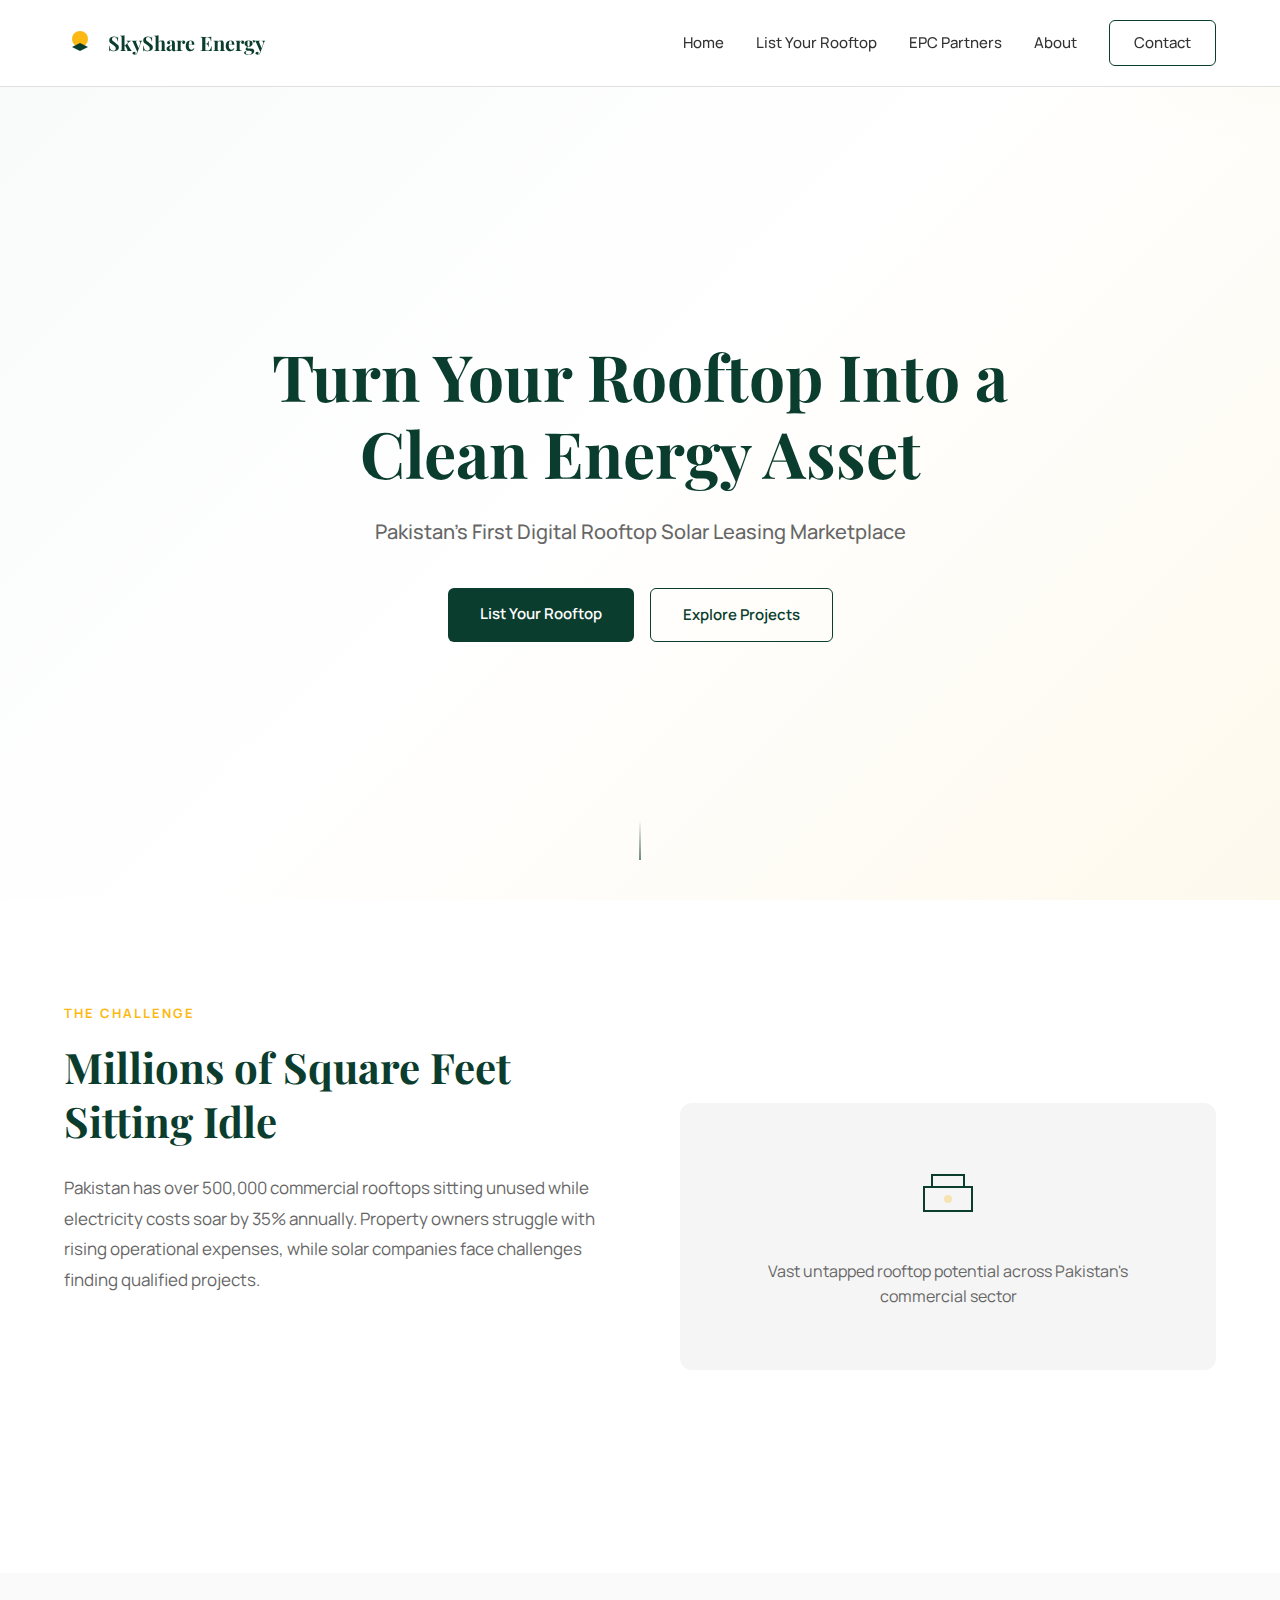
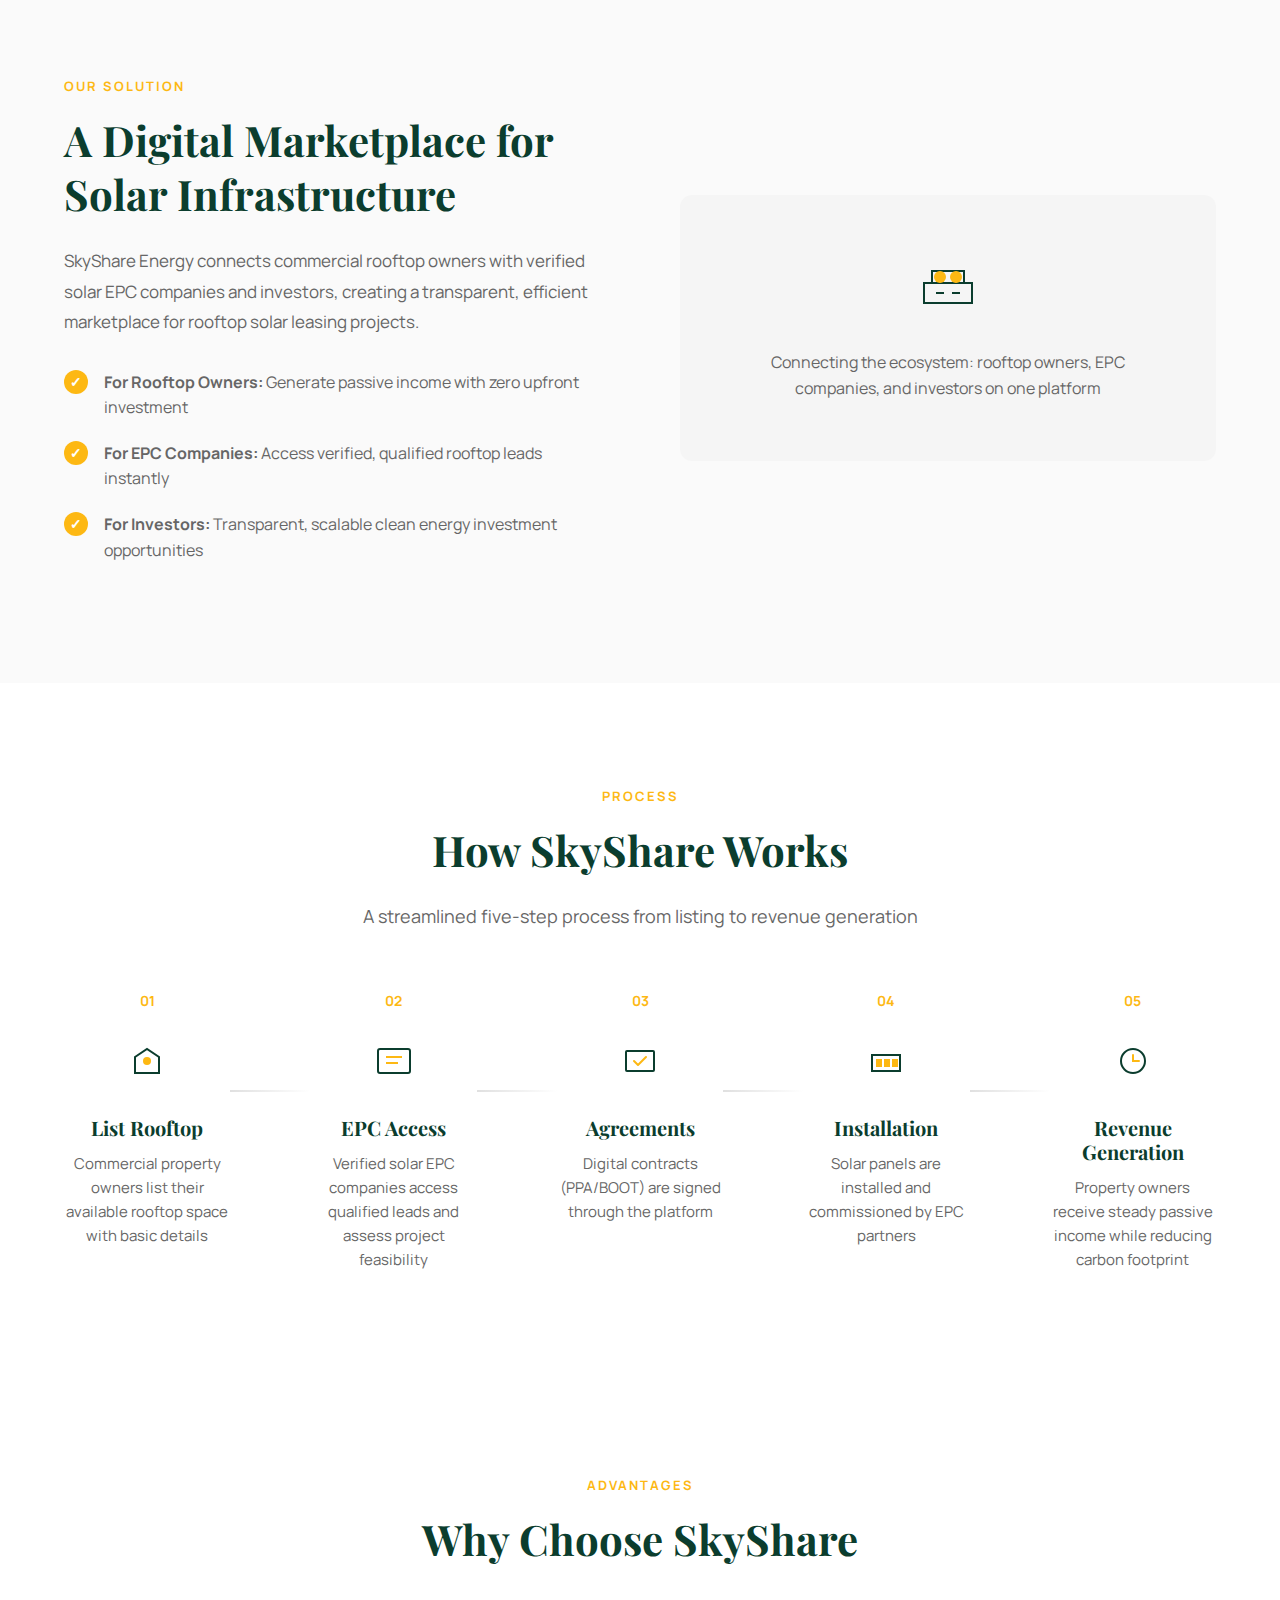
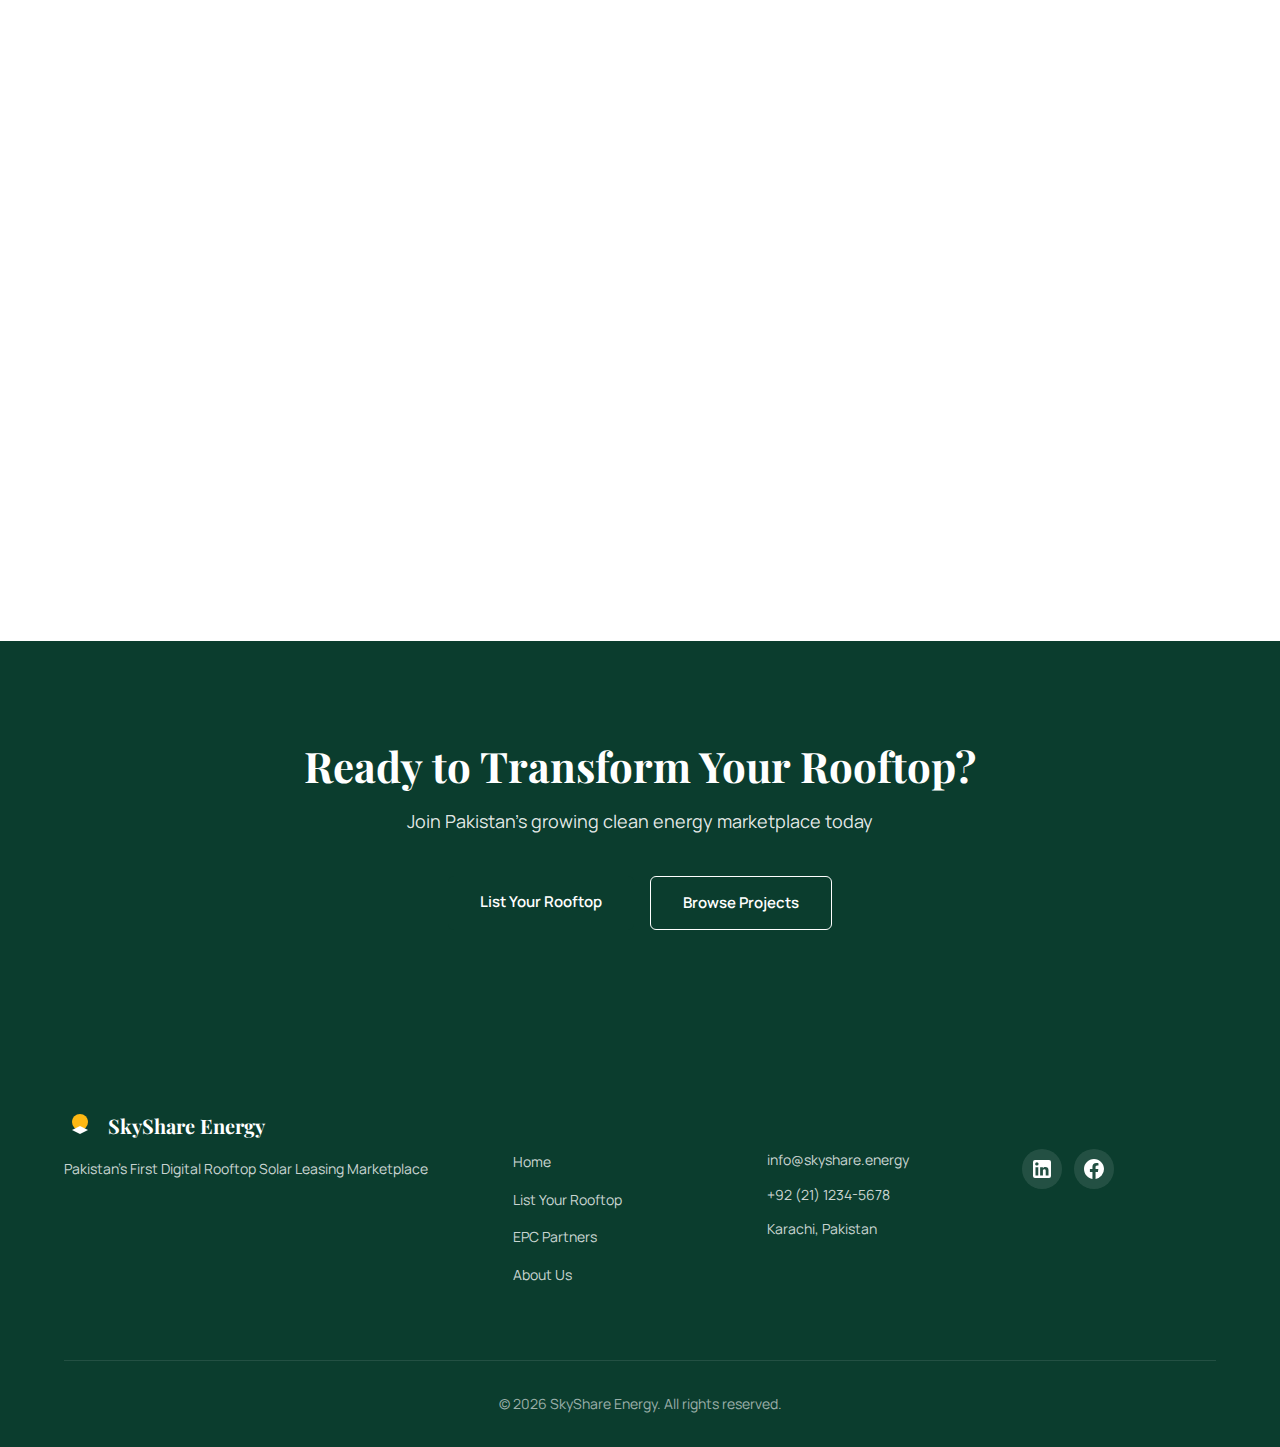
<file: index.html>
<!DOCTYPE html>
<html lang="en">
<head>
    <meta charset="UTF-8">
    <meta name="viewport" content="width=device-width, initial-scale=1.0">
    <title>SkyShare Energy - Pakistan's First Digital Rooftop Solar Leasing Marketplace</title>
    <link rel="stylesheet" href="styles.css">
    <link rel="preconnect" href="https://fonts.googleapis.com">
    <link rel="preconnect" href="https://fonts.gstatic.com" crossorigin>
    <link href="https://fonts.googleapis.com/css2?family=Playfair+Display:wght@600;700&family=Manrope:wght@400;500;600;700&display=swap" rel="stylesheet">
</head>
<body>
    <!-- Navigation -->
    <nav class="navbar">
        <div class="container">
            <div class="nav-content">
                <div class="logo">
                    <svg width="32" height="32" viewBox="0 0 32 32" fill="none">
                        <circle cx="16" cy="12" r="8" fill="#FDB813"/>
                        <path d="M8 20 L16 16 L24 20 L16 24 Z" fill="#0B3D2E"/>
                    </svg>
                    <span>SkyShare Energy</span>
                </div>
                <div class="nav-links">
                    <a href="index.html">Home</a>
                    <a href="rooftop-owner.html">List Your Rooftop</a>
                    <a href="epc-dashboard.html">EPC Partners</a>
                    <a href="about.html">About</a>
                    <a href="contact.html" class="btn-secondary">Contact</a>
                </div>
                <div class="mobile-menu-toggle">
                    <span></span>
                    <span></span>
                    <span></span>
                </div>
            </div>
        </div>
    </nav>

    <!-- Hero Section -->
    <section class="hero">
        <div class="hero-background"></div>
        <div class="container">
            <div class="hero-content">
                <h1 class="hero-title">Turn Your Rooftop Into a Clean Energy Asset</h1>
                <p class="hero-subtitle">Pakistan's First Digital Rooftop Solar Leasing Marketplace</p>
                <div class="hero-cta">
                    <a href="rooftop-owner.html" class="btn-primary">List Your Rooftop</a>
                    <a href="epc-dashboard.html" class="btn-outline">Explore Projects</a>
                </div>
            </div>
        </div>
        <div class="scroll-indicator">
            <div class="scroll-line"></div>
        </div>
    </section>

    <!-- Problem Section -->
    <section class="section problem-section">
        <div class="container">
            <div class="section-grid">
                <div class="section-content">
                    <span class="section-label">The Challenge</span>
                    <h2 class="section-title">Millions of Square Feet Sitting Idle</h2>
                    <p class="section-text">Pakistan has over 500,000 commercial rooftops sitting unused while electricity costs soar by 35% annually. Property owners struggle with rising operational expenses, while solar companies face challenges finding qualified projects.</p>
                    <div class="stat-group">
                        <div class="stat-item">
                            <div class="stat-number">500K+</div>
                            <div class="stat-label">Unused Commercial Rooftops</div>
                        </div>
                        <div class="stat-item">
                            <div class="stat-number">35%</div>
                            <div class="stat-label">Annual Electricity Cost Increase</div>
                        </div>
                        <div class="stat-item">
                            <div class="stat-number">12hrs</div>
                            <div class="stat-label">Average Daily Loadshedding</div>
                        </div>
                    </div>
                </div>
                <div class="section-visual">
                    <div class="visual-card">
                        <div class="icon-wrapper problem-icon">
                            <svg width="64" height="64" viewBox="0 0 64 64" fill="none">
                                <rect x="8" y="24" width="48" height="24" stroke="#0B3D2E" stroke-width="2" fill="none"/>
                                <path d="M16 24 L16 12 L48 12 L48 24" stroke="#0B3D2E" stroke-width="2" fill="none"/>
                                <circle cx="32" cy="36" r="4" fill="#FDB813" opacity="0.3"/>
                            </svg>
                        </div>
                        <p>Vast untapped rooftop potential across Pakistan's commercial sector</p>
                    </div>
                </div>
            </div>
        </div>
    </section>

    <!-- Solution Section -->
    <section class="section solution-section">
        <div class="container">
            <div class="section-grid reverse">
                <div class="section-visual">
                    <div class="visual-card solution-card">
                        <div class="icon-wrapper solution-icon">
                            <svg width="64" height="64" viewBox="0 0 64 64" fill="none">
                                <rect x="8" y="28" width="48" height="20" stroke="#0B3D2E" stroke-width="2" fill="none"/>
                                <path d="M16 28 L16 16 L48 16 L48 28" stroke="#0B3D2E" stroke-width="2" fill="none"/>
                                <circle cx="24" cy="22" r="6" fill="#FDB813"/>
                                <circle cx="40" cy="22" r="6" fill="#FDB813"/>
                                <path d="M20 38 L28 38 M36 38 L44 38" stroke="#0B3D2E" stroke-width="2"/>
                            </svg>
                        </div>
                        <p>Connecting the ecosystem: rooftop owners, EPC companies, and investors on one platform</p>
                    </div>
                </div>
                <div class="section-content">
                    <span class="section-label">Our Solution</span>
                    <h2 class="section-title">A Digital Marketplace for Solar Infrastructure</h2>
                    <p class="section-text">SkyShare Energy connects commercial rooftop owners with verified solar EPC companies and investors, creating a transparent, efficient marketplace for rooftop solar leasing projects.</p>
                    <ul class="feature-list">
                        <li>
                            <div class="feature-icon">✓</div>
                            <div>
                                <strong>For Rooftop Owners:</strong> Generate passive income with zero upfront investment
                            </div>
                        </li>
                        <li>
                            <div class="feature-icon">✓</div>
                            <div>
                                <strong>For EPC Companies:</strong> Access verified, qualified rooftop leads instantly
                            </div>
                        </li>
                        <li>
                            <div class="feature-icon">✓</div>
                            <div>
                                <strong>For Investors:</strong> Transparent, scalable clean energy investment opportunities
                            </div>
                        </li>
                    </ul>
                </div>
            </div>
        </div>
    </section>

    <!-- How It Works Section -->
    <section class="section how-it-works">
        <div class="container">
            <div class="section-header center">
                <span class="section-label">Process</span>
                <h2 class="section-title">How SkyShare Works</h2>
                <p class="section-subtitle">A streamlined five-step process from listing to revenue generation</p>
            </div>
            <div class="steps-container">
                <div class="step-item">
                    <div class="step-number">01</div>
                    <div class="step-icon">
                        <svg width="48" height="48" viewBox="0 0 48 48" fill="none">
                            <path d="M12 20 L24 12 L36 20 L36 36 L12 36 Z" stroke="#0B3D2E" stroke-width="2" fill="none"/>
                            <circle cx="24" cy="24" r="4" fill="#FDB813"/>
                        </svg>
                    </div>
                    <h3 class="step-title">List Rooftop</h3>
                    <p class="step-description">Commercial property owners list their available rooftop space with basic details</p>
                </div>
                <div class="step-connector"></div>
                <div class="step-item">
                    <div class="step-number">02</div>
                    <div class="step-icon">
                        <svg width="48" height="48" viewBox="0 0 48 48" fill="none">
                            <rect x="8" y="12" width="32" height="24" rx="2" stroke="#0B3D2E" stroke-width="2" fill="none"/>
                            <path d="M16 20 L32 20 M16 26 L28 26" stroke="#FDB813" stroke-width="2"/>
                        </svg>
                    </div>
                    <h3 class="step-title">EPC Access</h3>
                    <p class="step-description">Verified solar EPC companies access qualified leads and assess project feasibility</p>
                </div>
                <div class="step-connector"></div>
                <div class="step-item">
                    <div class="step-number">03</div>
                    <div class="step-icon">
                        <svg width="48" height="48" viewBox="0 0 48 48" fill="none">
                            <rect x="10" y="14" width="28" height="20" rx="1" stroke="#0B3D2E" stroke-width="2" fill="none"/>
                            <path d="M18 24 L22 28 L30 20" stroke="#FDB813" stroke-width="2" stroke-linecap="round" stroke-linejoin="round"/>
                        </svg>
                    </div>
                    <h3 class="step-title">Agreements</h3>
                    <p class="step-description">Digital contracts (PPA/BOOT) are signed through the platform</p>
                </div>
                <div class="step-connector"></div>
                <div class="step-item">
                    <div class="step-number">04</div>
                    <div class="step-icon">
                        <svg width="48" height="48" viewBox="0 0 48 48" fill="none">
                            <rect x="10" y="18" width="28" height="16" stroke="#0B3D2E" stroke-width="2" fill="none"/>
                            <rect x="14" y="22" width="6" height="8" fill="#FDB813"/>
                            <rect x="22" y="22" width="6" height="8" fill="#FDB813"/>
                            <rect x="30" y="22" width="6" height="8" fill="#FDB813"/>
                        </svg>
                    </div>
                    <h3 class="step-title">Installation</h3>
                    <p class="step-description">Solar panels are installed and commissioned by EPC partners</p>
                </div>
                <div class="step-connector"></div>
                <div class="step-item">
                    <div class="step-number">05</div>
                    <div class="step-icon">
                        <svg width="48" height="48" viewBox="0 0 48 48" fill="none">
                            <circle cx="24" cy="24" r="12" stroke="#0B3D2E" stroke-width="2" fill="none"/>
                            <path d="M24 18 L24 24 L30 24" stroke="#FDB813" stroke-width="2" stroke-linecap="round"/>
                        </svg>
                    </div>
                    <h3 class="step-title">Revenue Generation</h3>
                    <p class="step-description">Property owners receive steady passive income while reducing carbon footprint</p>
                </div>
            </div>
        </div>
    </section>

    <!-- Why SkyShare Section -->
    <section class="section why-section">
        <div class="container">
            <div class="section-header center">
                <span class="section-label">Advantages</span>
                <h2 class="section-title">Why Choose SkyShare</h2>
            </div>
            <div class="benefits-grid">
                <div class="benefit-card">
                    <div class="benefit-icon">
                        <svg width="40" height="40" viewBox="0 0 40 40" fill="none">
                            <path d="M20 8 L26 14 L20 20 L14 14 Z" fill="#FDB813"/>
                            <rect x="12" y="22" width="16" height="10" stroke="#0B3D2E" stroke-width="2" fill="none"/>
                        </svg>
                    </div>
                    <h3 class="benefit-title">Verified Listings</h3>
                    <p class="benefit-description">All rooftop properties are verified with legal documentation and technical assessments</p>
                </div>
                <div class="benefit-card">
                    <div class="benefit-icon">
                        <svg width="40" height="40" viewBox="0 0 40 40" fill="none">
                            <rect x="8" y="12" width="24" height="16" rx="1" stroke="#0B3D2E" stroke-width="2" fill="none"/>
                            <path d="M16 18 L20 22 L24 18" stroke="#FDB813" stroke-width="2" stroke-linecap="round" stroke-linejoin="round"/>
                        </svg>
                    </div>
                    <h3 class="benefit-title">Secure Agreements</h3>
                    <p class="benefit-description">Standardized contracts with transparent terms protecting all stakeholders</p>
                </div>
                <div class="benefit-card">
                    <div class="benefit-icon">
                        <svg width="40" height="40" viewBox="0 0 40 40" fill="none">
                            <path d="M8 28 L15 20 L20 24 L28 14 L32 18" stroke="#FDB813" stroke-width="2" stroke-linecap="round" stroke-linejoin="round" fill="none"/>
                            <rect x="6" y="10" width="28" height="22" stroke="#0B3D2E" stroke-width="2" fill="none"/>
                        </svg>
                    </div>
                    <h3 class="benefit-title">Performance Tracking</h3>
                    <p class="benefit-description">Real-time monitoring dashboards showing energy generation and financial metrics</p>
                </div>
                <div class="benefit-card">
                    <div class="benefit-icon">
                        <svg width="40" height="40" viewBox="0 0 40 40" fill="none">
                            <circle cx="20" cy="20" r="10" stroke="#0B3D2E" stroke-width="2" fill="none"/>
                            <circle cx="12" cy="20" r="6" stroke="#FDB813" stroke-width="2" fill="none"/>
                            <circle cx="28" cy="20" r="6" stroke="#FDB813" stroke-width="2" fill="none"/>
                        </svg>
                    </div>
                    <h3 class="benefit-title">Scalable Platform</h3>
                    <p class="benefit-description">Digital infrastructure ready to handle thousands of projects nationwide</p>
                </div>
            </div>
        </div>
    </section>

    <!-- CTA Section -->
    <section class="cta-section">
        <div class="container">
            <div class="cta-content">
                <h2 class="cta-title">Ready to Transform Your Rooftop?</h2>
                <p class="cta-text">Join Pakistan's growing clean energy marketplace today</p>
                <div class="cta-buttons">
                    <a href="rooftop-owner.html" class="btn-primary">List Your Rooftop</a>
                    <a href="epc-dashboard.html" class="btn-outline-light">Browse Projects</a>
                </div>
            </div>
        </div>
    </section>

    <!-- Footer -->
    <footer class="footer" id="contact">
        <div class="container">
            <div class="footer-grid">
                <div class="footer-col">
                    <div class="footer-logo">
                        <svg width="32" height="32" viewBox="0 0 32 32" fill="none">
                            <circle cx="16" cy="12" r="8" fill="#FDB813"/>
                            <path d="M8 20 L16 16 L24 20 L16 24 Z" fill="white"/>
                        </svg>
                        <span>SkyShare Energy</span>
                    </div>
                    <p class="footer-tagline">Pakistan's First Digital Rooftop Solar Leasing Marketplace</p>
                </div>
                <div class="footer-col">
                    <h4 class="footer-heading">Quick Links</h4>
                    <ul class="footer-links">
                        <li><a href="index.html">Home</a></li>
                        <li><a href="rooftop-owner.html">List Your Rooftop</a></li>
                        <li><a href="epc-dashboard.html">EPC Partners</a></li>
                        <li><a href="about.html">About Us</a></li>
                    </ul>
                </div>
                <div class="footer-col">
                    <h4 class="footer-heading">Contact</h4>
                    <ul class="footer-contact">
                        <li>info@skyshare.energy</li>
                        <li>+92 (21) 1234-5678</li>
                        <li>Karachi, Pakistan</li>
                    </ul>
                </div>
                <div class="footer-col">
                    <h4 class="footer-heading">Follow Us</h4>
                    <div class="social-links">
                        <a href="#" class="social-link">
                            <svg width="24" height="24" viewBox="0 0 24 24" fill="currentColor">
                                <path d="M19 3a2 2 0 0 1 2 2v14a2 2 0 0 1-2 2H5a2 2 0 0 1-2-2V5a2 2 0 0 1 2-2h14m-.5 15.5v-5.3a3.26 3.26 0 0 0-3.26-3.26c-.85 0-1.84.52-2.32 1.3v-1.11h-2.79v8.37h2.79v-4.93c0-.77.62-1.4 1.39-1.4a1.4 1.4 0 0 1 1.4 1.4v4.93h2.79M6.88 8.56a1.68 1.68 0 0 0 1.68-1.68c0-.93-.75-1.69-1.68-1.69a1.69 1.69 0 0 0-1.69 1.69c0 .93.76 1.68 1.69 1.68m1.39 9.94v-8.37H5.5v8.37h2.77z"/>
                            </svg>
                        </a>
                        <a href="#" class="social-link">
                            <svg width="24" height="24" viewBox="0 0 24 24" fill="currentColor">
                                <path d="M12 2.04C6.5 2.04 2 6.53 2 12.06C2 17.06 5.66 21.21 10.44 21.96V14.96H7.9V12.06H10.44V9.85C10.44 7.34 11.93 5.96 14.22 5.96C15.31 5.96 16.45 6.15 16.45 6.15V8.62H15.19C13.95 8.62 13.56 9.39 13.56 10.18V12.06H16.34L15.89 14.96H13.56V21.96A10 10 0 0 0 22 12.06C22 6.53 17.5 2.04 12 2.04Z"/>
                            </svg>
                        </a>
                    </div>
                </div>
            </div>
            <div class="footer-bottom">
                <p>&copy; 2026 SkyShare Energy. All rights reserved.</p>
            </div>
        </div>
    </footer>

    <script src="script.js"></script>
</body>
</html>
</file>
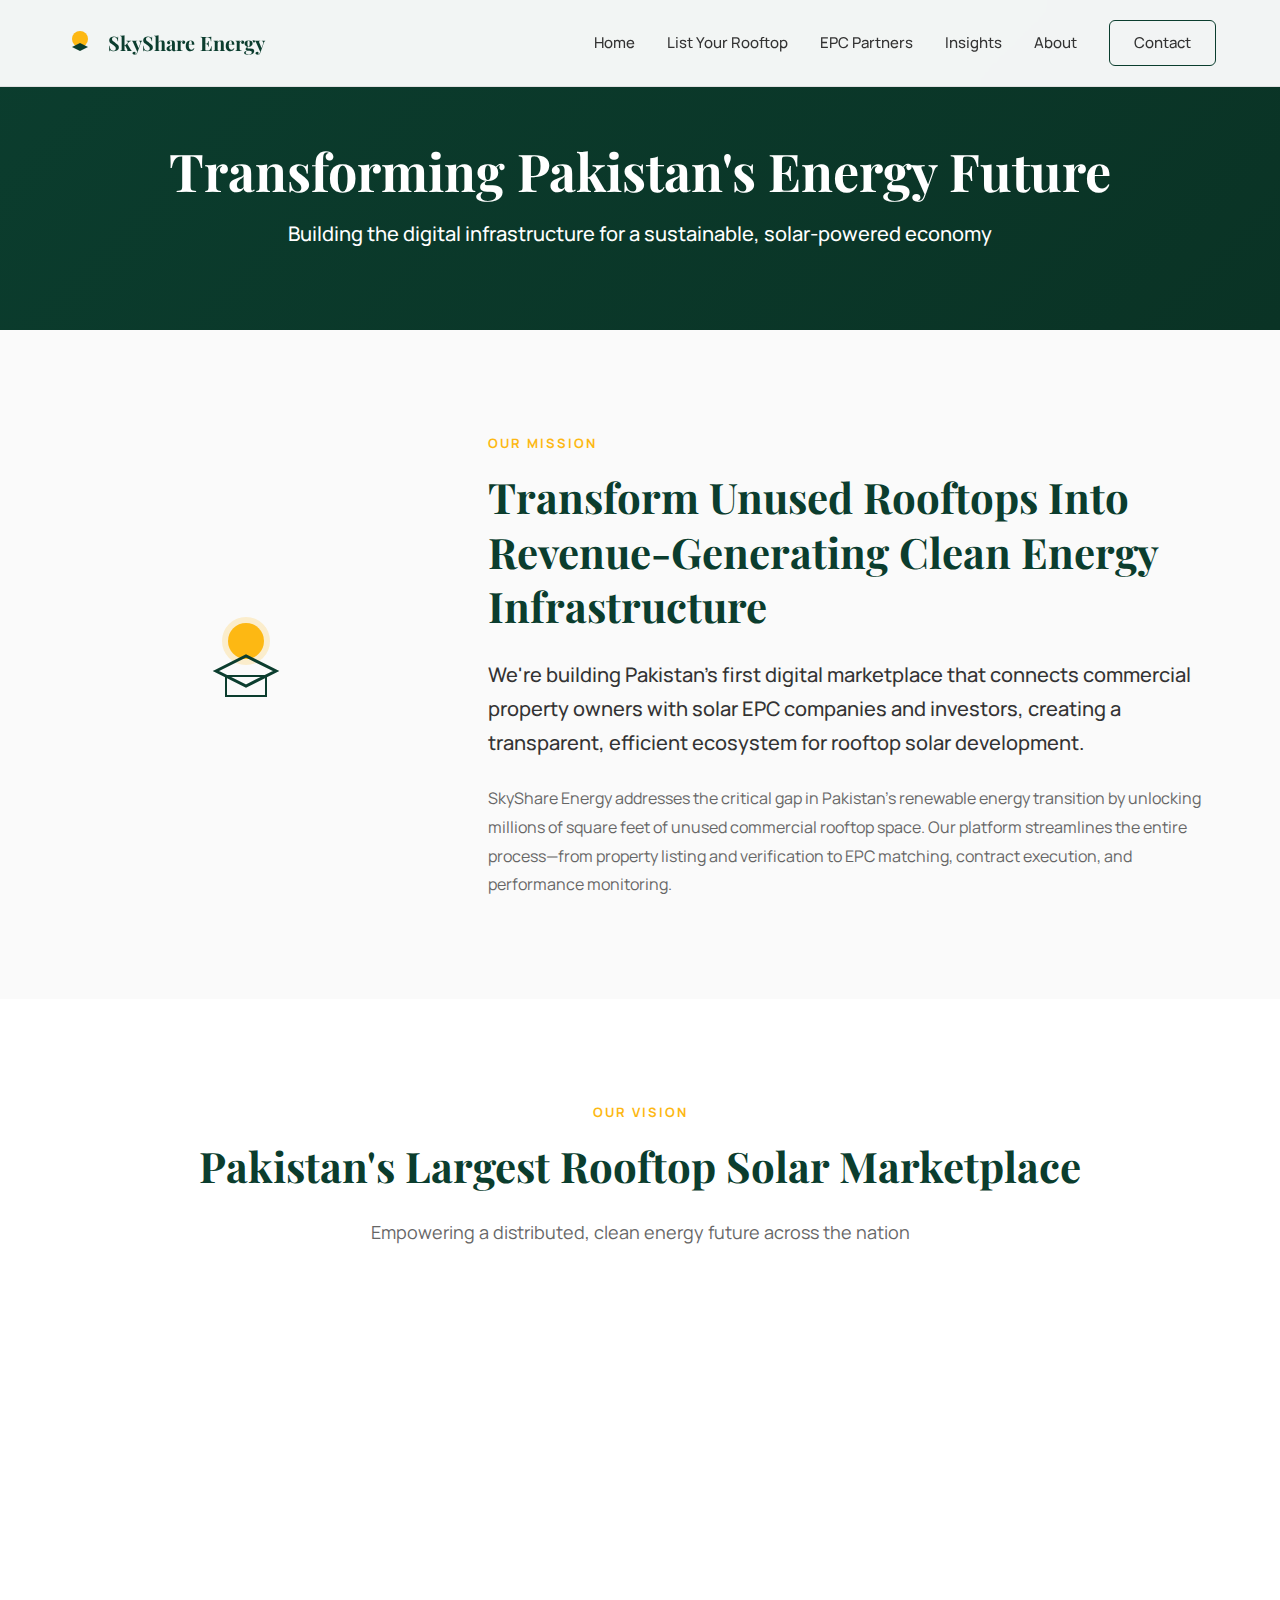
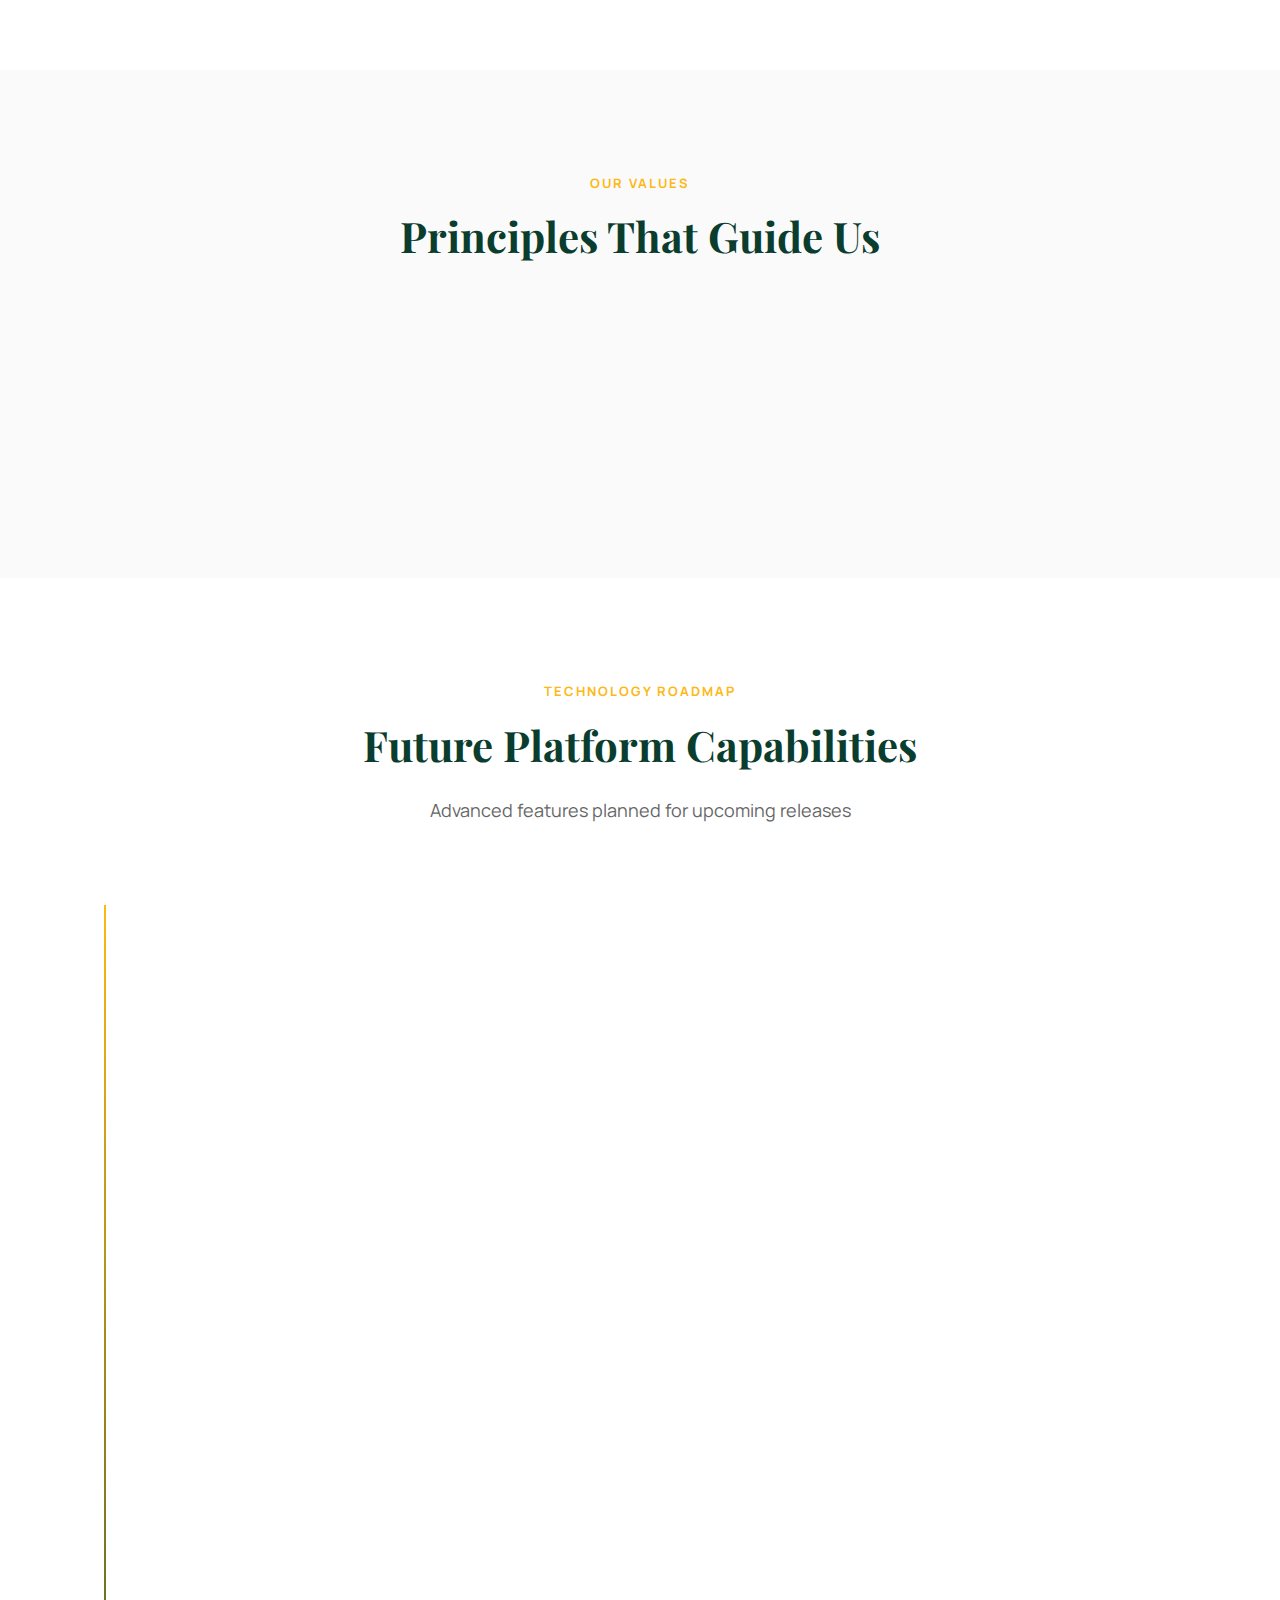
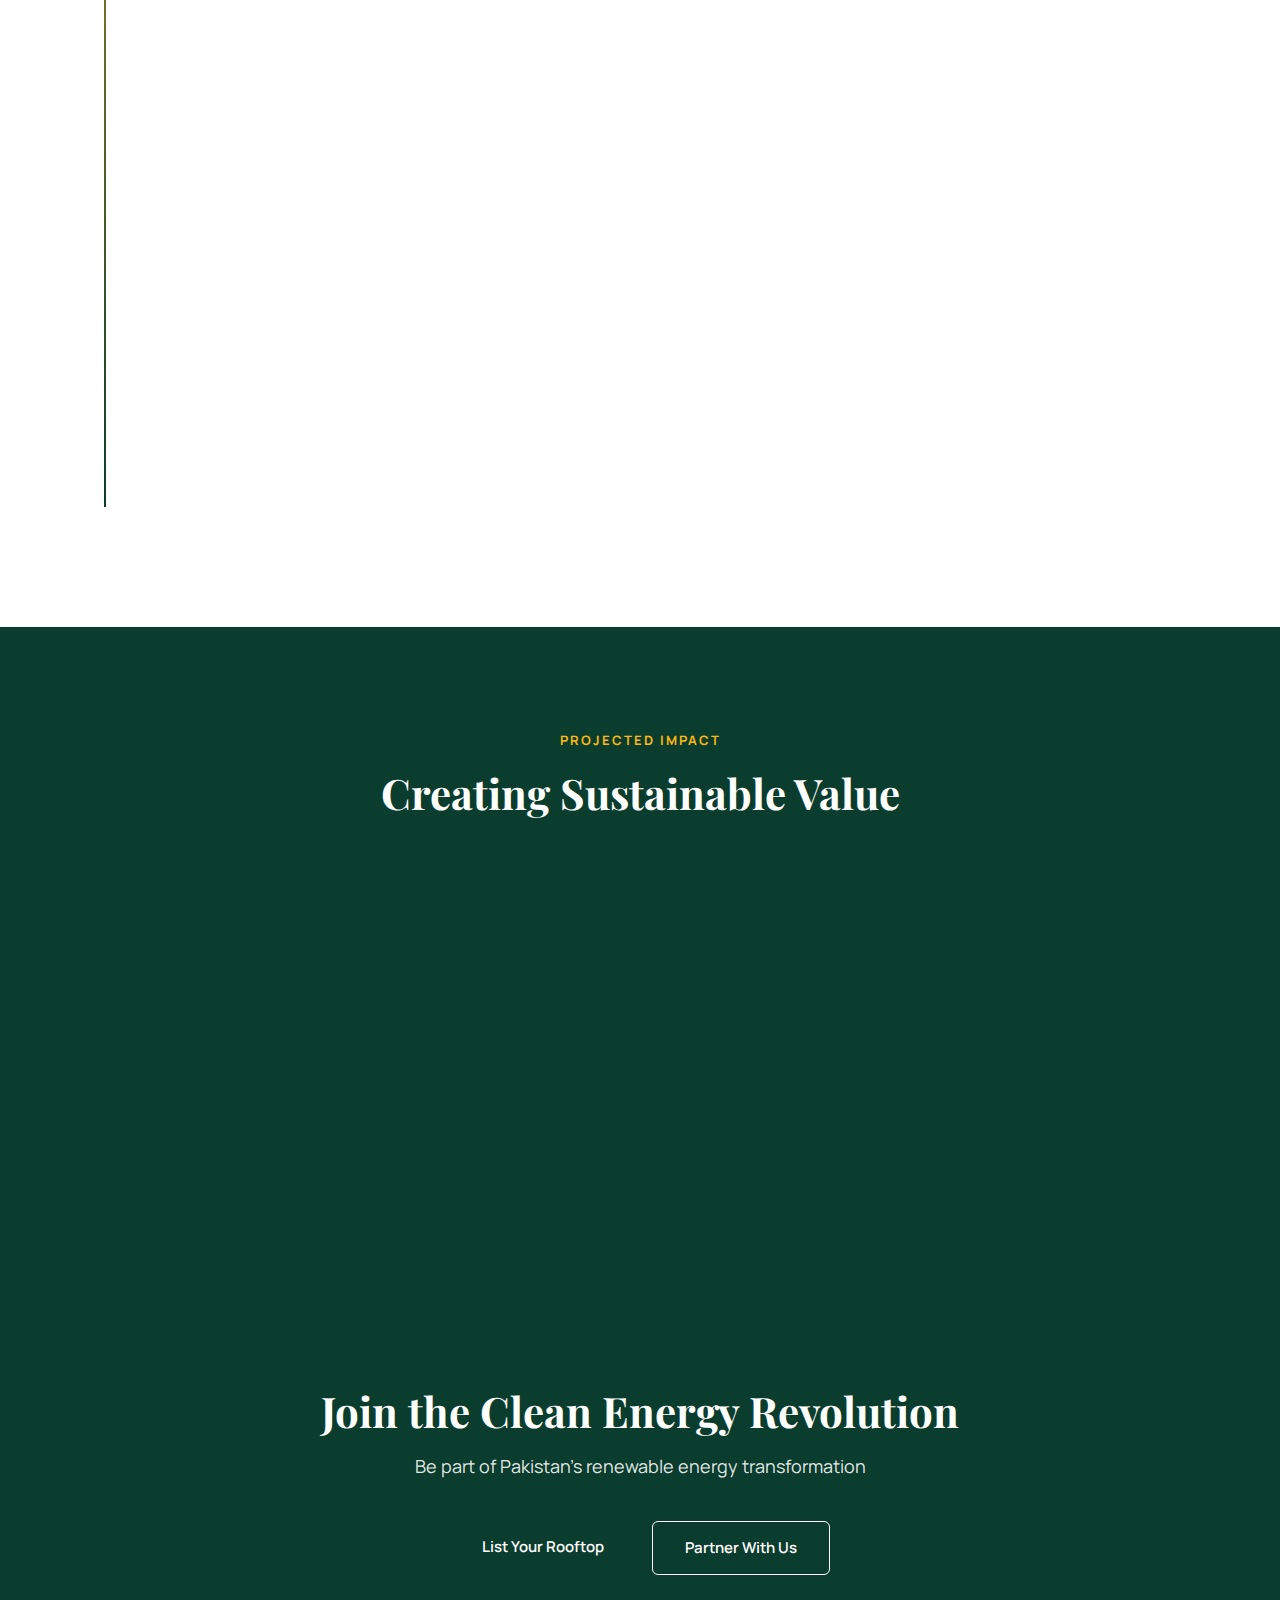
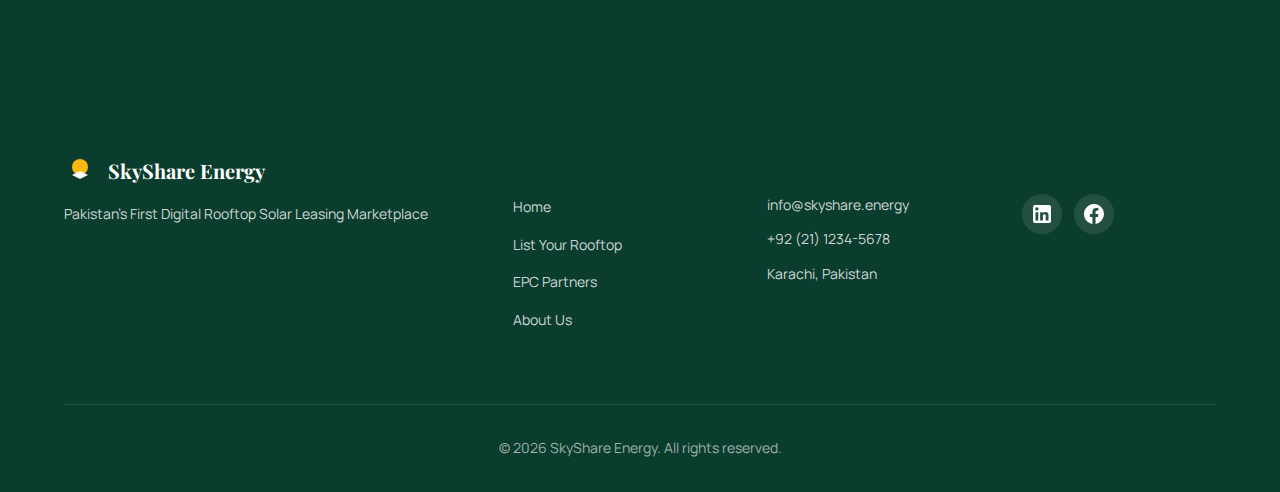
<file: about.html>
<!DOCTYPE html>
<html lang="en">
<head>
    <meta charset="UTF-8">
    <meta name="viewport" content="width=device-width, initial-scale=1.0">
    <title>About & Vision - SkyShare Energy</title>
    <link rel="stylesheet" href="styles.css">
    <link rel="preconnect" href="https://fonts.googleapis.com">
    <link rel="preconnect" href="https://fonts.gstatic.com" crossorigin>
    <link href="https://fonts.googleapis.com/css2?family=Playfair+Display:wght@600;700&family=Manrope:wght@400;500;600;700&display=swap" rel="stylesheet">
</head>
<body>
    <!-- Navigation -->
    <nav class="navbar">
        <div class="container">
            <div class="nav-content">
                <div class="logo">
                    <svg width="32" height="32" viewBox="0 0 32 32" fill="none">
                        <circle cx="16" cy="12" r="8" fill="#FDB813"/>
                        <path d="M8 20 L16 16 L24 20 L16 24 Z" fill="#0B3D2E"/>
                    </svg>
                    <span>SkyShare Energy</span>
                </div>
                <div class="nav-links">
                    <a href="index.html">Home</a>
                    <a href="rooftop-owner.html">List Your Rooftop</a>
                    <a href="epc-dashboard.html">EPC Partners</a>
                    <a href="insights.html">Insights</a>
                    <a href="about.html">About</a>
                    <a href="contact.html" class="btn-secondary">Contact</a>
                </div>
                <div class="mobile-menu-toggle">
                    <span></span>
                    <span></span>
                    <span></span>
                </div>
            </div>
        </div>
    </nav>

    <!-- Page Hero -->
    <section class="page-hero about-hero">
        <div class="container">
            <div class="page-hero-content">
                <h1 class="page-title">Transforming Pakistan's Energy Future</h1>
                <p class="page-subtitle">Building the digital infrastructure for a sustainable, solar-powered economy</p>
            </div>
        </div>
    </section>

    <!-- Mission Section -->
    <section class="section mission-section">
        <div class="container">
            <div class="mission-content">
                <div class="mission-visual">
                    <div class="mission-icon-large">
                        <svg width="120" height="120" viewBox="0 0 120 120" fill="none">
                            <circle cx="60" cy="40" r="24" fill="#FDB813" opacity="0.2"/>
                            <circle cx="60" cy="40" r="18" fill="#FDB813"/>
                            <path d="M30 70 L60 55 L90 70 L60 85 Z" stroke="#0B3D2E" stroke-width="3" fill="none"/>
                            <rect x="40" y="75" width="40" height="20" stroke="#0B3D2E" stroke-width="2" fill="none"/>
                        </svg>
                    </div>
                </div>
                <div class="mission-text">
                    <span class="section-label">Our Mission</span>
                    <h2 class="section-title">Transform Unused Rooftops Into Revenue-Generating Clean Energy Infrastructure</h2>
                    <p class="large-text">We're building Pakistan's first digital marketplace that connects commercial property owners with solar EPC companies and investors, creating a transparent, efficient ecosystem for rooftop solar development.</p>
                    <p class="mission-description">SkyShare Energy addresses the critical gap in Pakistan's renewable energy transition by unlocking millions of square feet of unused commercial rooftop space. Our platform streamlines the entire process—from property listing and verification to EPC matching, contract execution, and performance monitoring.</p>
                </div>
            </div>
        </div>
    </section>

    <!-- Vision Section -->
    <section class="section vision-section">
        <div class="container">
            <div class="section-header center">
                <span class="section-label">Our Vision</span>
                <h2 class="section-title">Pakistan's Largest Rooftop Solar Marketplace</h2>
                <p class="section-subtitle">Empowering a distributed, clean energy future across the nation</p>
            </div>
            <div class="vision-grid">
                <div class="vision-card">
                    <div class="vision-number">2025</div>
                    <h3 class="vision-card-title">Launch Phase</h3>
                    <p class="vision-card-text">Establish marketplace in Karachi with 100+ verified commercial properties and 10+ EPC partners</p>
                </div>
                <div class="vision-card">
                    <div class="vision-number">2026</div>
                    <h3 class="vision-card-title">National Expansion</h3>
                    <p class="vision-card-text">Scale to Lahore, Islamabad, and Faisalabad. Onboard 500+ rooftops and facilitate 100 MW of installations</p>
                </div>
                <div class="vision-card">
                    <div class="vision-number">2027</div>
                    <h3 class="vision-card-title">Market Leadership</h3>
                    <p class="vision-card-text">Become Pakistan's #1 rooftop solar platform with 2,000+ active projects and 500 MW capacity</p>
                </div>
                <div class="vision-card">
                    <div class="vision-number">2028</div>
                    <h3 class="vision-card-title">Regional Impact</h3>
                    <p class="vision-card-text">Expand to Bangladesh and Sri Lanka, facilitating 1 GW of distributed solar capacity across South Asia</p>
                </div>
            </div>
        </div>
    </section>

    <!-- Values Section -->
    <section class="section values-section">
        <div class="container">
            <div class="section-header center">
                <span class="section-label">Our Values</span>
                <h2 class="section-title">Principles That Guide Us</h2>
            </div>
            <div class="values-grid">
                <div class="value-item">
                    <div class="value-icon">
                        <svg width="48" height="48" viewBox="0 0 48 48" fill="none">
                            <path d="M24 8 L30 14 L24 20 L18 14 Z" fill="#FDB813"/>
                            <rect x="16" y="22" width="16" height="14" stroke="#0B3D2E" stroke-width="2" fill="none"/>
                        </svg>
                    </div>
                    <h3 class="value-title">Transparency</h3>
                    <p class="value-text">Clear contracts, verified data, and honest communication at every stage</p>
                </div>
                <div class="value-item">
                    <div class="value-icon">
                        <svg width="48" height="48" viewBox="0 0 48 48" fill="none">
                            <circle cx="24" cy="24" r="12" stroke="#FDB813" stroke-width="2" fill="none"/>
                            <circle cx="24" cy="24" r="6" fill="#0B3D2E"/>
                        </svg>
                    </div>
                    <h3 class="value-title">Sustainability</h3>
                    <p class="value-text">Environmental impact drives every decision we make</p>
                </div>
                <div class="value-item">
                    <div class="value-icon">
                        <svg width="48" height="48" viewBox="0 0 48 48" fill="none">
                            <path d="M18 24 L22 28 L30 18" stroke="#FDB813" stroke-width="3" stroke-linecap="round" stroke-linejoin="round"/>
                            <rect x="12" y="12" width="24" height="24" stroke="#0B3D2E" stroke-width="2" fill="none"/>
                        </svg>
                    </div>
                    <h3 class="value-title">Reliability</h3>
                    <p class="value-text">Rigorous verification and quality standards for all stakeholders</p>
                </div>
                <div class="value-item">
                    <div class="value-icon">
                        <svg width="48" height="48" viewBox="0 0 48 48" fill="none">
                            <path d="M12 24 L18 18 L24 22 L36 12" stroke="#FDB813" stroke-width="2" stroke-linecap="round" stroke-linejoin="round" fill="none"/>
                            <rect x="10" y="10" width="28" height="28" stroke="#0B3D2E" stroke-width="2" fill="none"/>
                        </svg>
                    </div>
                    <h3 class="value-title">Innovation</h3>
                    <p class="value-text">Leveraging technology to solve complex infrastructure challenges</p>
                </div>
            </div>
        </div>
    </section>

    <!-- Roadmap Section -->
    <section class="section roadmap-section">
        <div class="container">
            <div class="section-header center">
                <span class="section-label">Technology Roadmap</span>
                <h2 class="section-title">Future Platform Capabilities</h2>
                <p class="section-subtitle">Advanced features planned for upcoming releases</p>
            </div>
            <div class="roadmap-timeline">
                <div class="roadmap-item">
                    <div class="roadmap-marker">
                        <div class="roadmap-dot"></div>
                    </div>
                    <div class="roadmap-content">
                        <div class="roadmap-phase">Phase 1 - Q2 2026</div>
                        <h3 class="roadmap-title">AI-Based Rooftop Feasibility Scoring</h3>
                        <p class="roadmap-description">Machine learning algorithms to automatically assess rooftop suitability using satellite imagery, analyzing shading, orientation, structural integrity, and surrounding obstructions. Instant feasibility scores for property owners and EPC companies.</p>
                        <ul class="roadmap-features">
                            <li>Automated satellite imagery analysis</li>
                            <li>Shadow mapping and sun path calculation</li>
                            <li>Structural load assessment</li>
                            <li>Real-time feasibility scoring (0-100)</li>
                        </ul>
                    </div>
                </div>

                <div class="roadmap-item">
                    <div class="roadmap-marker">
                        <div class="roadmap-dot"></div>
                    </div>
                    <div class="roadmap-content">
                        <div class="roadmap-phase">Phase 2 - Q3 2026</div>
                        <h3 class="roadmap-title">Solar Yield Prediction Engine</h3>
                        <p class="roadmap-description">Predictive analytics combining historical weather data, location-specific irradiance patterns, and equipment specifications to forecast energy generation with 95%+ accuracy. Financial modeling tools for ROI calculation.</p>
                        <ul class="roadmap-features">
                            <li>15-year energy yield forecasting</li>
                            <li>Weather pattern integration</li>
                            <li>Equipment degradation modeling</li>
                            <li>Financial scenario analysis</li>
                        </ul>
                    </div>
                </div>

                <div class="roadmap-item">
                    <div class="roadmap-marker">
                        <div class="roadmap-dot"></div>
                    </div>
                    <div class="roadmap-content">
                        <div class="roadmap-phase">Phase 3 - Q4 2026</div>
                        <h3 class="roadmap-title">Live Performance Tracking Dashboard</h3>
                        <p class="roadmap-description">Real-time monitoring system integrating with installed inverters and meters to provide live generation data, performance metrics, and predictive maintenance alerts. Mobile app for on-the-go tracking.</p>
                        <ul class="roadmap-features">
                            <li>Real-time energy generation monitoring</li>
                            <li>Performance ratio tracking</li>
                            <li>Fault detection and alerts</li>
                            <li>Revenue tracking and reporting</li>
                        </ul>
                    </div>
                </div>

                <div class="roadmap-item">
                    <div class="roadmap-marker">
                        <div class="roadmap-dot"></div>
                    </div>
                    <div class="roadmap-content">
                        <div class="roadmap-phase">Phase 4 - Q1 2027</div>
                        <h3 class="roadmap-title">Investor Integration Platform</h3>
                        <p class="roadmap-description">Dedicated investor portal enabling institutional and retail investors to browse, evaluate, and invest in packaged solar projects. Fractional ownership models, transparent returns tracking, and secondary market functionality.</p>
                        <ul class="roadmap-features">
                            <li>Project portfolio marketplace</li>
                            <li>Fractional investment options</li>
                            <li>Due diligence documentation</li>
                            <li>Quarterly performance reports</li>
                        </ul>
                    </div>
                </div>
            </div>
        </div>
    </section>

    <!-- Impact Section -->
    <section class="section impact-section">
        <div class="container">
            <div class="section-header center">
                <span class="section-label">Projected Impact</span>
                <h2 class="section-title">Creating Sustainable Value</h2>
            </div>
            <div class="impact-grid">
                <div class="impact-card">
                    <div class="impact-number">500 MW</div>
                    <div class="impact-label">Solar Capacity by 2027</div>
                    <p class="impact-description">Equivalent to powering 150,000 homes with clean energy</p>
                </div>
                <div class="impact-card">
                    <div class="impact-number">400K tons</div>
                    <div class="impact-label">CO₂ Emissions Reduced</div>
                    <p class="impact-description">Annual carbon reduction equal to planting 6 million trees</p>
                </div>
                <div class="impact-card">
                    <div class="impact-number">₨15B</div>
                    <div class="impact-label">Value Unlocked</div>
                    <p class="impact-description">Economic value created for property owners and investors</p>
                </div>
                <div class="impact-card">
                    <div class="impact-number">2,000+</div>
                    <div class="impact-label">Jobs Created</div>
                    <p class="impact-description">Green jobs across installation, maintenance, and operations</p>
                </div>
            </div>
        </div>
    </section>

    <!-- CTA Section -->
    <section class="cta-section">
        <div class="container">
            <div class="cta-content">
                <h2 class="cta-title">Join the Clean Energy Revolution</h2>
                <p class="cta-text">Be part of Pakistan's renewable energy transformation</p>
                <div class="cta-buttons">
                    <a href="rooftop-owner.html" class="btn-primary">List Your Rooftop</a>
                    <a href="index.html#contact" class="btn-outline-light">Partner With Us</a>
                </div>
            </div>
        </div>
    </section>

    <!-- Footer -->
    <footer class="footer">
        <div class="container">
            <div class="footer-grid">
                <div class="footer-col">
                    <div class="footer-logo">
                        <svg width="32" height="32" viewBox="0 0 32 32" fill="none">
                            <circle cx="16" cy="12" r="8" fill="#FDB813"/>
                            <path d="M8 20 L16 16 L24 20 L16 24 Z" fill="white"/>
                        </svg>
                        <span>SkyShare Energy</span>
                    </div>
                    <p class="footer-tagline">Pakistan's First Digital Rooftop Solar Leasing Marketplace</p>
                </div>
                <div class="footer-col">
                    <h4 class="footer-heading">Quick Links</h4>
                    <ul class="footer-links">
                        <li><a href="index.html">Home</a></li>
                        <li><a href="rooftop-owner.html">List Your Rooftop</a></li>
                        <li><a href="epc-dashboard.html">EPC Partners</a></li>
                        <li><a href="about.html">About Us</a></li>
                    </ul>
                </div>
                <div class="footer-col">
                    <h4 class="footer-heading">Contact</h4>
                    <ul class="footer-contact">
                        <li>info@skyshare.energy</li>
                        <li>+92 (21) 1234-5678</li>
                        <li>Karachi, Pakistan</li>
                    </ul>
                </div>
                <div class="footer-col">
                    <h4 class="footer-heading">Follow Us</h4>
                    <div class="social-links">
                        <a href="#" class="social-link">
                            <svg width="24" height="24" viewBox="0 0 24 24" fill="currentColor">
                                <path d="M19 3a2 2 0 0 1 2 2v14a2 2 0 0 1-2 2H5a2 2 0 0 1-2-2V5a2 2 0 0 1 2-2h14m-.5 15.5v-5.3a3.26 3.26 0 0 0-3.26-3.26c-.85 0-1.84.52-2.32 1.3v-1.11h-2.79v8.37h2.79v-4.93c0-.77.62-1.4 1.39-1.4a1.4 1.4 0 0 1 1.4 1.4v4.93h2.79M6.88 8.56a1.68 1.68 0 0 0 1.68-1.68c0-.93-.75-1.69-1.68-1.69a1.69 1.69 0 0 0-1.69 1.69c0 .93.76 1.68 1.69 1.68m1.39 9.94v-8.37H5.5v8.37h2.77z"/>
                            </svg>
                        </a>
                        <a href="#" class="social-link">
                            <svg width="24" height="24" viewBox="0 0 24 24" fill="currentColor">
                                <path d="M12 2.04C6.5 2.04 2 6.53 2 12.06C2 17.06 5.66 21.21 10.44 21.96V14.96H7.9V12.06H10.44V9.85C10.44 7.34 11.93 5.96 14.22 5.96C15.31 5.96 16.45 6.15 16.45 6.15V8.62H15.19C13.95 8.62 13.56 9.39 13.56 10.18V12.06H16.34L15.89 14.96H13.56V21.96A10 10 0 0 0 22 12.06C22 6.53 17.5 2.04 12 2.04Z"/>
                            </svg>
                        </a>
                    </div>
                </div>
            </div>
            <div class="footer-bottom">
                <p>&copy; 2026 SkyShare Energy. All rights reserved.</p>
            </div>
        </div>
    </footer>

    <script src="script.js"></script>
</body>
</html>
</file>
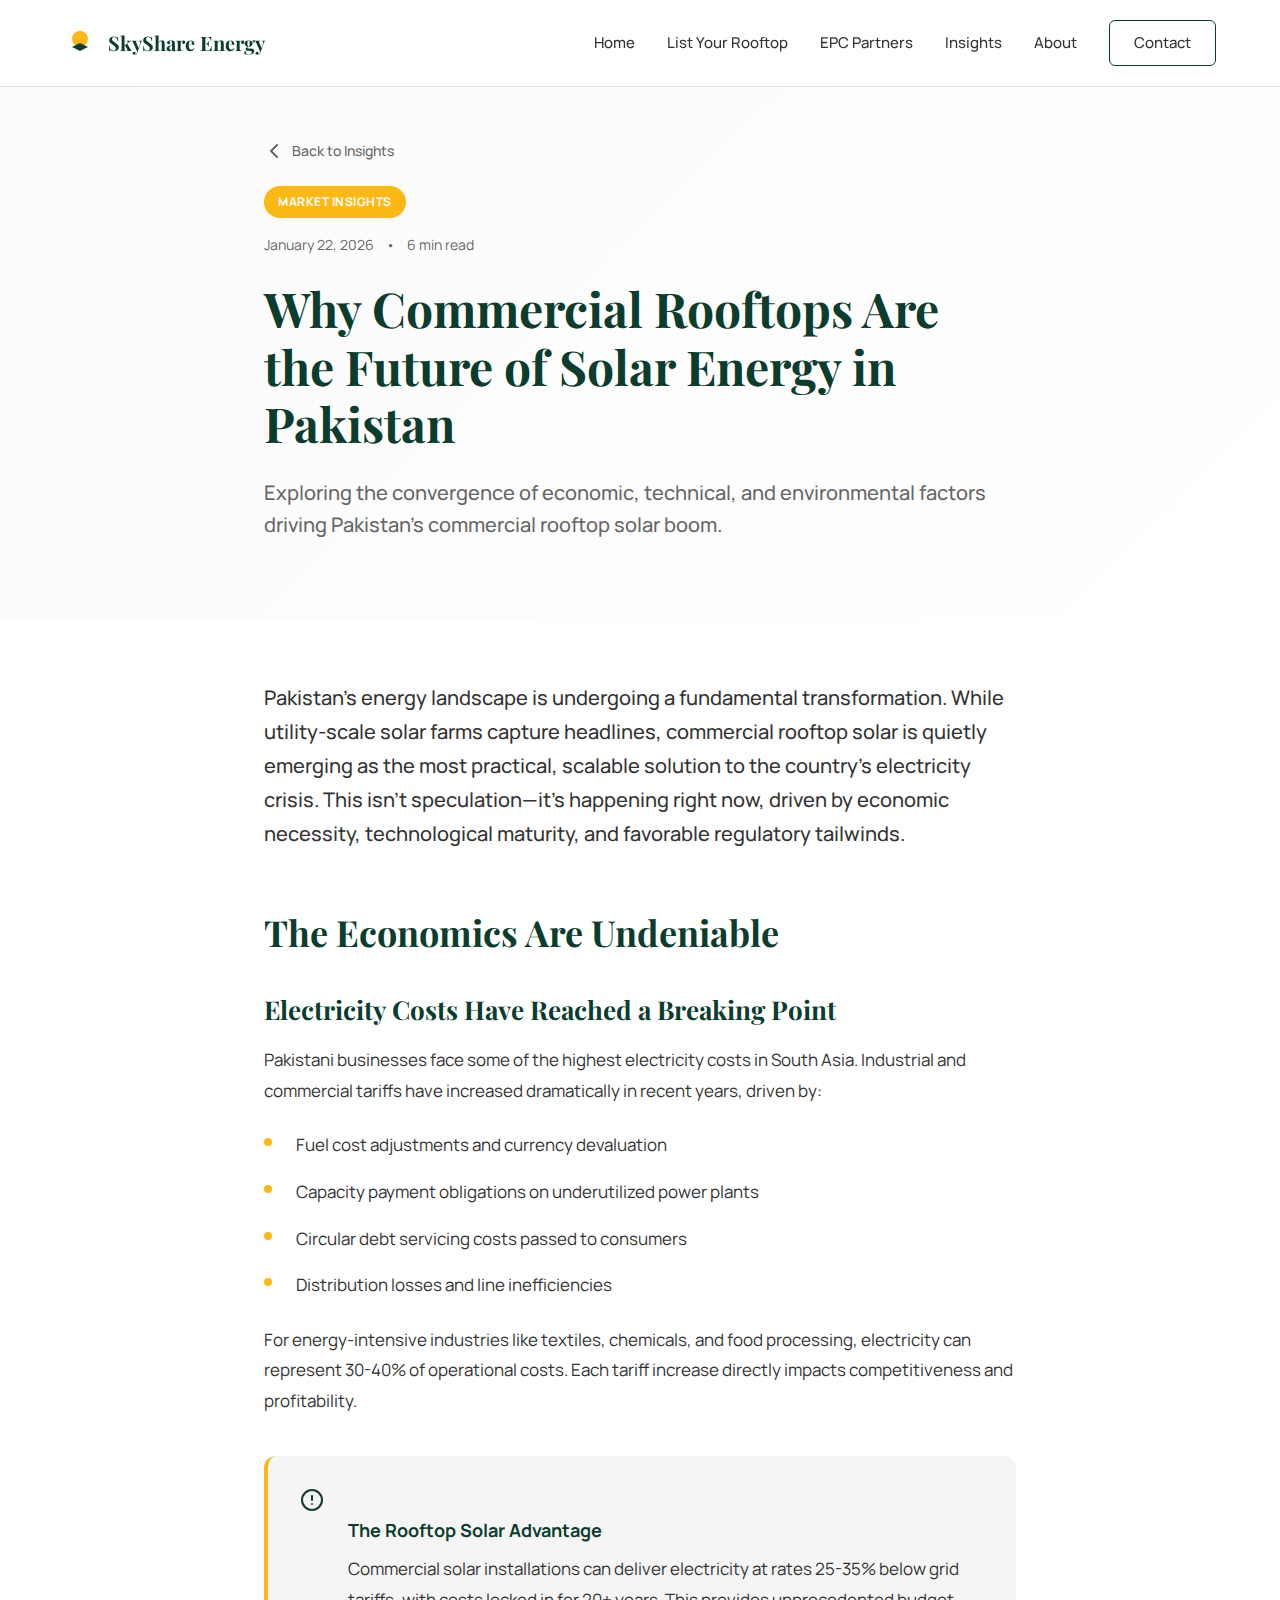
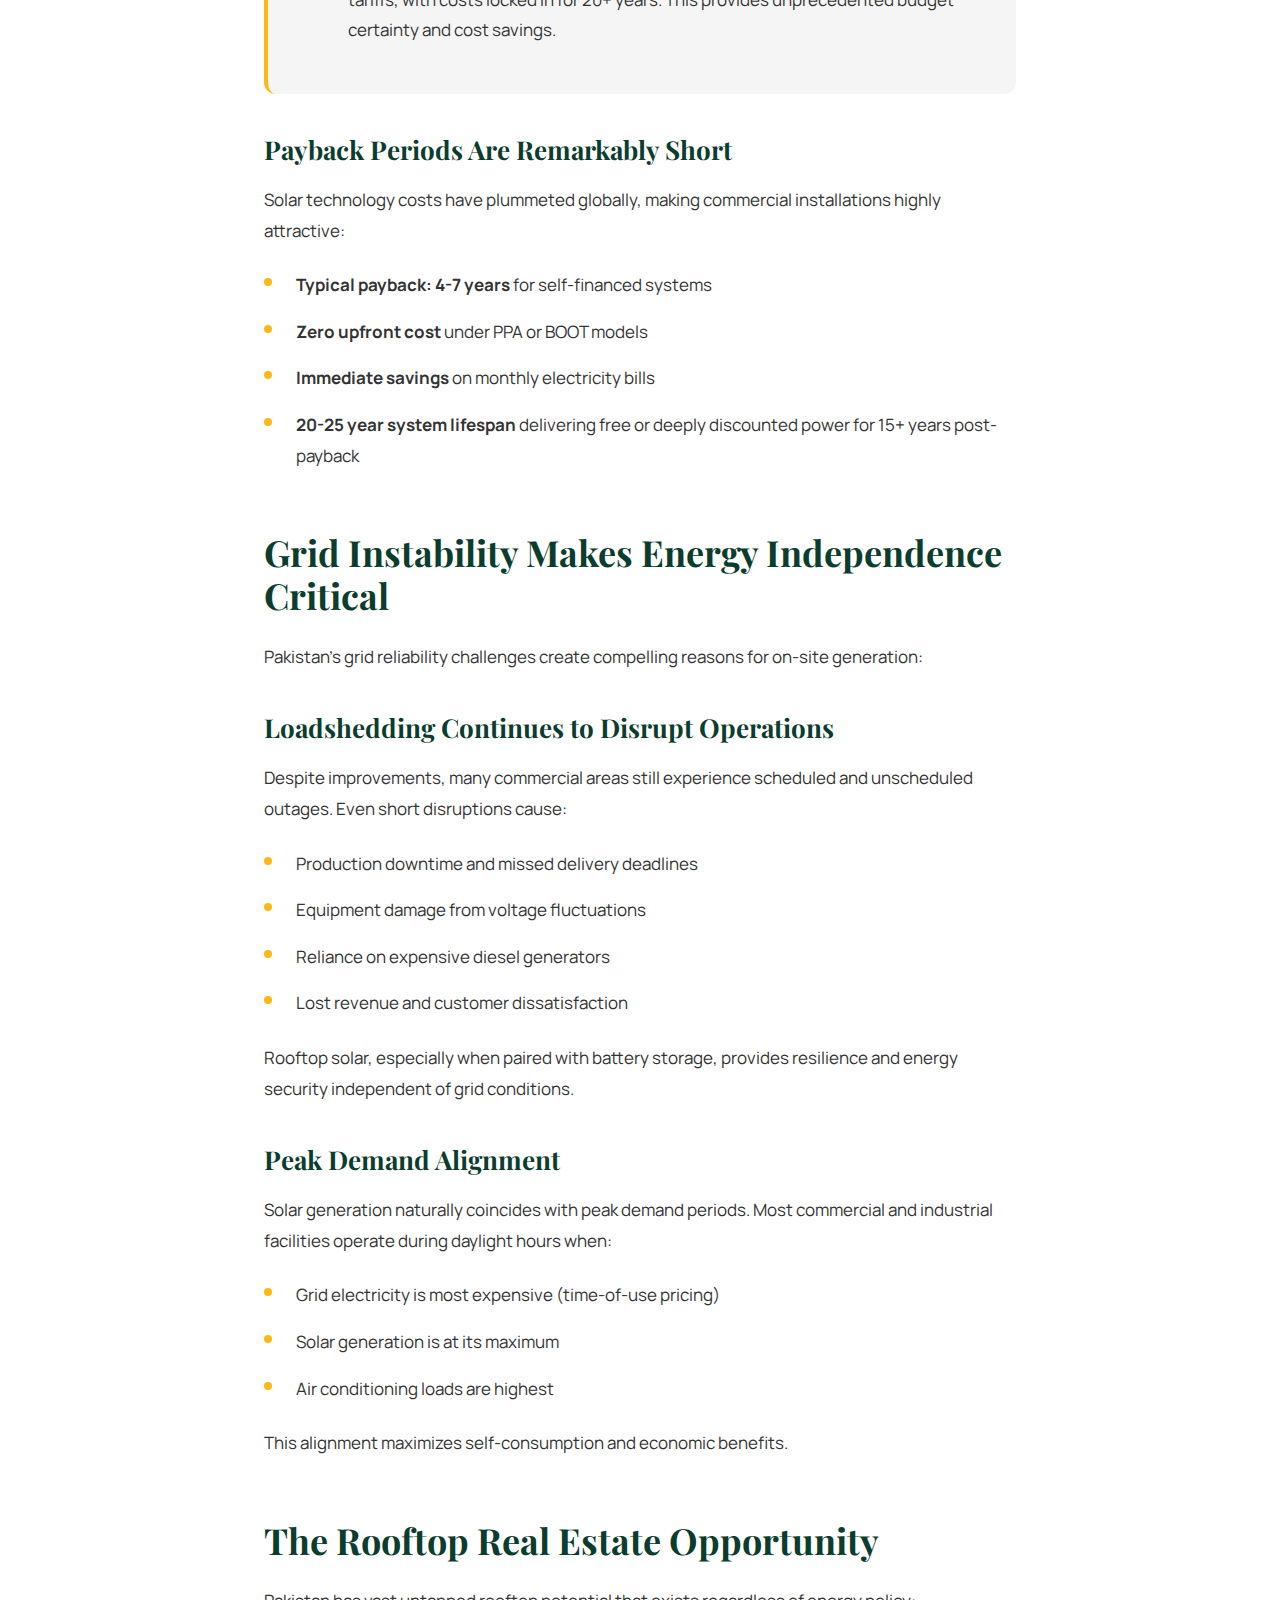
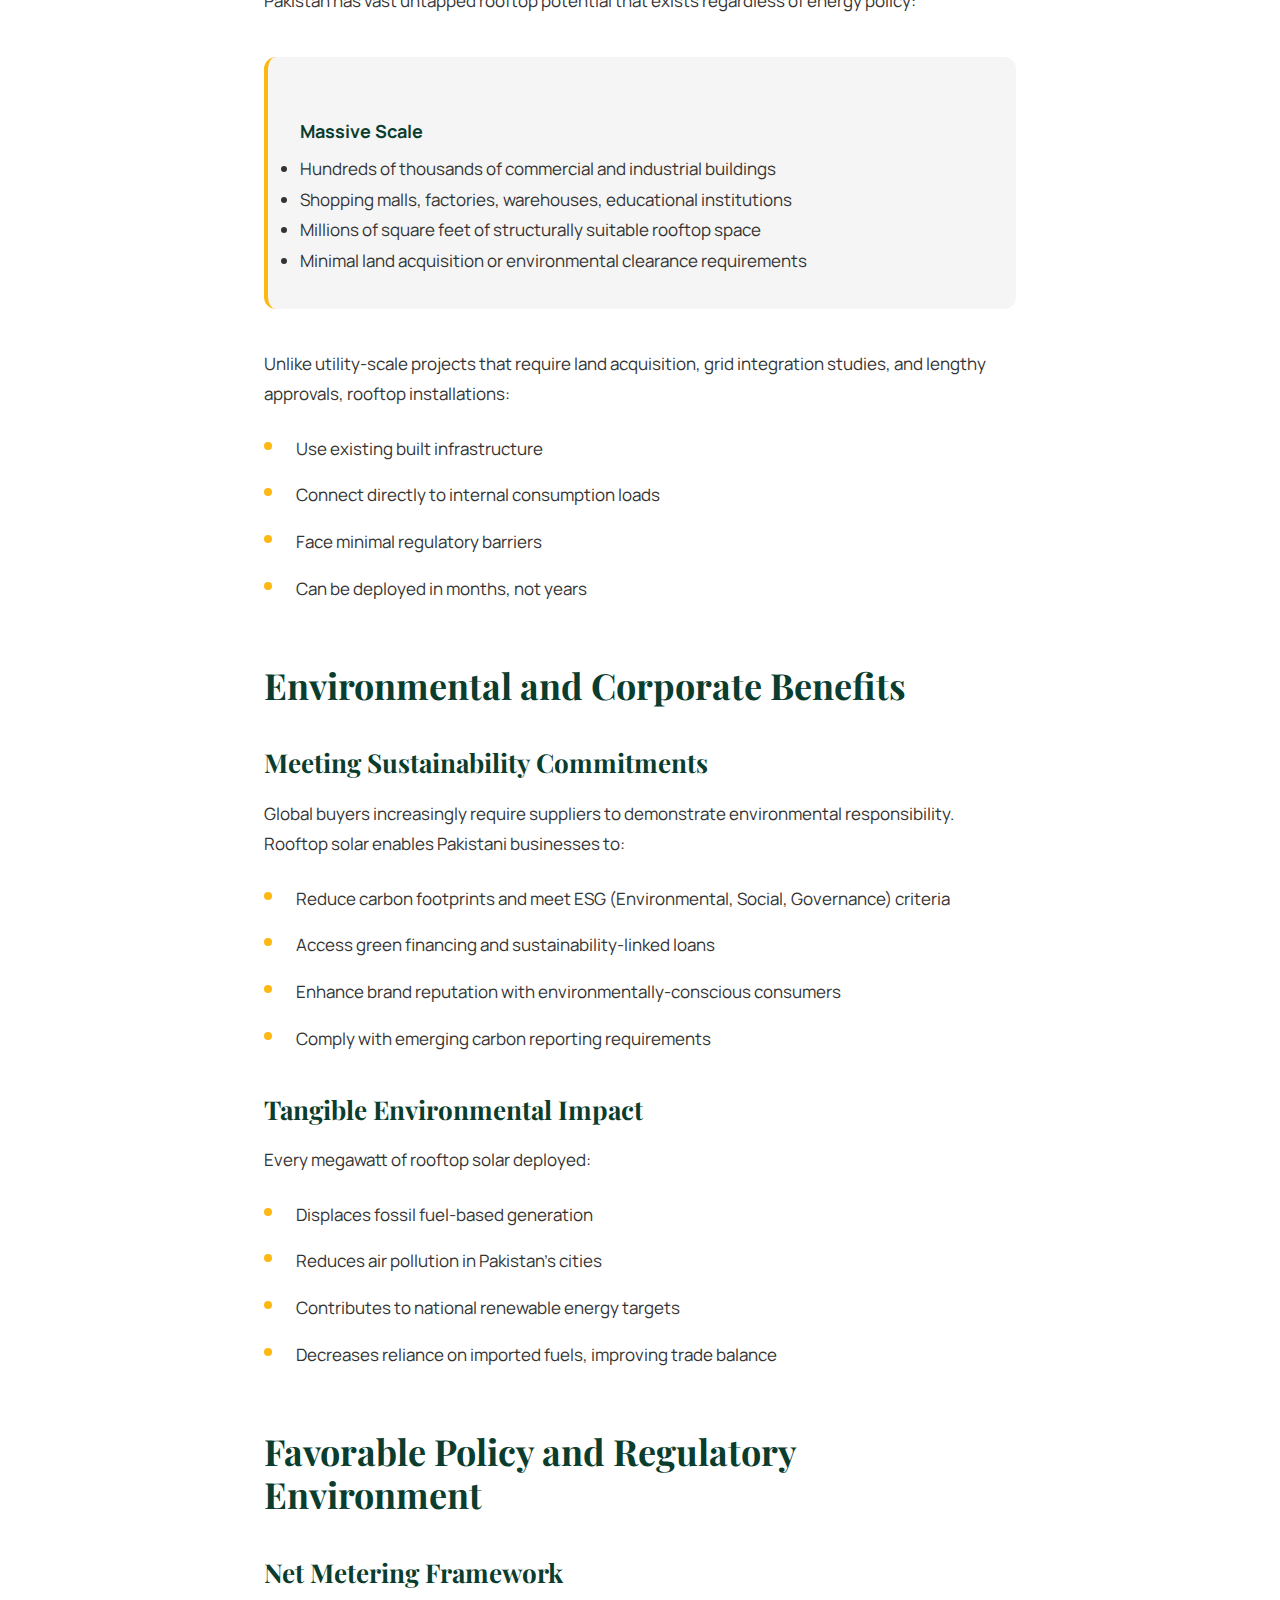
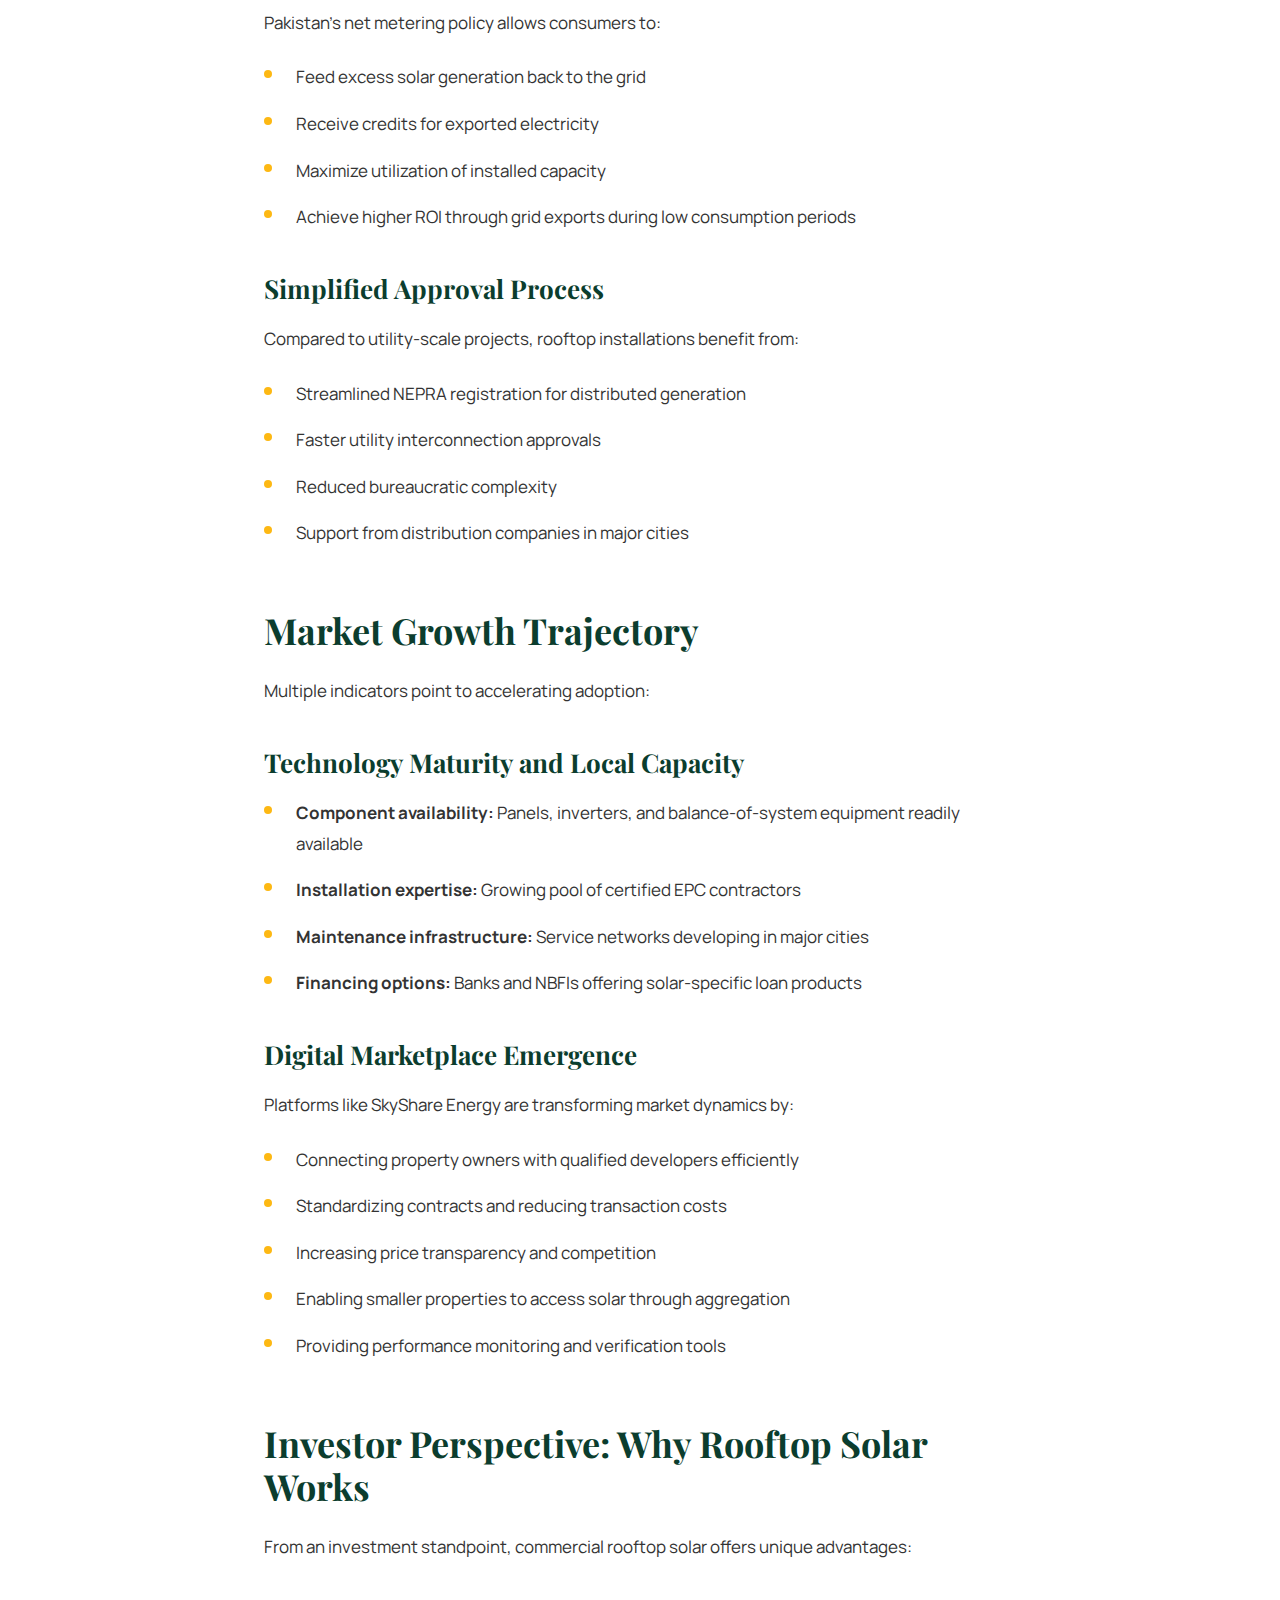
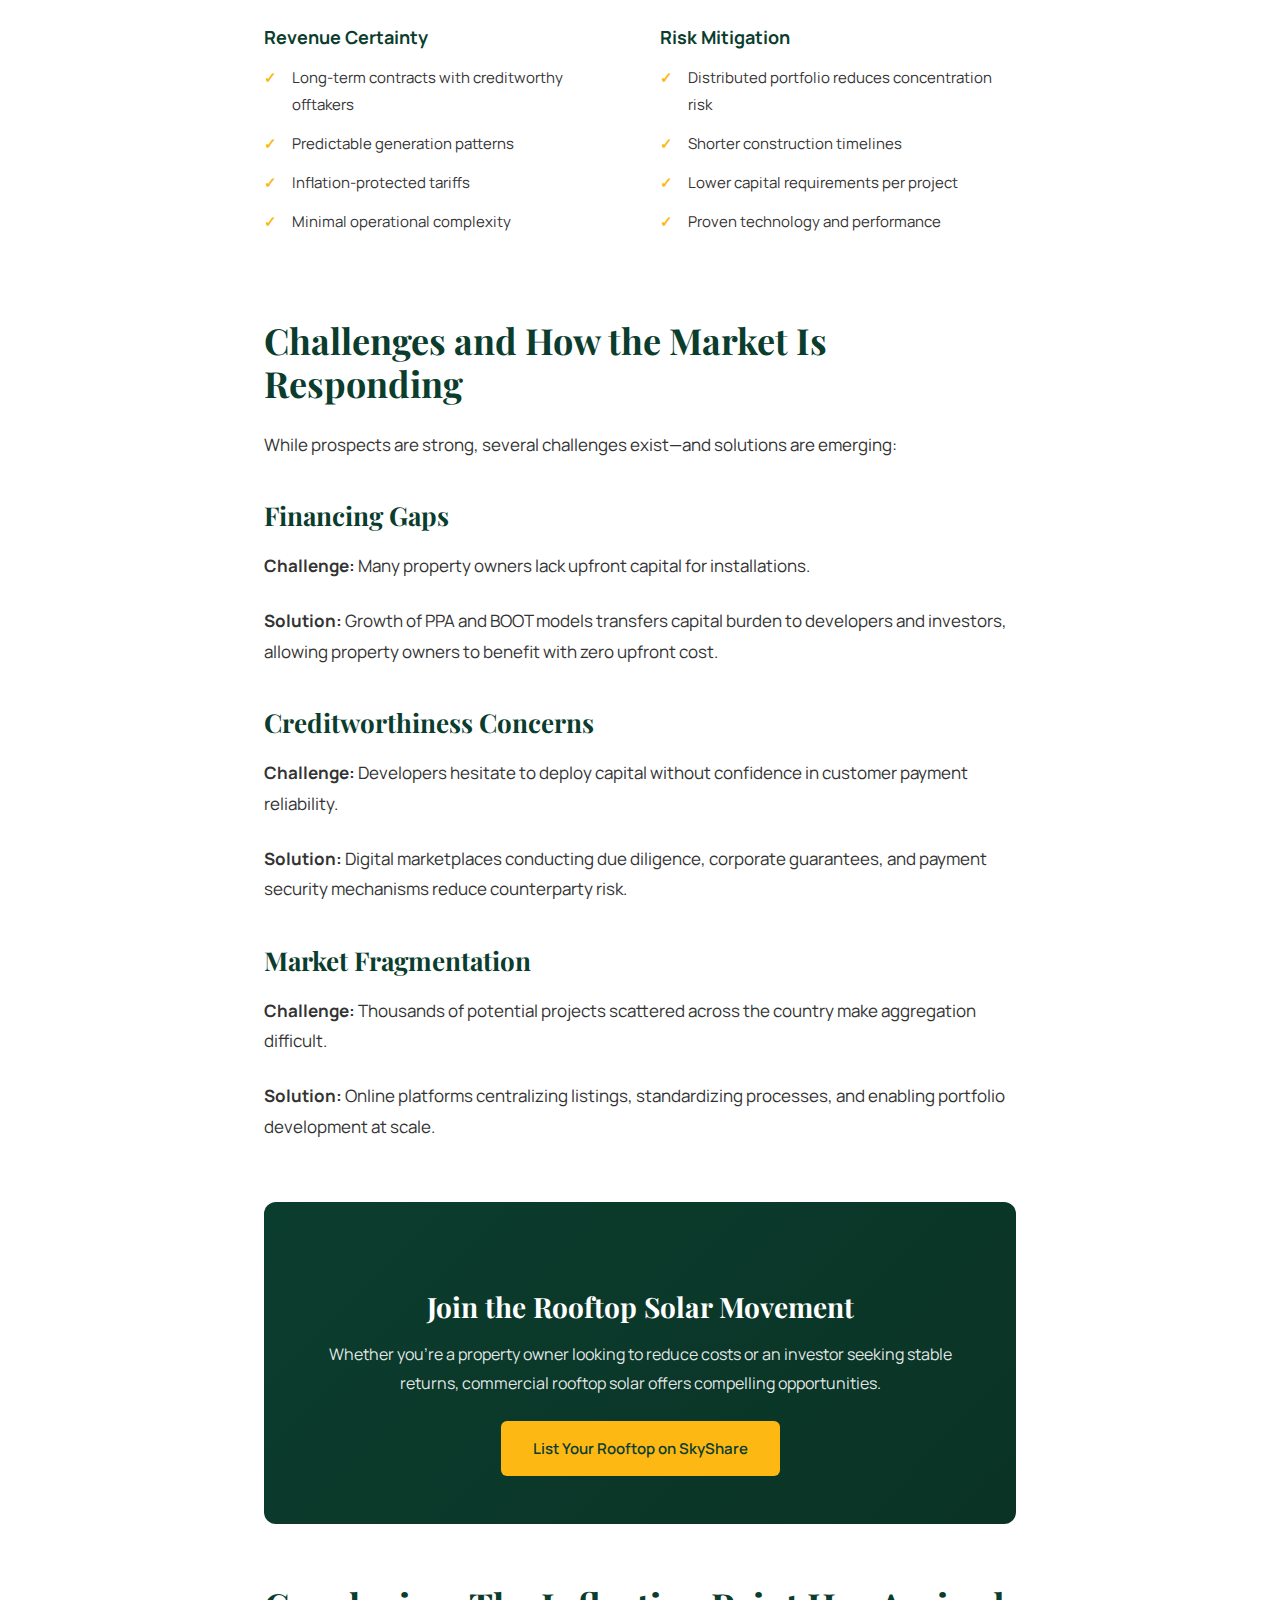
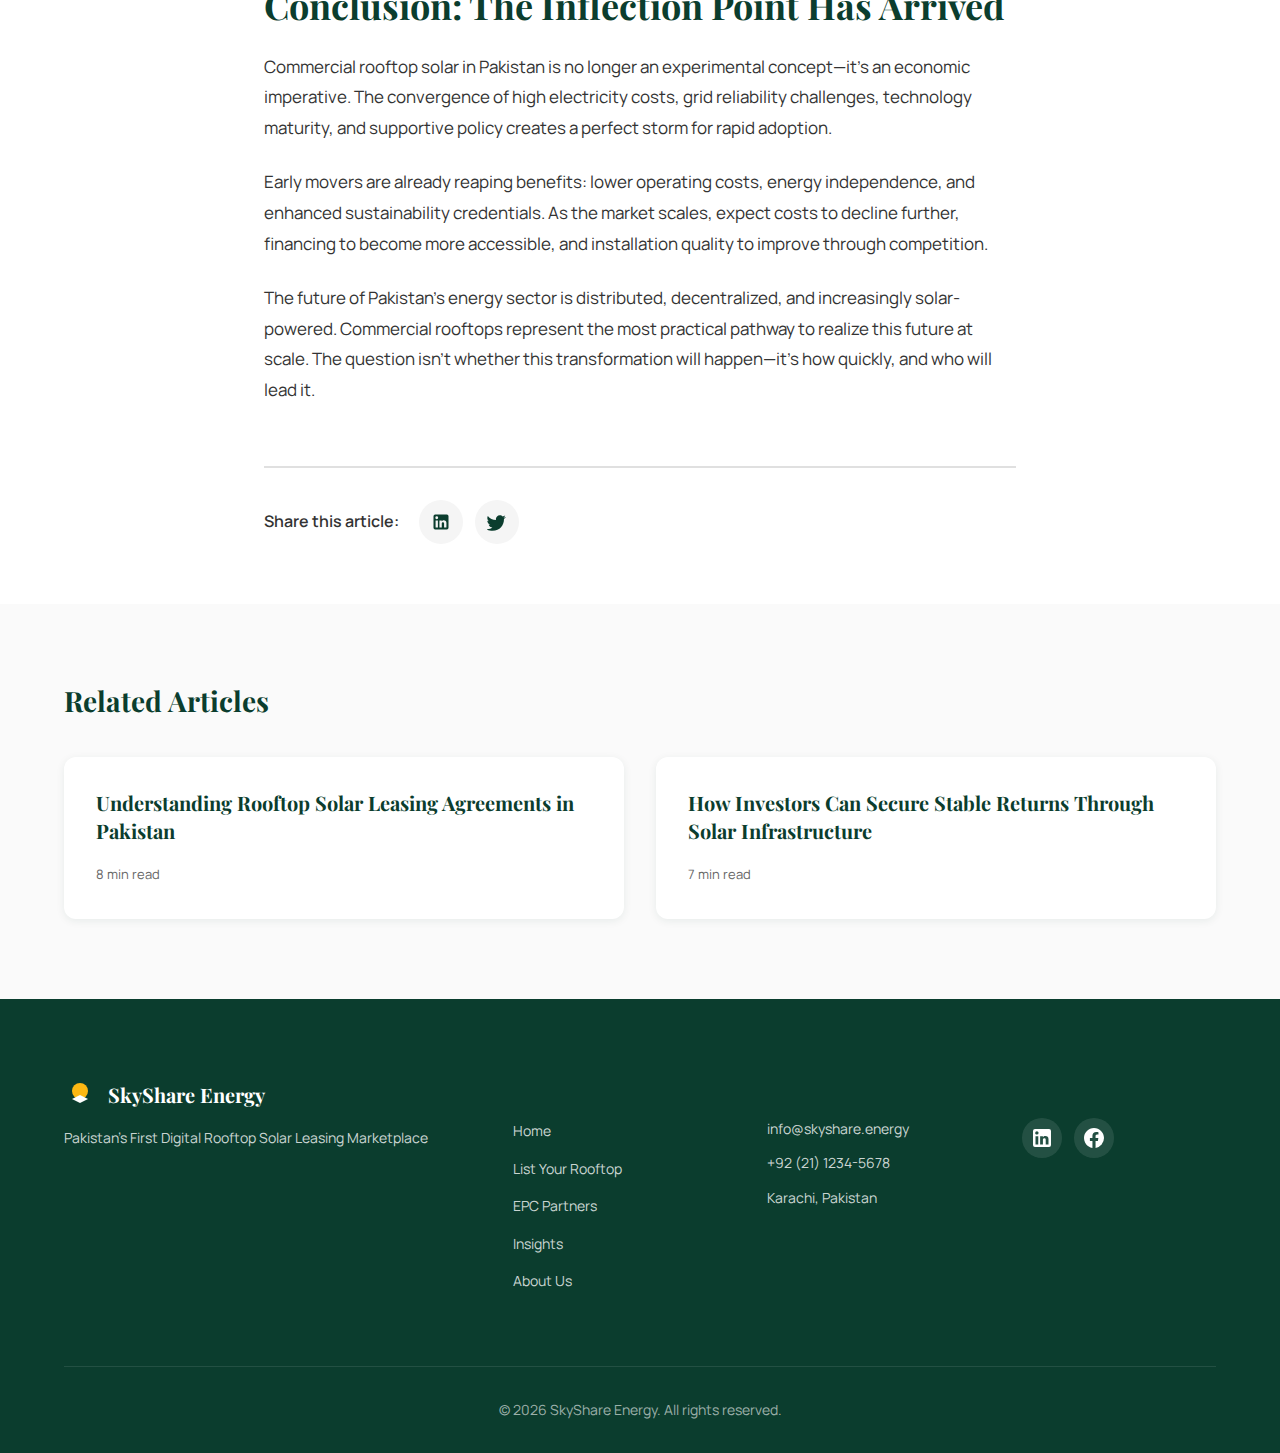
<file: blog-future-solar.html>
<!DOCTYPE html>
<html lang="en">
<head>
    <meta charset="UTF-8">
    <meta name="viewport" content="width=device-width, initial-scale=1.0">
    <title>Why Commercial Rooftops Are the Future of Solar Energy in Pakistan - SkyShare Energy</title>
    <link rel="stylesheet" href="styles.css">
    <link rel="preconnect" href="https://fonts.googleapis.com">
    <link rel="preconnect" href="https://fonts.gstatic.com" crossorigin>
    <link href="https://fonts.googleapis.com/css2?family=Playfair+Display:wght@600;700&family=Manrope:wght@400;500;600;700&display=swap" rel="stylesheet">
</head>
<body>
    <nav class="navbar">
        <div class="container">
            <div class="nav-content">
                <div class="logo">
                    <svg width="32" height="32" viewBox="0 0 32 32" fill="none">
                        <circle cx="16" cy="12" r="8" fill="#FDB813"/>
                        <path d="M8 20 L16 16 L24 20 L16 24 Z" fill="#0B3D2E"/>
                    </svg>
                    <span>SkyShare Energy</span>
                </div>
                <div class="nav-links">
                    <a href="index.html">Home</a>
                    <a href="rooftop-owner.html">List Your Rooftop</a>
                    <a href="epc-dashboard.html">EPC Partners</a>
                    <a href="insights.html">Insights</a>
                    <a href="about.html">About</a>
                    <a href="contact.html" class="btn-secondary">Contact</a>
                </div>
                <div class="mobile-menu-toggle">
                    <span></span>
                    <span></span>
                    <span></span>
                </div>
            </div>
        </div>
    </nav>

    <section class="blog-header">
        <div class="container-narrow">
            <a href="insights.html" class="back-link">
                <svg width="20" height="20" viewBox="0 0 20 20" fill="none">
                    <path d="M13 4 L7 10 L13 16" stroke="currentColor" stroke-width="2" stroke-linecap="round" stroke-linejoin="round"/>
                </svg>
                Back to Insights
            </a>
            <div class="blog-post-meta">
                <span class="blog-category-tag">Market Insights</span>
                <div class="blog-post-info">
                    <span>January 22, 2026</span>
                    <span>•</span>
                    <span>6 min read</span>
                </div>
            </div>
            <h1 class="blog-post-title">Why Commercial Rooftops Are the Future of Solar Energy in Pakistan</h1>
            <p class="blog-post-intro">Exploring the convergence of economic, technical, and environmental factors driving Pakistan's commercial rooftop solar boom.</p>
        </div>
    </section>

    <article class="blog-article">
        <div class="container-narrow">
            <div class="article-content">
                <p class="lead-paragraph">Pakistan's energy landscape is undergoing a fundamental transformation. While utility-scale solar farms capture headlines, commercial rooftop solar is quietly emerging as the most practical, scalable solution to the country's electricity crisis. This isn't speculation—it's happening right now, driven by economic necessity, technological maturity, and favorable regulatory tailwinds.</p>

                <h2>The Economics Are Undeniable</h2>
                
                <h3>Electricity Costs Have Reached a Breaking Point</h3>
                <p>Pakistani businesses face some of the highest electricity costs in South Asia. Industrial and commercial tariffs have increased dramatically in recent years, driven by:</p>
                <ul class="styled-list">
                    <li>Fuel cost adjustments and currency devaluation</li>
                    <li>Capacity payment obligations on underutilized power plants</li>
                    <li>Circular debt servicing costs passed to consumers</li>
                    <li>Distribution losses and line inefficiencies</li>
                </ul>

                <p>For energy-intensive industries like textiles, chemicals, and food processing, electricity can represent 30-40% of operational costs. Each tariff increase directly impacts competitiveness and profitability.</p>

                <div class="info-box">
                    <div class="info-box-icon">
                        <svg width="24" height="24" viewBox="0 0 24 24" fill="none">
                            <circle cx="12" cy="12" r="10" stroke="#0B3D2E" stroke-width="2"/>
                            <path d="M12 8 V12" stroke="#0B3D2E" stroke-width="2" stroke-linecap="round"/>
                            <circle cx="12" cy="16" r="0.5" fill="#0B3D2E" stroke="#0B3D2E" stroke-width="1"/>
                        </svg>
                    </div>
                    <div>
                        <h4>The Rooftop Solar Advantage</h4>
                        <p>Commercial solar installations can deliver electricity at rates 25-35% below grid tariffs, with costs locked in for 20+ years. This provides unprecedented budget certainty and cost savings.</p>
                    </div>
                </div>

                <h3>Payback Periods Are Remarkably Short</h3>
                <p>Solar technology costs have plummeted globally, making commercial installations highly attractive:</p>
                <ul class="styled-list">
                    <li><strong>Typical payback: 4-7 years</strong> for self-financed systems</li>
                    <li><strong>Zero upfront cost</strong> under PPA or BOOT models</li>
                    <li><strong>Immediate savings</strong> on monthly electricity bills</li>
                    <li><strong>20-25 year system lifespan</strong> delivering free or deeply discounted power for 15+ years post-payback</li>
                </ul>

                <h2>Grid Instability Makes Energy Independence Critical</h2>
                <p>Pakistan's grid reliability challenges create compelling reasons for on-site generation:</p>

                <h3>Loadshedding Continues to Disrupt Operations</h3>
                <p>Despite improvements, many commercial areas still experience scheduled and unscheduled outages. Even short disruptions cause:</p>
                <ul class="styled-list">
                    <li>Production downtime and missed delivery deadlines</li>
                    <li>Equipment damage from voltage fluctuations</li>
                    <li>Reliance on expensive diesel generators</li>
                    <li>Lost revenue and customer dissatisfaction</li>
                </ul>

                <p>Rooftop solar, especially when paired with battery storage, provides resilience and energy security independent of grid conditions.</p>

                <h3>Peak Demand Alignment</h3>
                <p>Solar generation naturally coincides with peak demand periods. Most commercial and industrial facilities operate during daylight hours when:</p>
                <ul class="styled-list">
                    <li>Grid electricity is most expensive (time-of-use pricing)</li>
                    <li>Solar generation is at its maximum</li>
                    <li>Air conditioning loads are highest</li>
                </ul>
                <p>This alignment maximizes self-consumption and economic benefits.</p>

                <h2>The Rooftop Real Estate Opportunity</h2>
                <p>Pakistan has vast untapped rooftop potential that exists regardless of energy policy:</p>

                <div class="highlight-box">
                    <h4>Massive Scale</h4>
                    <ul>
                        <li>Hundreds of thousands of commercial and industrial buildings</li>
                        <li>Shopping malls, factories, warehouses, educational institutions</li>
                        <li>Millions of square feet of structurally suitable rooftop space</li>
                        <li>Minimal land acquisition or environmental clearance requirements</li>
                    </ul>
                </div>

                <p>Unlike utility-scale projects that require land acquisition, grid integration studies, and lengthy approvals, rooftop installations:</p>
                <ul class="styled-list">
                    <li>Use existing built infrastructure</li>
                    <li>Connect directly to internal consumption loads</li>
                    <li>Face minimal regulatory barriers</li>
                    <li>Can be deployed in months, not years</li>
                </ul>

                <h2>Environmental and Corporate Benefits</h2>
                
                <h3>Meeting Sustainability Commitments</h3>
                <p>Global buyers increasingly require suppliers to demonstrate environmental responsibility. Rooftop solar enables Pakistani businesses to:</p>
                <ul class="styled-list">
                    <li>Reduce carbon footprints and meet ESG (Environmental, Social, Governance) criteria</li>
                    <li>Access green financing and sustainability-linked loans</li>
                    <li>Enhance brand reputation with environmentally-conscious consumers</li>
                    <li>Comply with emerging carbon reporting requirements</li>
                </ul>

                <h3>Tangible Environmental Impact</h3>
                <p>Every megawatt of rooftop solar deployed:</p>
                <ul class="styled-list">
                    <li>Displaces fossil fuel-based generation</li>
                    <li>Reduces air pollution in Pakistan's cities</li>
                    <li>Contributes to national renewable energy targets</li>
                    <li>Decreases reliance on imported fuels, improving trade balance</li>
                </ul>

                <h2>Favorable Policy and Regulatory Environment</h2>

                <h3>Net Metering Framework</h3>
                <p>Pakistan's net metering policy allows consumers to:</p>
                <ul class="styled-list">
                    <li>Feed excess solar generation back to the grid</li>
                    <li>Receive credits for exported electricity</li>
                    <li>Maximize utilization of installed capacity</li>
                    <li>Achieve higher ROI through grid exports during low consumption periods</li>
                </ul>

                <h3>Simplified Approval Process</h3>
                <p>Compared to utility-scale projects, rooftop installations benefit from:</p>
                <ul class="styled-list">
                    <li>Streamlined NEPRA registration for distributed generation</li>
                    <li>Faster utility interconnection approvals</li>
                    <li>Reduced bureaucratic complexity</li>
                    <li>Support from distribution companies in major cities</li>
                </ul>

                <h2>Market Growth Trajectory</h2>
                <p>Multiple indicators point to accelerating adoption:</p>

                <h3>Technology Maturity and Local Capacity</h3>
                <ul class="styled-list">
                    <li><strong>Component availability:</strong> Panels, inverters, and balance-of-system equipment readily available</li>
                    <li><strong>Installation expertise:</strong> Growing pool of certified EPC contractors</li>
                    <li><strong>Maintenance infrastructure:</strong> Service networks developing in major cities</li>
                    <li><strong>Financing options:</strong> Banks and NBFIs offering solar-specific loan products</li>
                </ul>

                <h3>Digital Marketplace Emergence</h3>
                <p>Platforms like SkyShare Energy are transforming market dynamics by:</p>
                <ul class="styled-list">
                    <li>Connecting property owners with qualified developers efficiently</li>
                    <li>Standardizing contracts and reducing transaction costs</li>
                    <li>Increasing price transparency and competition</li>
                    <li>Enabling smaller properties to access solar through aggregation</li>
                    <li>Providing performance monitoring and verification tools</li>
                </ul>

                <h2>Investor Perspective: Why Rooftop Solar Works</h2>
                <p>From an investment standpoint, commercial rooftop solar offers unique advantages:</p>

                <div class="two-column-layout">
                    <div class="column">
                        <h4>Revenue Certainty</h4>
                        <ul>
                            <li>Long-term contracts with creditworthy offtakers</li>
                            <li>Predictable generation patterns</li>
                            <li>Inflation-protected tariffs</li>
                            <li>Minimal operational complexity</li>
                        </ul>
                    </div>
                    <div class="column">
                        <h4>Risk Mitigation</h4>
                        <ul>
                            <li>Distributed portfolio reduces concentration risk</li>
                            <li>Shorter construction timelines</li>
                            <li>Lower capital requirements per project</li>
                            <li>Proven technology and performance</li>
                        </ul>
                    </div>
                </div>

                <h2>Challenges and How the Market Is Responding</h2>
                <p>While prospects are strong, several challenges exist—and solutions are emerging:</p>

                <h3>Financing Gaps</h3>
                <p><strong>Challenge:</strong> Many property owners lack upfront capital for installations.</p>
                <p><strong>Solution:</strong> Growth of PPA and BOOT models transfers capital burden to developers and investors, allowing property owners to benefit with zero upfront cost.</p>

                <h3>Creditworthiness Concerns</h3>
                <p><strong>Challenge:</strong> Developers hesitate to deploy capital without confidence in customer payment reliability.</p>
                <p><strong>Solution:</strong> Digital marketplaces conducting due diligence, corporate guarantees, and payment security mechanisms reduce counterparty risk.</p>

                <h3>Market Fragmentation</h3>
                <p><strong>Challenge:</strong> Thousands of potential projects scattered across the country make aggregation difficult.</p>
                <p><strong>Solution:</strong> Online platforms centralizing listings, standardizing processes, and enabling portfolio development at scale.</p>

                <div class="cta-box">
                    <h3>Join the Rooftop Solar Movement</h3>
                    <p>Whether you're a property owner looking to reduce costs or an investor seeking stable returns, commercial rooftop solar offers compelling opportunities.</p>
                    <a href="rooftop-owner.html" class="btn-primary">List Your Rooftop on SkyShare</a>
                </div>

                <h2>Conclusion: The Inflection Point Has Arrived</h2>
                <p>Commercial rooftop solar in Pakistan is no longer an experimental concept—it's an economic imperative. The convergence of high electricity costs, grid reliability challenges, technology maturity, and supportive policy creates a perfect storm for rapid adoption.</p>

                <p>Early movers are already reaping benefits: lower operating costs, energy independence, and enhanced sustainability credentials. As the market scales, expect costs to decline further, financing to become more accessible, and installation quality to improve through competition.</p>

                <p>The future of Pakistan's energy sector is distributed, decentralized, and increasingly solar-powered. Commercial rooftops represent the most practical pathway to realize this future at scale. The question isn't whether this transformation will happen—it's how quickly, and who will lead it.</p>
            </div>

            <div class="article-share">
                <span>Share this article:</span>
                <div class="share-buttons">
                    <a href="#" class="share-btn">
                        <svg width="20" height="20" viewBox="0 0 24 24" fill="currentColor">
                            <path d="M19 3a2 2 0 0 1 2 2v14a2 2 0 0 1-2 2H5a2 2 0 0 1-2-2V5a2 2 0 0 1 2-2h14m-.5 15.5v-5.3a3.26 3.26 0 0 0-3.26-3.26c-.85 0-1.84.52-2.32 1.3v-1.11h-2.79v8.37h2.79v-4.93c0-.77.62-1.4 1.39-1.4a1.4 1.4 0 0 1 1.4 1.4v4.93h2.79M6.88 8.56a1.68 1.68 0 0 0 1.68-1.68c0-.93-.75-1.69-1.68-1.69a1.69 1.69 0 0 0-1.69 1.69c0 .93.76 1.68 1.69 1.68m1.39 9.94v-8.37H5.5v8.37h2.77z"/>
                        </svg>
                    </a>
                    <a href="#" class="share-btn">
                        <svg width="20" height="20" viewBox="0 0 24 24" fill="currentColor">
                            <path d="M22.46 6c-.85.38-1.75.64-2.7.76.97-.58 1.72-1.5 2.07-2.6-.91.54-1.92.93-2.99 1.14-.86-.92-2.09-1.49-3.45-1.49-2.61 0-4.73 2.12-4.73 4.73 0 .37.04.73.12 1.08-3.93-.2-7.42-2.08-9.76-4.95-.41.7-.64 1.51-.64 2.38 0 1.64.84 3.09 2.11 3.94-.78-.02-1.51-.24-2.15-.59v.06c0 2.29 1.63 4.2 3.79 4.64-.4.11-.82.17-1.25.17-.31 0-.61-.03-.9-.08.61 1.9 2.38 3.28 4.47 3.32-1.64 1.28-3.7 2.05-5.94 2.05-.39 0-.77-.02-1.14-.07 2.12 1.36 4.64 2.15 7.35 2.15 8.82 0 13.64-7.31 13.64-13.64 0-.21 0-.42-.02-.63.94-.68 1.75-1.52 2.39-2.48z"/>
                        </svg>
                    </a>
                </div>
            </div>
        </div>
    </article>

    <section class="related-articles">
        <div class="container">
            <h3 class="section-subtitle">Related Articles</h3>
            <div class="related-grid">
                <a href="blog-legal-agreements.html" class="related-card">
                    <h4>Understanding Rooftop Solar Leasing Agreements in Pakistan</h4>
                    <span class="related-meta">8 min read</span>
                </a>
                <a href="blog-investor-returns.html" class="related-card">
                    <h4>How Investors Can Secure Stable Returns Through Solar Infrastructure</h4>
                    <span class="related-meta">7 min read</span>
                </a>
            </div>
        </div>
    </section>

    <footer class="footer">
        <div class="container">
            <div class="footer-grid">
                <div class="footer-col">
                    <div class="footer-logo">
                        <svg width="32" height="32" viewBox="0 0 32 32" fill="none">
                            <circle cx="16" cy="12" r="8" fill="#FDB813"/>
                            <path d="M8 20 L16 16 L24 20 L16 24 Z" fill="white"/>
                        </svg>
                        <span>SkyShare Energy</span>
                    </div>
                    <p class="footer-tagline">Pakistan's First Digital Rooftop Solar Leasing Marketplace</p>
                </div>
                <div class="footer-col">
                    <h4 class="footer-heading">Quick Links</h4>
                    <ul class="footer-links">
                        <li><a href="index.html">Home</a></li>
                        <li><a href="rooftop-owner.html">List Your Rooftop</a></li>
                        <li><a href="epc-dashboard.html">EPC Partners</a></li>
                        <li><a href="insights.html">Insights</a></li>
                        <li><a href="about.html">About Us</a></li>
                    </ul>
                </div>
                <div class="footer-col">
                    <h4 class="footer-heading">Contact</h4>
                    <ul class="footer-contact">
                        <li>info@skyshare.energy</li>
                        <li>+92 (21) 1234-5678</li>
                        <li>Karachi, Pakistan</li>
                    </ul>
                </div>
                <div class="footer-col">
                    <h4 class="footer-heading">Follow Us</h4>
                    <div class="social-links">
                        <a href="#" class="social-link">
                            <svg width="24" height="24" viewBox="0 0 24 24" fill="currentColor">
                                <path d="M19 3a2 2 0 0 1 2 2v14a2 2 0 0 1-2 2H5a2 2 0 0 1-2-2V5a2 2 0 0 1 2-2h14m-.5 15.5v-5.3a3.26 3.26 0 0 0-3.26-3.26c-.85 0-1.84.52-2.32 1.3v-1.11h-2.79v8.37h2.79v-4.93c0-.77.62-1.4 1.39-1.4a1.4 1.4 0 0 1 1.4 1.4v4.93h2.79M6.88 8.56a1.68 1.68 0 0 0 1.68-1.68c0-.93-.75-1.69-1.68-1.69a1.69 1.69 0 0 0-1.69 1.69c0 .93.76 1.68 1.69 1.68m1.39 9.94v-8.37H5.5v8.37h2.77z"/>
                            </svg>
                        </a>
                        <a href="#" class="social-link">
                            <svg width="24" height="24" viewBox="0 0 24 24" fill="currentColor">
                                <path d="M12 2.04C6.5 2.04 2 6.53 2 12.06C2 17.06 5.66 21.21 10.44 21.96V14.96H7.9V12.06H10.44V9.85C10.44 7.34 11.93 5.96 14.22 5.96C15.31 5.96 16.45 6.15 16.45 6.15V8.62H15.19C13.95 8.62 13.56 9.39 13.56 10.18V12.06H16.34L15.89 14.96H13.56V21.96A10 10 0 0 0 22 12.06C22 6.53 17.5 2.04 12 2.04Z"/>
                            </svg>
                        </a>
                    </div>
                </div>
            </div>
            <div class="footer-bottom">
                <p>&copy; 2026 SkyShare Energy. All rights reserved.</p>
            </div>
        </div>
    </footer>

    <script src="script.js"></script>
</body>
</html>
</file>
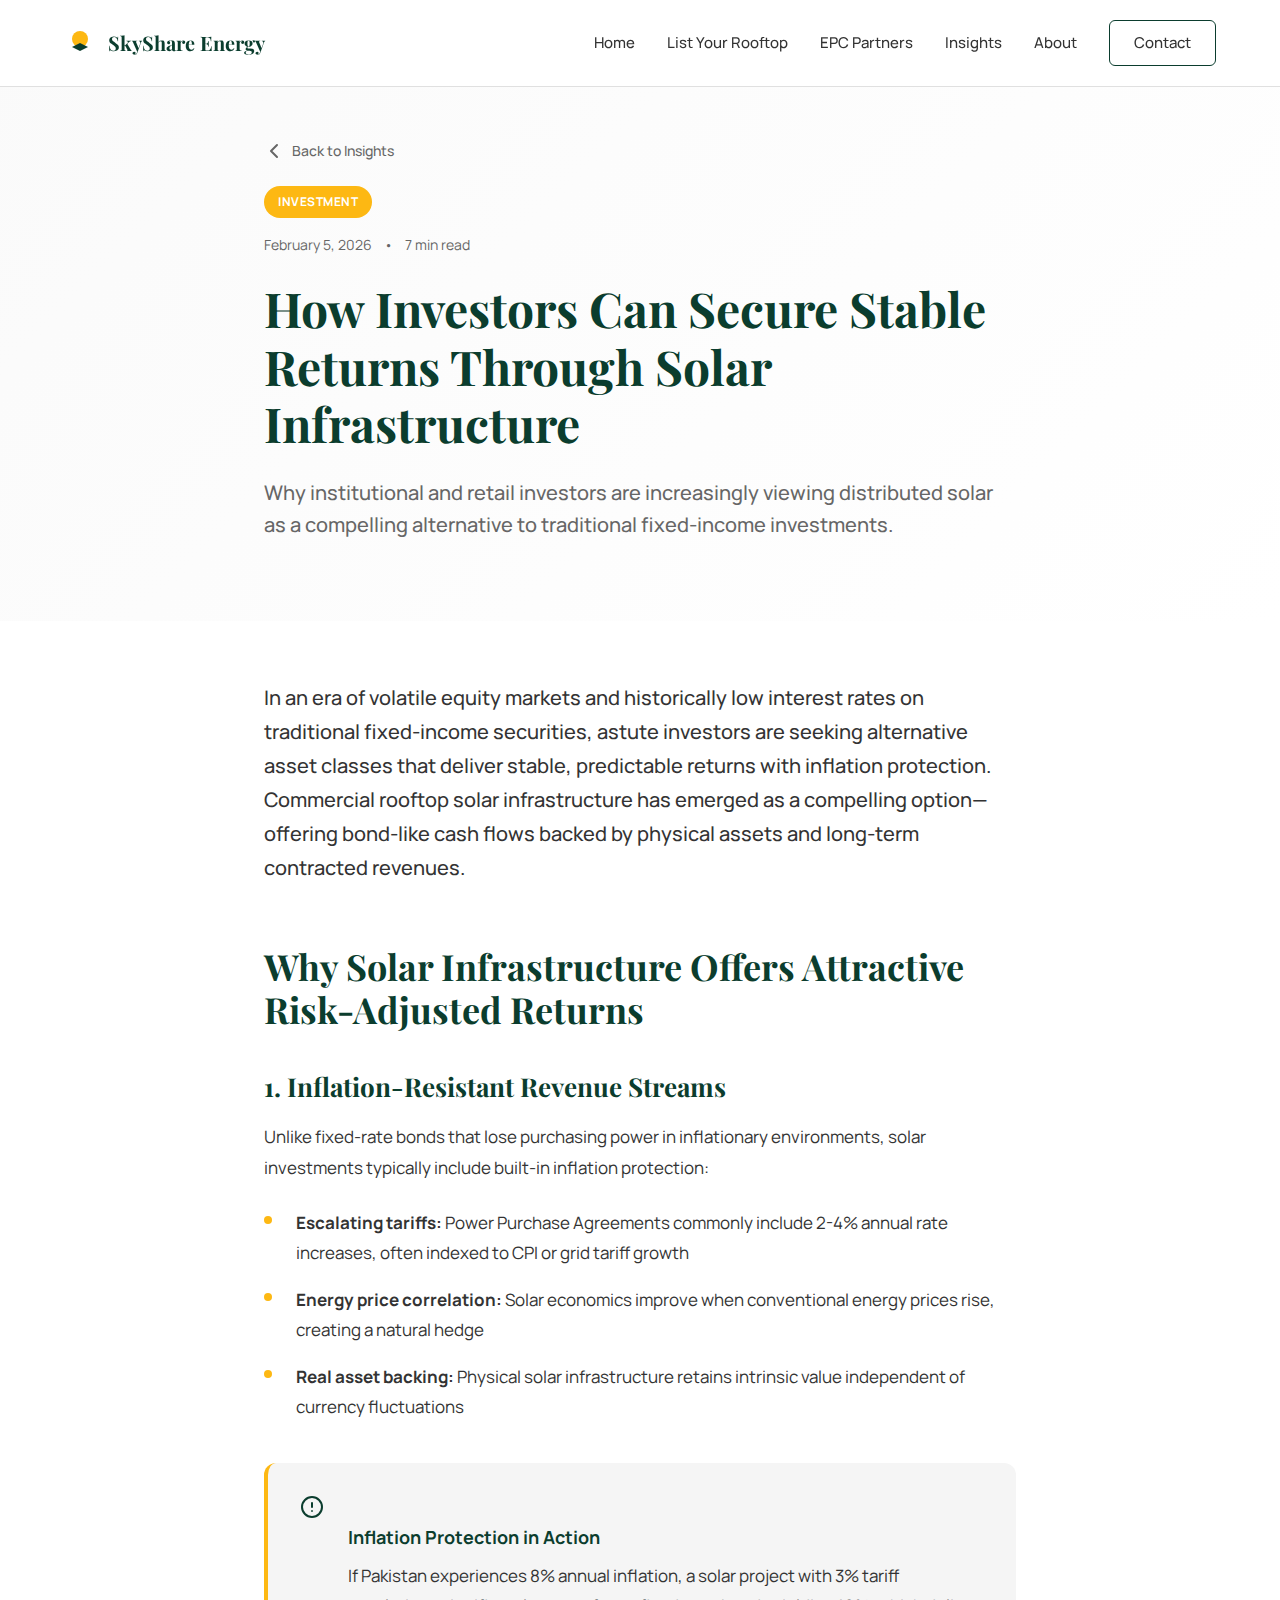
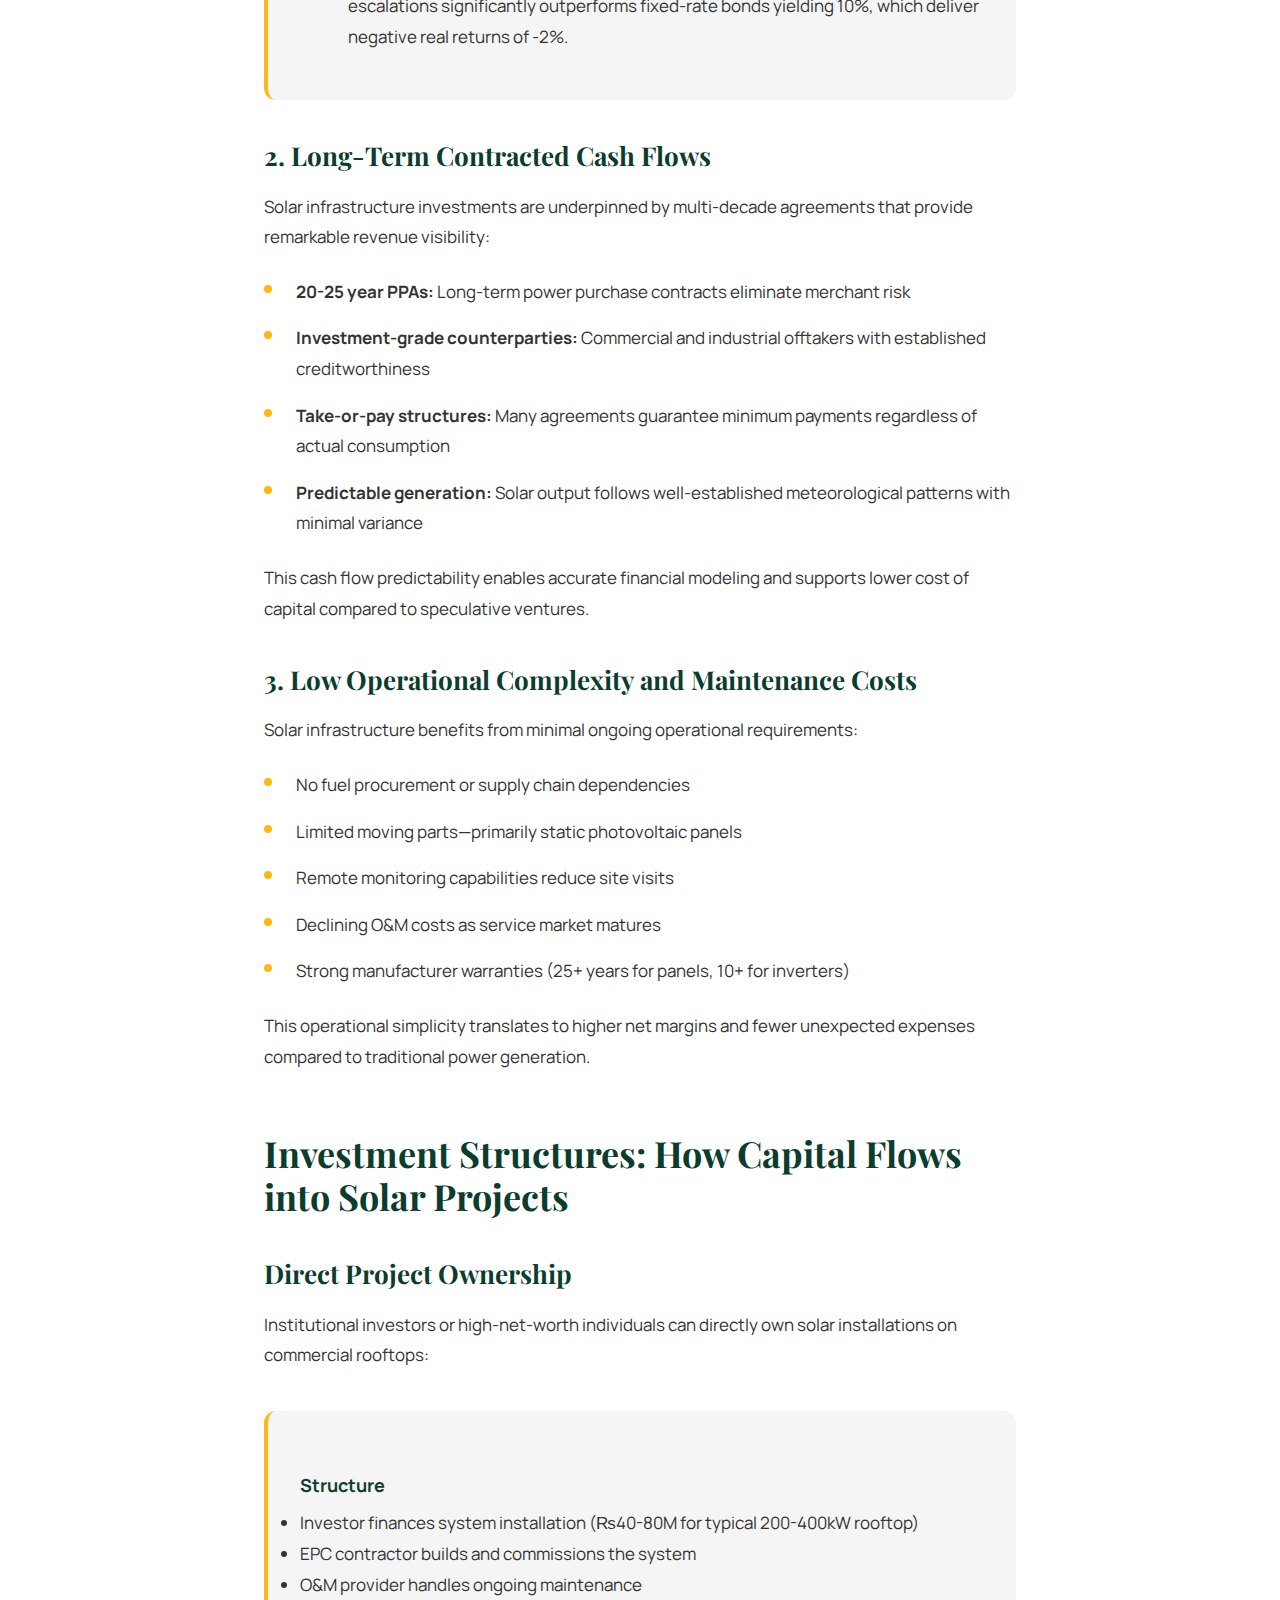
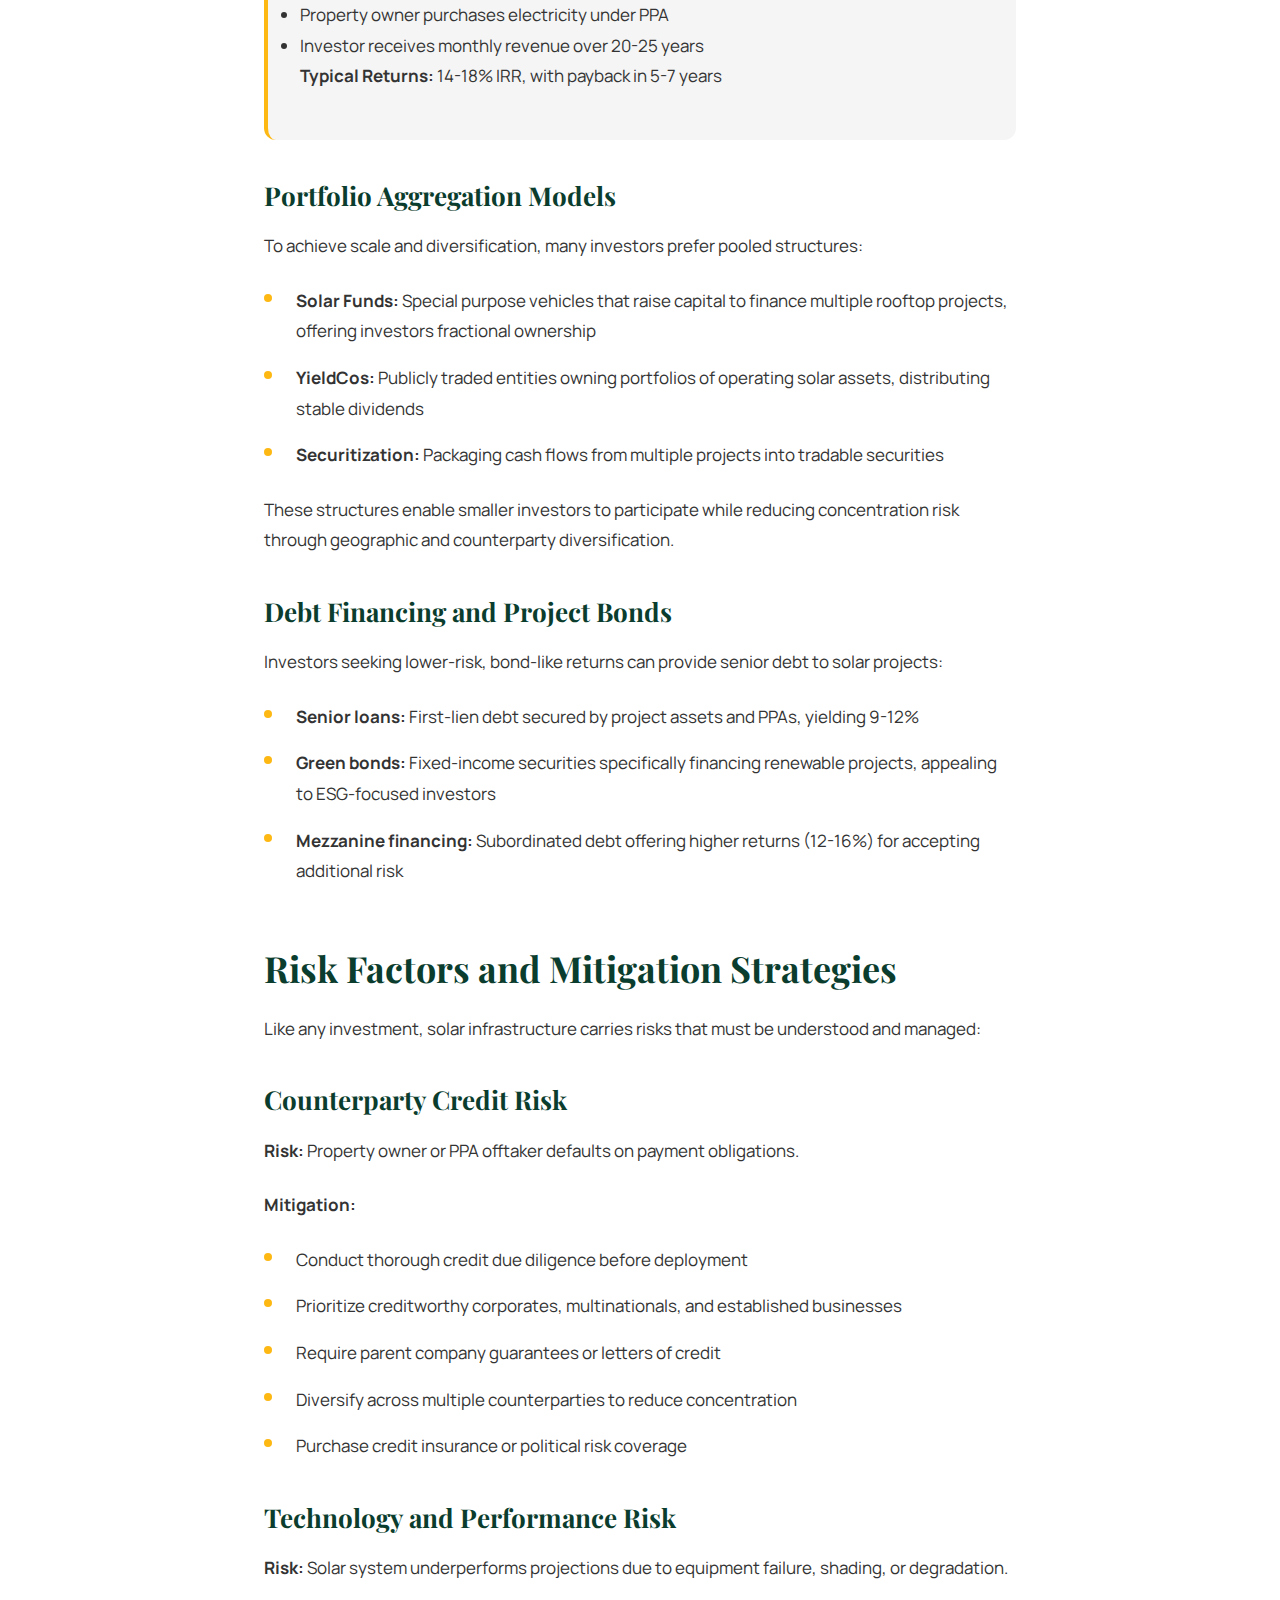
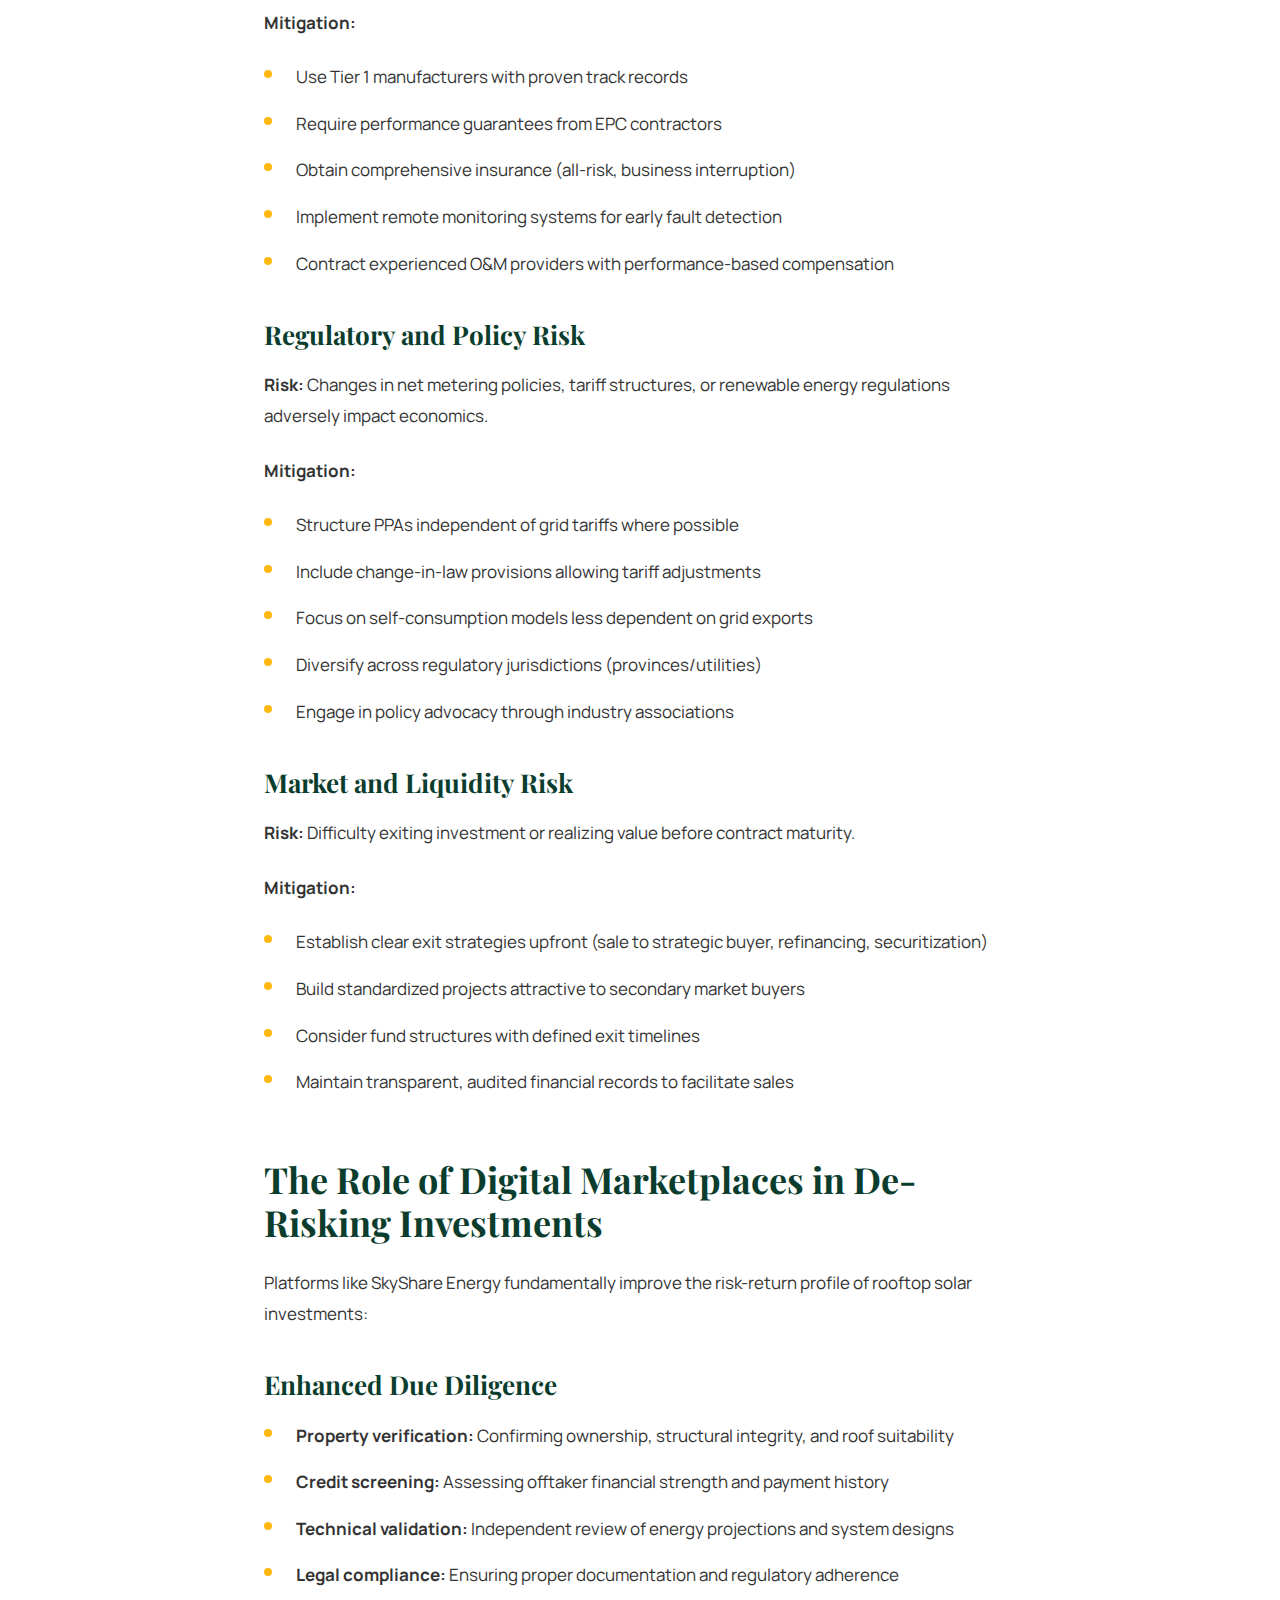
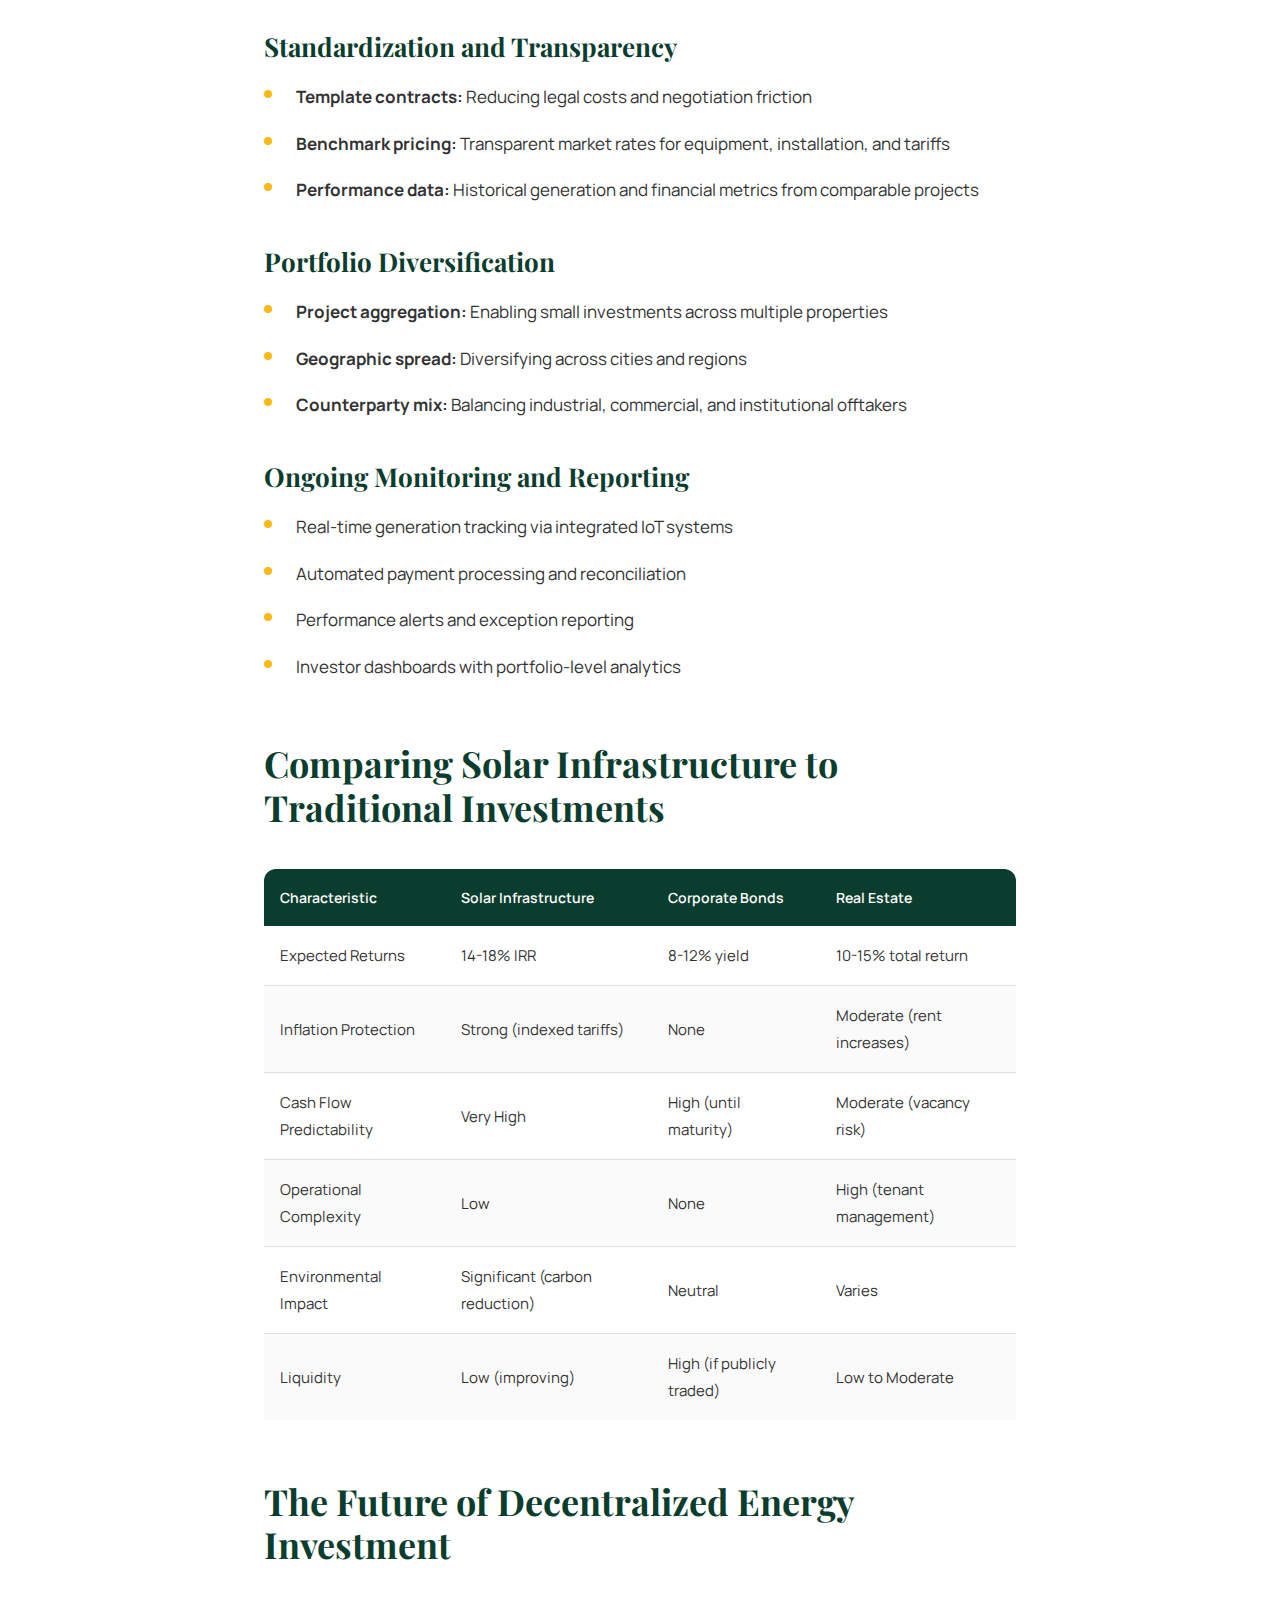
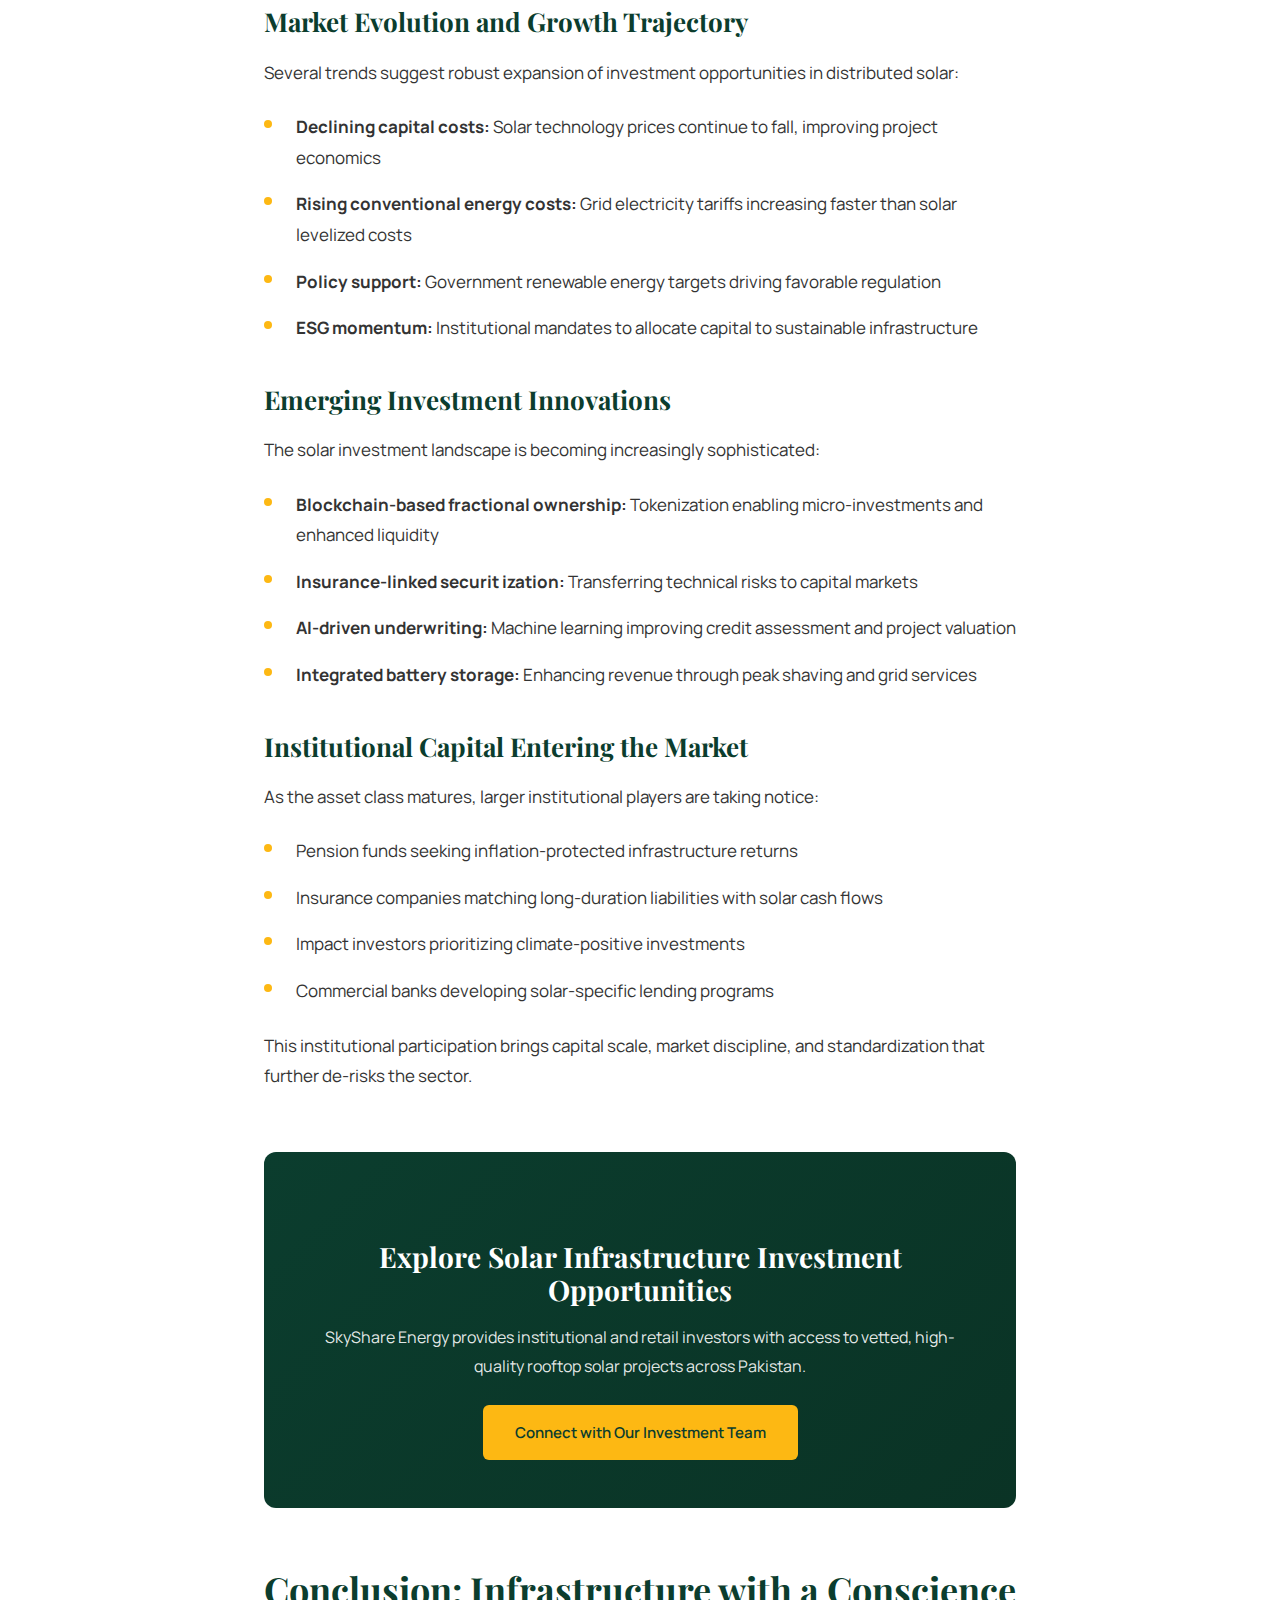
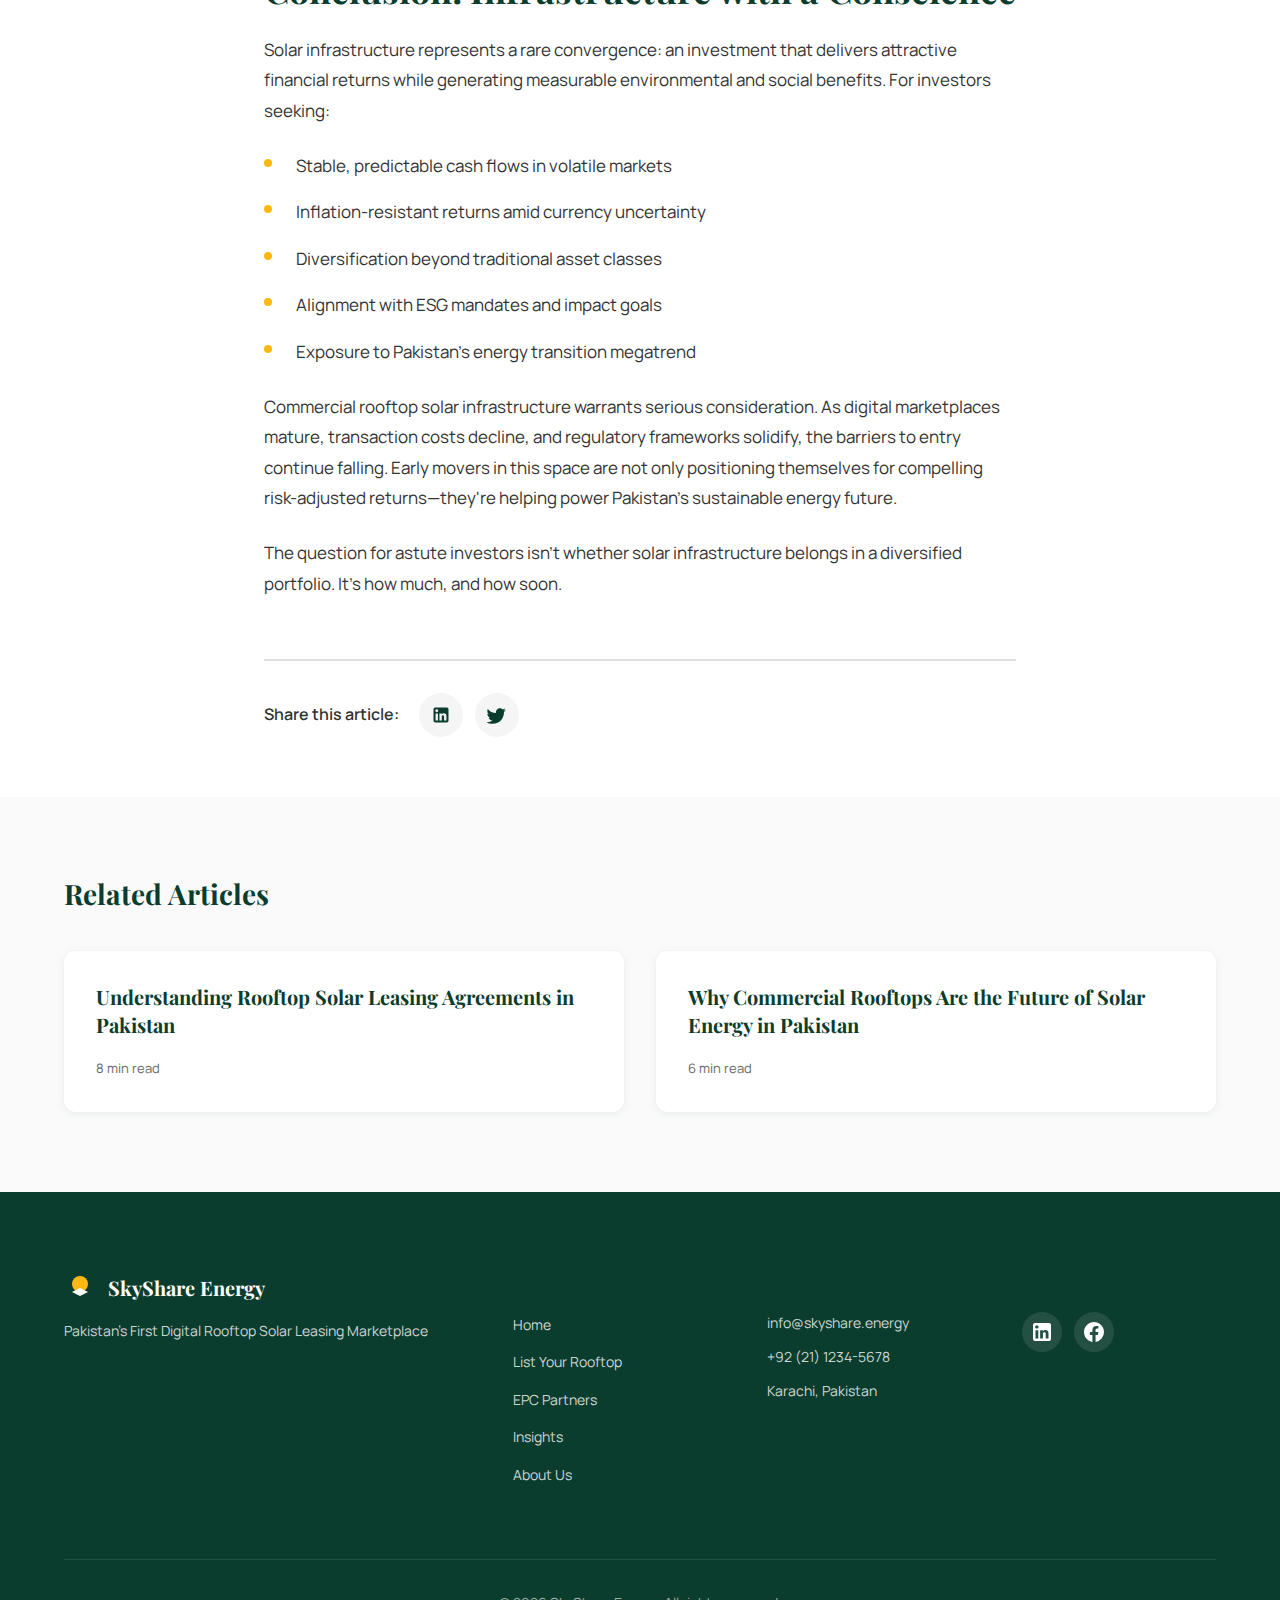
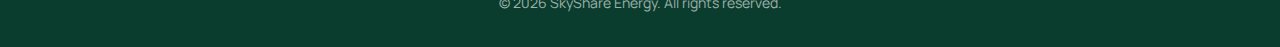
<file: blog-investor-returns.html>
<!DOCTYPE html>
<html lang="en">
<head>
    <meta charset="UTF-8">
    <meta name="viewport" content="width=device-width, initial-scale=1.0">
    <title>How Investors Can Secure Stable Returns Through Solar Infrastructure - SkyShare Energy</title>
    <link rel="stylesheet" href="styles.css">
    <link rel="preconnect" href="https://fonts.googleapis.com">
    <link rel="preconnect" href="https://fonts.gstatic.com" crossorigin>
    <link href="https://fonts.googleapis.com/css2?family=Playfair+Display:wght@600;700&family=Manrope:wght@400;500;600;700&display=swap" rel="stylesheet">
</head>
<body>
    <nav class="navbar">
        <div class="container">
            <div class="nav-content">
                <div class="logo">
                    <svg width="32" height="32" viewBox="0 0 32 32" fill="none">
                        <circle cx="16" cy="12" r="8" fill="#FDB813"/>
                        <path d="M8 20 L16 16 L24 20 L16 24 Z" fill="#0B3D2E"/>
                    </svg>
                    <span>SkyShare Energy</span>
                </div>
                <div class="nav-links">
                    <a href="index.html">Home</a>
                    <a href="rooftop-owner.html">List Your Rooftop</a>
                    <a href="epc-dashboard.html">EPC Partners</a>
                    <a href="insights.html">Insights</a>
                    <a href="about.html">About</a>
                    <a href="contact.html" class="btn-secondary">Contact</a>
                </div>
                <div class="mobile-menu-toggle">
                    <span></span>
                    <span></span>
                    <span></span>
                </div>
            </div>
        </div>
    </nav>

    <section class="blog-header">
        <div class="container-narrow">
            <a href="insights.html" class="back-link">
                <svg width="20" height="20" viewBox="0 0 20 20" fill="none">
                    <path d="M13 4 L7 10 L13 16" stroke="currentColor" stroke-width="2" stroke-linecap="round" stroke-linejoin="round"/>
                </svg>
                Back to Insights
            </a>
            <div class="blog-post-meta">
                <span class="blog-category-tag">Investment</span>
                <div class="blog-post-info">
                    <span>February 5, 2026</span>
                    <span>•</span>
                    <span>7 min read</span>
                </div>
            </div>
            <h1 class="blog-post-title">How Investors Can Secure Stable Returns Through Solar Infrastructure</h1>
            <p class="blog-post-intro">Why institutional and retail investors are increasingly viewing distributed solar as a compelling alternative to traditional fixed-income investments.</p>
        </div>
    </section>

    <article class="blog-article">
        <div class="container-narrow">
            <div class="article-content">
                <p class="lead-paragraph">In an era of volatile equity markets and historically low interest rates on traditional fixed-income securities, astute investors are seeking alternative asset classes that deliver stable, predictable returns with inflation protection. Commercial rooftop solar infrastructure has emerged as a compelling option—offering bond-like cash flows backed by physical assets and long-term contracted revenues.</p>

                <h2>Why Solar Infrastructure Offers Attractive Risk-Adjusted Returns</h2>
                
                <h3>1. Inflation-Resistant Revenue Streams</h3>
                <p>Unlike fixed-rate bonds that lose purchasing power in inflationary environments, solar investments typically include built-in inflation protection:</p>
                
                <ul class="styled-list">
                    <li><strong>Escalating tariffs:</strong> Power Purchase Agreements commonly include 2-4% annual rate increases, often indexed to CPI or grid tariff growth</li>
                    <li><strong>Energy price correlation:</strong> Solar economics improve when conventional energy prices rise, creating a natural hedge</li>
                    <li><strong>Real asset backing:</strong> Physical solar infrastructure retains intrinsic value independent of currency fluctuations</li>
                </ul>

                <div class="info-box">
                    <div class="info-box-icon">
                        <svg width="24" height="24" viewBox="0 0 24 24" fill="none">
                            <circle cx="12" cy="12" r="10" stroke="#0B3D2E" stroke-width="2"/>
                            <path d="M12 8 V12" stroke="#0B3D2E" stroke-width="2" stroke-linecap="round"/>
                            <circle cx="12" cy="16" r="0.5" fill="#0B3D2E" stroke="#0B3D2E" stroke-width="1"/>
                        </svg>
                    </div>
                    <div>
                        <h4>Inflation Protection in Action</h4>
                        <p>If Pakistan experiences 8% annual inflation, a solar project with 3% tariff escalations significantly outperforms fixed-rate bonds yielding 10%, which deliver negative real returns of -2%.</p>
                    </div>
                </div>

                <h3>2. Long-Term Contracted Cash Flows</h3>
                <p>Solar infrastructure investments are underpinned by multi-decade agreements that provide remarkable revenue visibility:</p>

                <ul class="styled-list">
                    <li><strong>20-25 year PPAs:</strong> Long-term power purchase contracts eliminate merchant risk</li>
                    <li><strong>Investment-grade counterparties:</strong> Commercial and industrial offtakers with established creditworthiness</li>
                    <li><strong>Take-or-pay structures:</strong> Many agreements guarantee minimum payments regardless of actual consumption</li>
                    <li><strong>Predictable generation:</strong> Solar output follows well-established meteorological patterns with minimal variance</li>
                </ul>

                <p>This cash flow predictability enables accurate financial modeling and supports lower cost of capital compared to speculative ventures.</p>

                <h3>3. Low Operational Complexity and Maintenance Costs</h3>
                <p>Solar infrastructure benefits from minimal ongoing operational requirements:</p>

                <ul class="styled-list">
                    <li>No fuel procurement or supply chain dependencies</li>
                    <li>Limited moving parts—primarily static photovoltaic panels</li>
                    <li>Remote monitoring capabilities reduce site visits</li>
                    <li>Declining O&M costs as service market matures</li>
                    <li>Strong manufacturer warranties (25+ years for panels, 10+ for inverters)</li>
                </ul>

                <p>This operational simplicity translates to higher net margins and fewer unexpected expenses compared to traditional power generation.</p>

                <h2>Investment Structures: How Capital Flows into Solar Projects</h2>

                <h3>Direct Project Ownership</h3>
                <p>Institutional investors or high-net-worth individuals can directly own solar installations on commercial rooftops:</p>

                <div class="highlight-box">
                    <h4>Structure</h4>
                    <ul>
                        <li>Investor finances system installation (₨40-80M for typical 200-400kW rooftop)</li>
                        <li>EPC contractor builds and commissions the system</li>
                        <li>O&M provider handles ongoing maintenance</li>
                        <li>Property owner purchases electricity under PPA</li>
                        <li>Investor receives monthly revenue over 20-25 years</li>
                    </ul>
                    <p><strong>Typical Returns:</strong> 14-18% IRR, with payback in 5-7 years</p>
                </div>

                <h3>Portfolio Aggregation Models</h3>
                <p>To achieve scale and diversification, many investors prefer pooled structures:</p>

                <ul class="styled-list">
                    <li><strong>Solar Funds:</strong> Special purpose vehicles that raise capital to finance multiple rooftop projects, offering investors fractional ownership</li>
                    <li><strong>YieldCos:</strong> Publicly traded entities owning portfolios of operating solar assets, distributing stable dividends</li>
                    <li><strong>Securitization:</strong> Packaging cash flows from multiple projects into tradable securities</li>
                </ul>

                <p>These structures enable smaller investors to participate while reducing concentration risk through geographic and counterparty diversification.</p>

                <h3>Debt Financing and Project Bonds</h3>
                <p>Investors seeking lower-risk, bond-like returns can provide senior debt to solar projects:</p>

                <ul class="styled-list">
                    <li><strong>Senior loans:</strong> First-lien debt secured by project assets and PPAs, yielding 9-12%</li>
                    <li><strong>Green bonds:</strong> Fixed-income securities specifically financing renewable projects, appealing to ESG-focused investors</li>
                    <li><strong>Mezzanine financing:</strong> Subordinated debt offering higher returns (12-16%) for accepting additional risk</li>
                </ul>

                <h2>Risk Factors and Mitigation Strategies</h2>
                <p>Like any investment, solar infrastructure carries risks that must be understood and managed:</p>

                <h3>Counterparty Credit Risk</h3>
                <p><strong>Risk:</strong> Property owner or PPA offtaker defaults on payment obligations.</p>
                <p><strong>Mitigation:</strong></p>
                <ul class="styled-list">
                    <li>Conduct thorough credit due diligence before deployment</li>
                    <li>Prioritize creditworthy corporates, multinationals, and established businesses</li>
                    <li>Require parent company guarantees or letters of credit</li>
                    <li>Diversify across multiple counterparties to reduce concentration</li>
                    <li>Purchase credit insurance or political risk coverage</li>
                </ul>

                <h3>Technology and Performance Risk</h3>
                <p><strong>Risk:</strong> Solar system underperforms projections due to equipment failure, shading, or degradation.</p>
                <p><strong>Mitigation:</strong></p>
                <ul class="styled-list">
                    <li>Use Tier 1 manufacturers with proven track records</li>
                    <li>Require performance guarantees from EPC contractors</li>
                    <li>Obtain comprehensive insurance (all-risk, business interruption)</li>
                    <li>Implement remote monitoring systems for early fault detection</li>
                    <li>Contract experienced O&M providers with performance-based compensation</li>
                </ul>

                <h3>Regulatory and Policy Risk</h3>
                <p><strong>Risk:</strong> Changes in net metering policies, tariff structures, or renewable energy regulations adversely impact economics.</p>
                <p><strong>Mitigation:</strong></p>
                <ul class="styled-list">
                    <li>Structure PPAs independent of grid tariffs where possible</li>
                    <li>Include change-in-law provisions allowing tariff adjustments</li>
                    <li>Focus on self-consumption models less dependent on grid exports</li>
                    <li>Diversify across regulatory jurisdictions (provinces/utilities)</li>
                    <li>Engage in policy advocacy through industry associations</li>
                </ul>

                <h3>Market and Liquidity Risk</h3>
                <p><strong>Risk:</strong> Difficulty exiting investment or realizing value before contract maturity.</p>
                <p><strong>Mitigation:</strong></p>
                <ul class="styled-list">
                    <li>Establish clear exit strategies upfront (sale to strategic buyer, refinancing, securitization)</li>
                    <li>Build standardized projects attractive to secondary market buyers</li>
                    <li>Consider fund structures with defined exit timelines</li>
                    <li>Maintain transparent, audited financial records to facilitate sales</li>
                </ul>

                <h2>The Role of Digital Marketplaces in De-Risking Investments</h2>
                <p>Platforms like SkyShare Energy fundamentally improve the risk-return profile of rooftop solar investments:</p>

                <h3>Enhanced Due Diligence</h3>
                <ul class="styled-list">
                    <li><strong>Property verification:</strong> Confirming ownership, structural integrity, and roof suitability</li>
                    <li><strong>Credit screening:</strong> Assessing offtaker financial strength and payment history</li>
                    <li><strong>Technical validation:</strong> Independent review of energy projections and system designs</li>
                    <li><strong>Legal compliance:</strong> Ensuring proper documentation and regulatory adherence</li>
                </ul>

                <h3>Standardization and Transparency</h3>
                <ul class="styled-list">
                    <li><strong>Template contracts:</strong> Reducing legal costs and negotiation friction</li>
                    <li><strong>Benchmark pricing:</strong> Transparent market rates for equipment, installation, and tariffs</li>
                    <li><strong>Performance data:</strong> Historical generation and financial metrics from comparable projects</li>
                </ul>

                <h3>Portfolio Diversification</h3>
                <ul class="styled-list">
                    <li><strong>Project aggregation:</strong> Enabling small investments across multiple properties</li>
                    <li><strong>Geographic spread:</strong> Diversifying across cities and regions</li>
                    <li><strong>Counterparty mix:</strong> Balancing industrial, commercial, and institutional offtakers</li>
                </ul>

                <h3>Ongoing Monitoring and Reporting</h3>
                <ul class="styled-list">
                    <li>Real-time generation tracking via integrated IoT systems</li>
                    <li>Automated payment processing and reconciliation</li>
                    <li>Performance alerts and exception reporting</li>
                    <li>Investor dashboards with portfolio-level analytics</li>
                </ul>

                <h2>Comparing Solar Infrastructure to Traditional Investments</h2>

                <div class="comparison-table">
                    <table>
                        <thead>
                            <tr>
                                <th>Characteristic</th>
                                <th>Solar Infrastructure</th>
                                <th>Corporate Bonds</th>
                                <th>Real Estate</th>
                            </tr>
                        </thead>
                        <tbody>
                            <tr>
                                <td>Expected Returns</td>
                                <td>14-18% IRR</td>
                                <td>8-12% yield</td>
                                <td>10-15% total return</td>
                            </tr>
                            <tr>
                                <td>Inflation Protection</td>
                                <td>Strong (indexed tariffs)</td>
                                <td>None</td>
                                <td>Moderate (rent increases)</td>
                            </tr>
                            <tr>
                                <td>Cash Flow Predictability</td>
                                <td>Very High</td>
                                <td>High (until maturity)</td>
                                <td>Moderate (vacancy risk)</td>
                            </tr>
                            <tr>
                                <td>Operational Complexity</td>
                                <td>Low</td>
                                <td>None</td>
                                <td>High (tenant management)</td>
                            </tr>
                            <tr>
                                <td>Environmental Impact</td>
                                <td>Significant (carbon reduction)</td>
                                <td>Neutral</td>
                                <td>Varies</td>
                            </tr>
                            <tr>
                                <td>Liquidity</td>
                                <td>Low (improving)</td>
                                <td>High (if publicly traded)</td>
                                <td>Low to Moderate</td>
                            </tr>
                        </tbody>
                    </table>
                </div>

                <h2>The Future of Decentralized Energy Investment</h2>

                <h3>Market Evolution and Growth Trajectory</h3>
                <p>Several trends suggest robust expansion of investment opportunities in distributed solar:</p>

                <ul class="styled-list">
                    <li><strong>Declining capital costs:</strong> Solar technology prices continue to fall, improving project economics</li>
                    <li><strong>Rising conventional energy costs:</strong> Grid electricity tariffs increasing faster than solar levelized costs</li>
                    <li><strong>Policy support:</strong> Government renewable energy targets driving favorable regulation</li>
                    <li><strong>ESG momentum:</strong> Institutional mandates to allocate capital to sustainable infrastructure</li>
                </ul>

                <h3>Emerging Investment Innovations</h3>
                <p>The solar investment landscape is becoming increasingly sophisticated:</p>

                <ul class="styled-list">
                    <li><strong>Blockchain-based fractional ownership:</strong> Tokenization enabling micro-investments and enhanced liquidity</li>
                    <li><strong>Insurance-linked securit ization:</strong> Transferring technical risks to capital markets</li>
                    <li><strong>AI-driven underwriting:</strong> Machine learning improving credit assessment and project valuation</li>
                    <li><strong>Integrated battery storage:</strong> Enhancing revenue through peak shaving and grid services</li>
                </ul>

                <h3>Institutional Capital Entering the Market</h3>
                <p>As the asset class matures, larger institutional players are taking notice:</p>

                <ul class="styled-list">
                    <li>Pension funds seeking inflation-protected infrastructure returns</li>
                    <li>Insurance companies matching long-duration liabilities with solar cash flows</li>
                    <li>Impact investors prioritizing climate-positive investments</li>
                    <li>Commercial banks developing solar-specific lending programs</li>
                </ul>

                <p>This institutional participation brings capital scale, market discipline, and standardization that further de-risks the sector.</p>

                <div class="cta-box">
                    <h3>Explore Solar Infrastructure Investment Opportunities</h3>
                    <p>SkyShare Energy provides institutional and retail investors with access to vetted, high-quality rooftop solar projects across Pakistan.</p>
                    <a href="contact.html" class="btn-primary">Connect with Our Investment Team</a>
                </div>

                <h2>Conclusion: Infrastructure with a Conscience</h2>
                <p>Solar infrastructure represents a rare convergence: an investment that delivers attractive financial returns while generating measurable environmental and social benefits. For investors seeking:</p>

                <ul class="styled-list">
                    <li>Stable, predictable cash flows in volatile markets</li>
                    <li>Inflation-resistant returns amid currency uncertainty</li>
                    <li>Diversification beyond traditional asset classes</li>
                    <li>Alignment with ESG mandates and impact goals</li>
                    <li>Exposure to Pakistan's energy transition megatrend</li>
                </ul>

                <p>Commercial rooftop solar infrastructure warrants serious consideration. As digital marketplaces mature, transaction costs decline, and regulatory frameworks solidify, the barriers to entry continue falling. Early movers in this space are not only positioning themselves for compelling risk-adjusted returns—they're helping power Pakistan's sustainable energy future.</p>

                <p>The question for astute investors isn't whether solar infrastructure belongs in a diversified portfolio. It's how much, and how soon.</p>
            </div>

            <div class="article-share">
                <span>Share this article:</span>
                <div class="share-buttons">
                    <a href="#" class="share-btn">
                        <svg width="20" height="20" viewBox="0 0 24 24" fill="currentColor">
                            <path d="M19 3a2 2 0 0 1 2 2v14a2 2 0 0 1-2 2H5a2 2 0 0 1-2-2V5a2 2 0 0 1 2-2h14m-.5 15.5v-5.3a3.26 3.26 0 0 0-3.26-3.26c-.85 0-1.84.52-2.32 1.3v-1.11h-2.79v8.37h2.79v-4.93c0-.77.62-1.4 1.39-1.4a1.4 1.4 0 0 1 1.4 1.4v4.93h2.79M6.88 8.56a1.68 1.68 0 0 0 1.68-1.68c0-.93-.75-1.69-1.68-1.69a1.69 1.69 0 0 0-1.69 1.69c0 .93.76 1.68 1.69 1.68m1.39 9.94v-8.37H5.5v8.37h2.77z"/>
                        </svg>
                    </a>
                    <a href="#" class="share-btn">
                        <svg width="20" height="20" viewBox="0 0 24 24" fill="currentColor">
                            <path d="M22.46 6c-.85.38-1.75.64-2.7.76.97-.58 1.72-1.5 2.07-2.6-.91.54-1.92.93-2.99 1.14-.86-.92-2.09-1.49-3.45-1.49-2.61 0-4.73 2.12-4.73 4.73 0 .37.04.73.12 1.08-3.93-.2-7.42-2.08-9.76-4.95-.41.7-.64 1.51-.64 2.38 0 1.64.84 3.09 2.11 3.94-.78-.02-1.51-.24-2.15-.59v.06c0 2.29 1.63 4.2 3.79 4.64-.4.11-.82.17-1.25.17-.31 0-.61-.03-.9-.08.61 1.9 2.38 3.28 4.47 3.32-1.64 1.28-3.7 2.05-5.94 2.05-.39 0-.77-.02-1.14-.07 2.12 1.36 4.64 2.15 7.35 2.15 8.82 0 13.64-7.31 13.64-13.64 0-.21 0-.42-.02-.63.94-.68 1.75-1.52 2.39-2.48z"/>
                        </svg>
                    </a>
                </div>
            </div>
        </div>
    </article>

    <section class="related-articles">
        <div class="container">
            <h3 class="section-subtitle">Related Articles</h3>
            <div class="related-grid">
                <a href="blog-legal-agreements.html" class="related-card">
                    <h4>Understanding Rooftop Solar Leasing Agreements in Pakistan</h4>
                    <span class="related-meta">8 min read</span>
                </a>
                <a href="blog-future-solar.html" class="related-card">
                    <h4>Why Commercial Rooftops Are the Future of Solar Energy in Pakistan</h4>
                    <span class="related-meta">6 min read</span>
                </a>
            </div>
        </div>
    </section>

    <footer class="footer">
        <div class="container">
            <div class="footer-grid">
                <div class="footer-col">
                    <div class="footer-logo">
                        <svg width="32" height="32" viewBox="0 0 32 32" fill="none">
                            <circle cx="16" cy="12" r="8" fill="#FDB813"/>
                            <path d="M8 20 L16 16 L24 20 L16 24 Z" fill="white"/>
                        </svg>
                        <span>SkyShare Energy</span>
                    </div>
                    <p class="footer-tagline">Pakistan's First Digital Rooftop Solar Leasing Marketplace</p>
                </div>
                <div class="footer-col">
                    <h4 class="footer-heading">Quick Links</h4>
                    <ul class="footer-links">
                        <li><a href="index.html">Home</a></li>
                        <li><a href="rooftop-owner.html">List Your Rooftop</a></li>
                        <li><a href="epc-dashboard.html">EPC Partners</a></li>
                        <li><a href="insights.html">Insights</a></li>
                        <li><a href="about.html">About Us</a></li>
                    </ul>
                </div>
                <div class="footer-col">
                    <h4 class="footer-heading">Contact</h4>
                    <ul class="footer-contact">
                        <li>info@skyshare.energy</li>
                        <li>+92 (21) 1234-5678</li>
                        <li>Karachi, Pakistan</li>
                    </ul>
                </div>
                <div class="footer-col">
                    <h4 class="footer-heading">Follow Us</h4>
                    <div class="social-links">
                        <a href="#" class="social-link">
                            <svg width="24" height="24" viewBox="0 0 24 24" fill="currentColor">
                                <path d="M19 3a2 2 0 0 1 2 2v14a2 2 0 0 1-2 2H5a2 2 0 0 1-2-2V5a2 2 0 0 1 2-2h14m-.5 15.5v-5.3a3.26 3.26 0 0 0-3.26-3.26c-.85 0-1.84.52-2.32 1.3v-1.11h-2.79v8.37h2.79v-4.93c0-.77.62-1.4 1.39-1.4a1.4 1.4 0 0 1 1.4 1.4v4.93h2.79M6.88 8.56a1.68 1.68 0 0 0 1.68-1.68c0-.93-.75-1.69-1.68-1.69a1.69 1.69 0 0 0-1.69 1.69c0 .93.76 1.68 1.69 1.68m1.39 9.94v-8.37H5.5v8.37h2.77z"/>
                            </svg>
                        </a>
                        <a href="#" class="social-link">
                            <svg width="24" height="24" viewBox="0 0 24 24" fill="currentColor">
                                <path d="M12 2.04C6.5 2.04 2 6.53 2 12.06C2 17.06 5.66 21.21 10.44 21.96V14.96H7.9V12.06H10.44V9.85C10.44 7.34 11.93 5.96 14.22 5.96C15.31 5.96 16.45 6.15 16.45 6.15V8.62H15.19C13.95 8.62 13.56 9.39 13.56 10.18V12.06H16.34L15.89 14.96H13.56V21.96A10 10 0 0 0 22 12.06C22 6.53 17.5 2.04 12 2.04Z"/>
                            </svg>
                        </a>
                    </div>
                </div>
            </div>
            <div class="footer-bottom">
                <p>&copy; 2026 SkyShare Energy. All rights reserved.</p>
            </div>
        </div>
    </footer>

    <script src="script.js"></script>
</body>
</html>
</file>
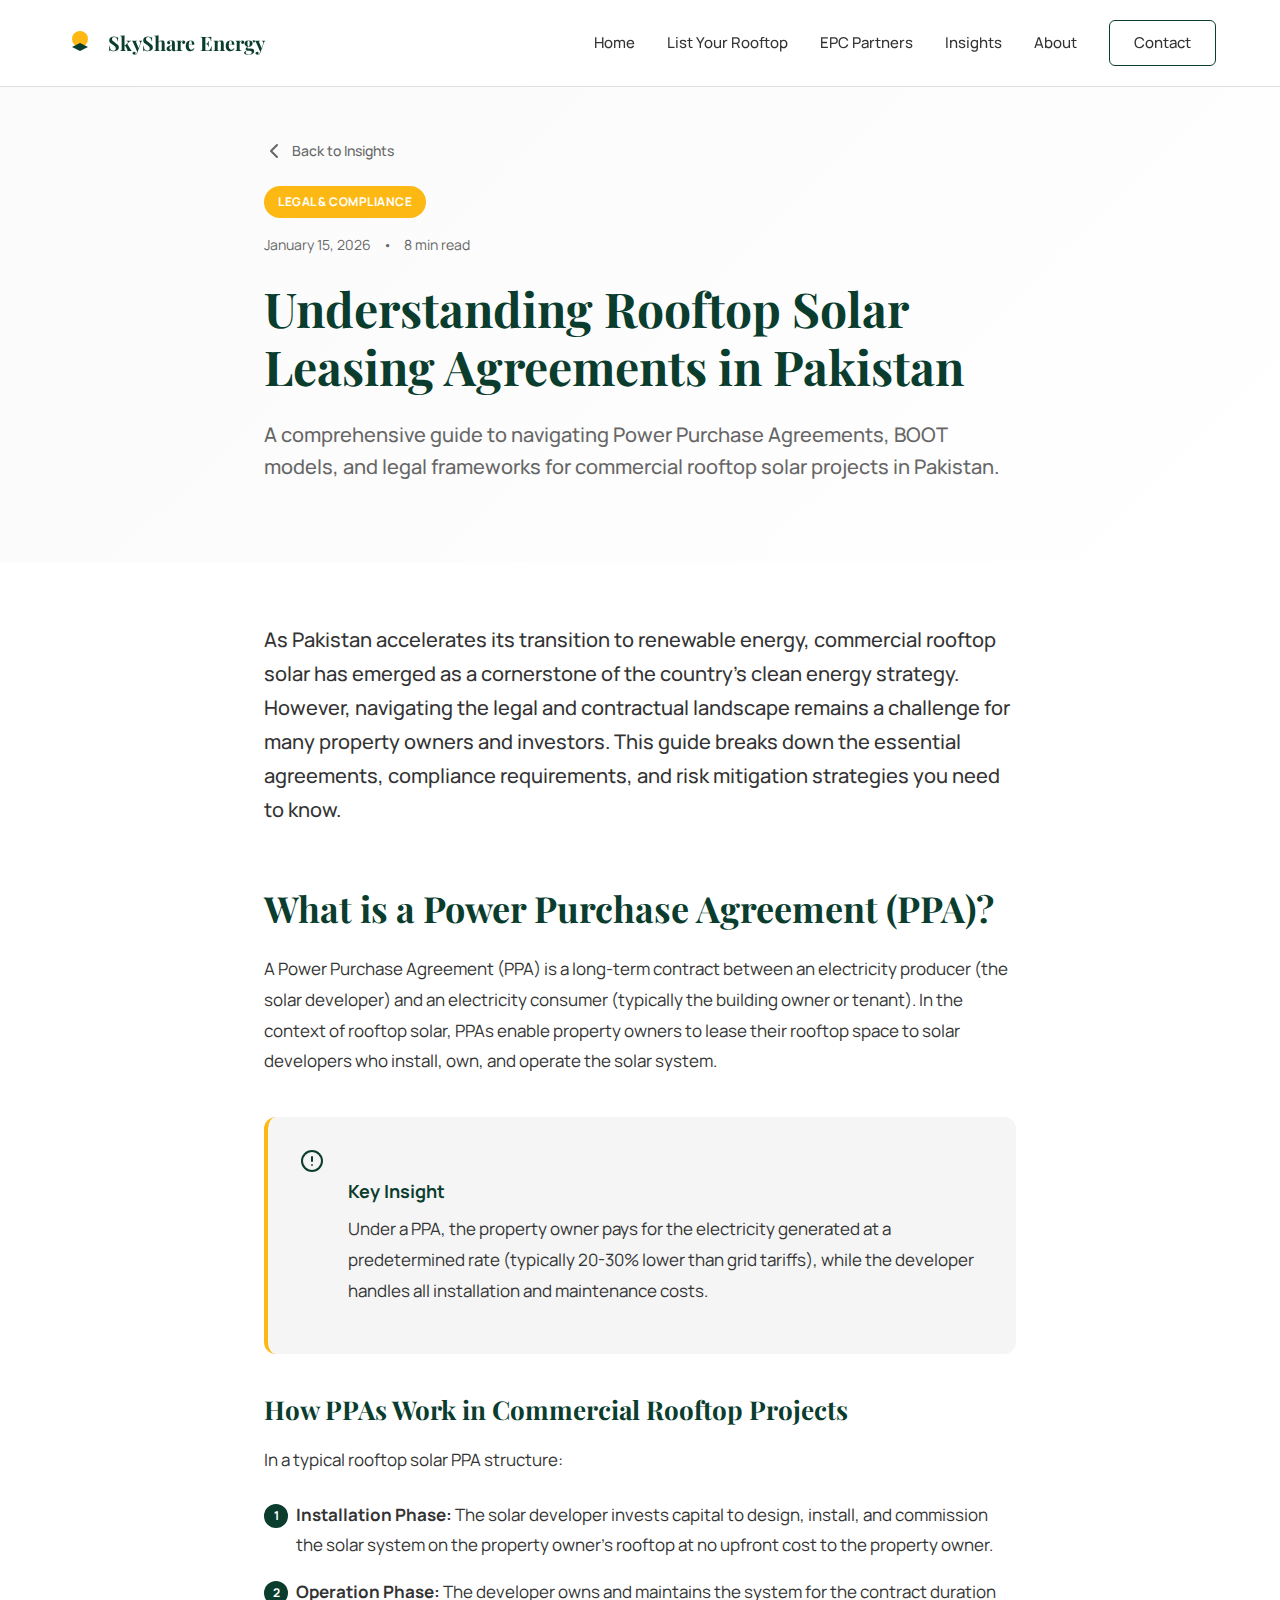
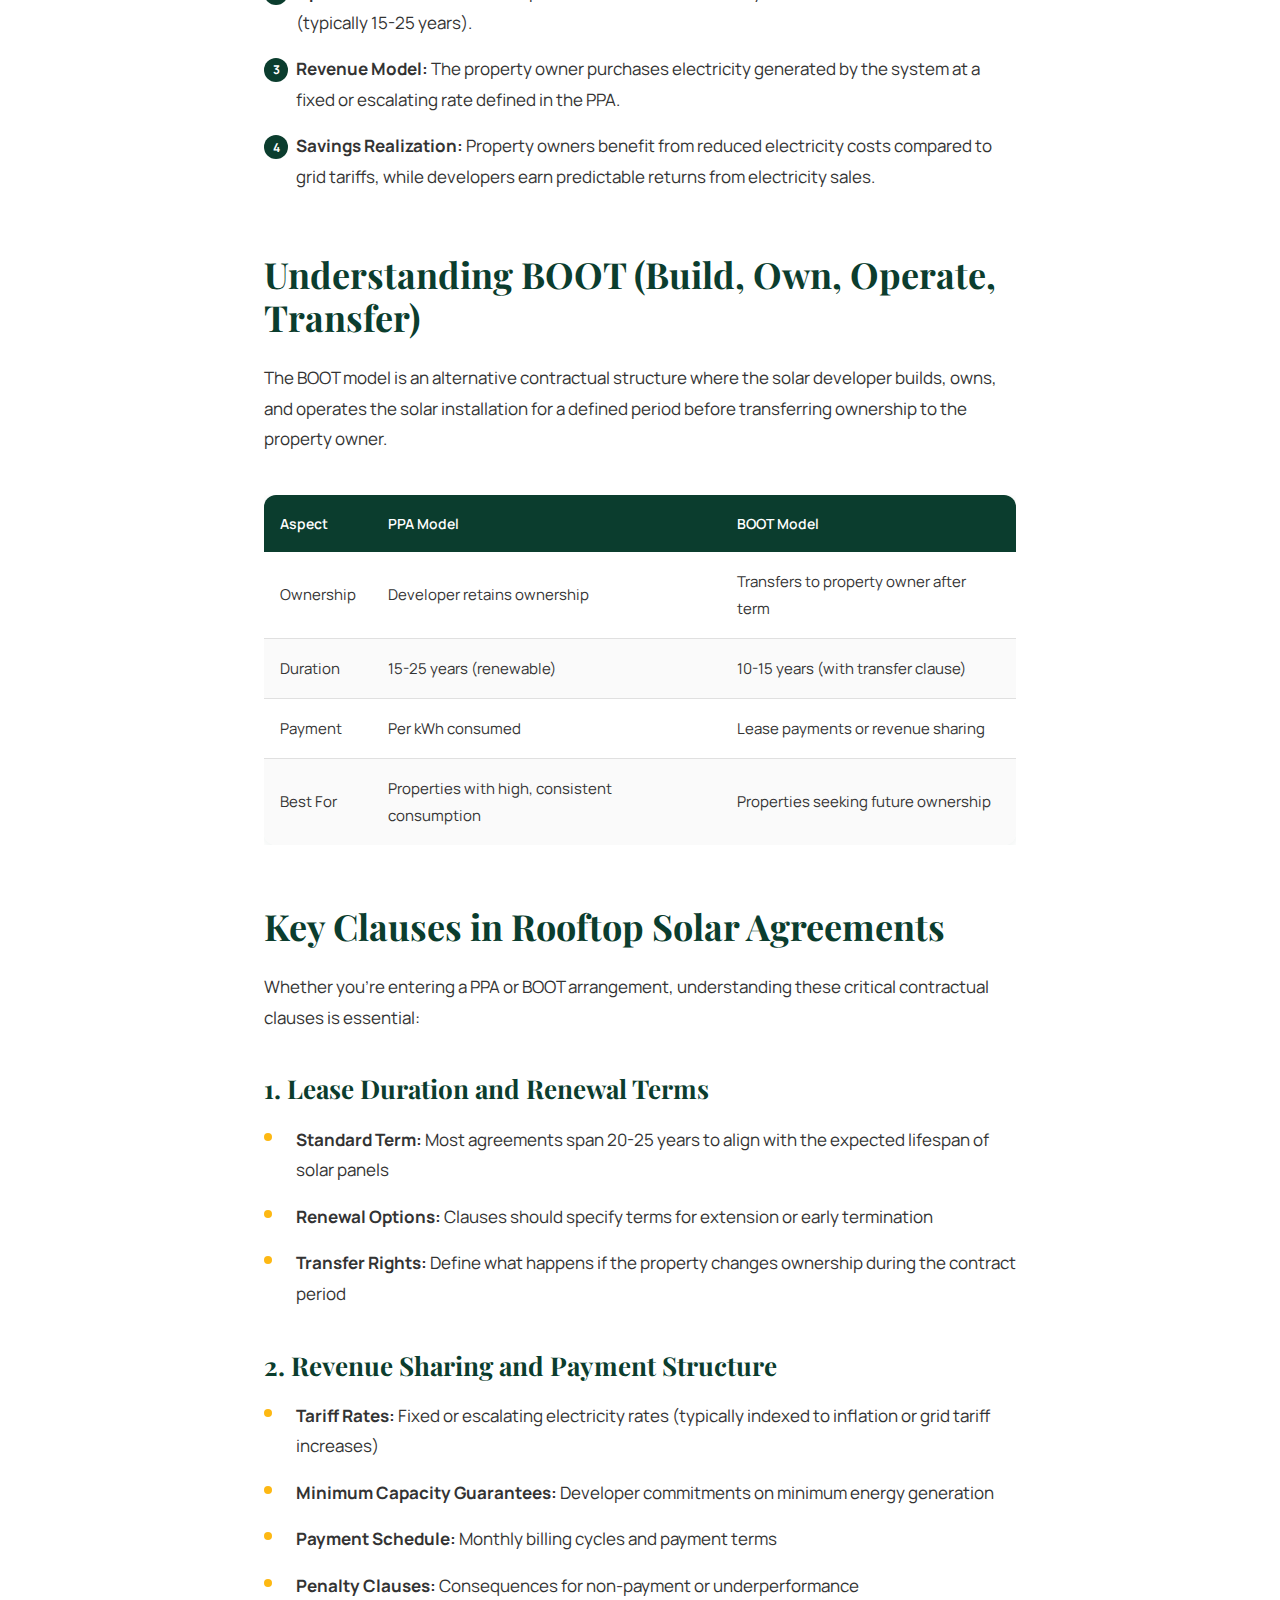
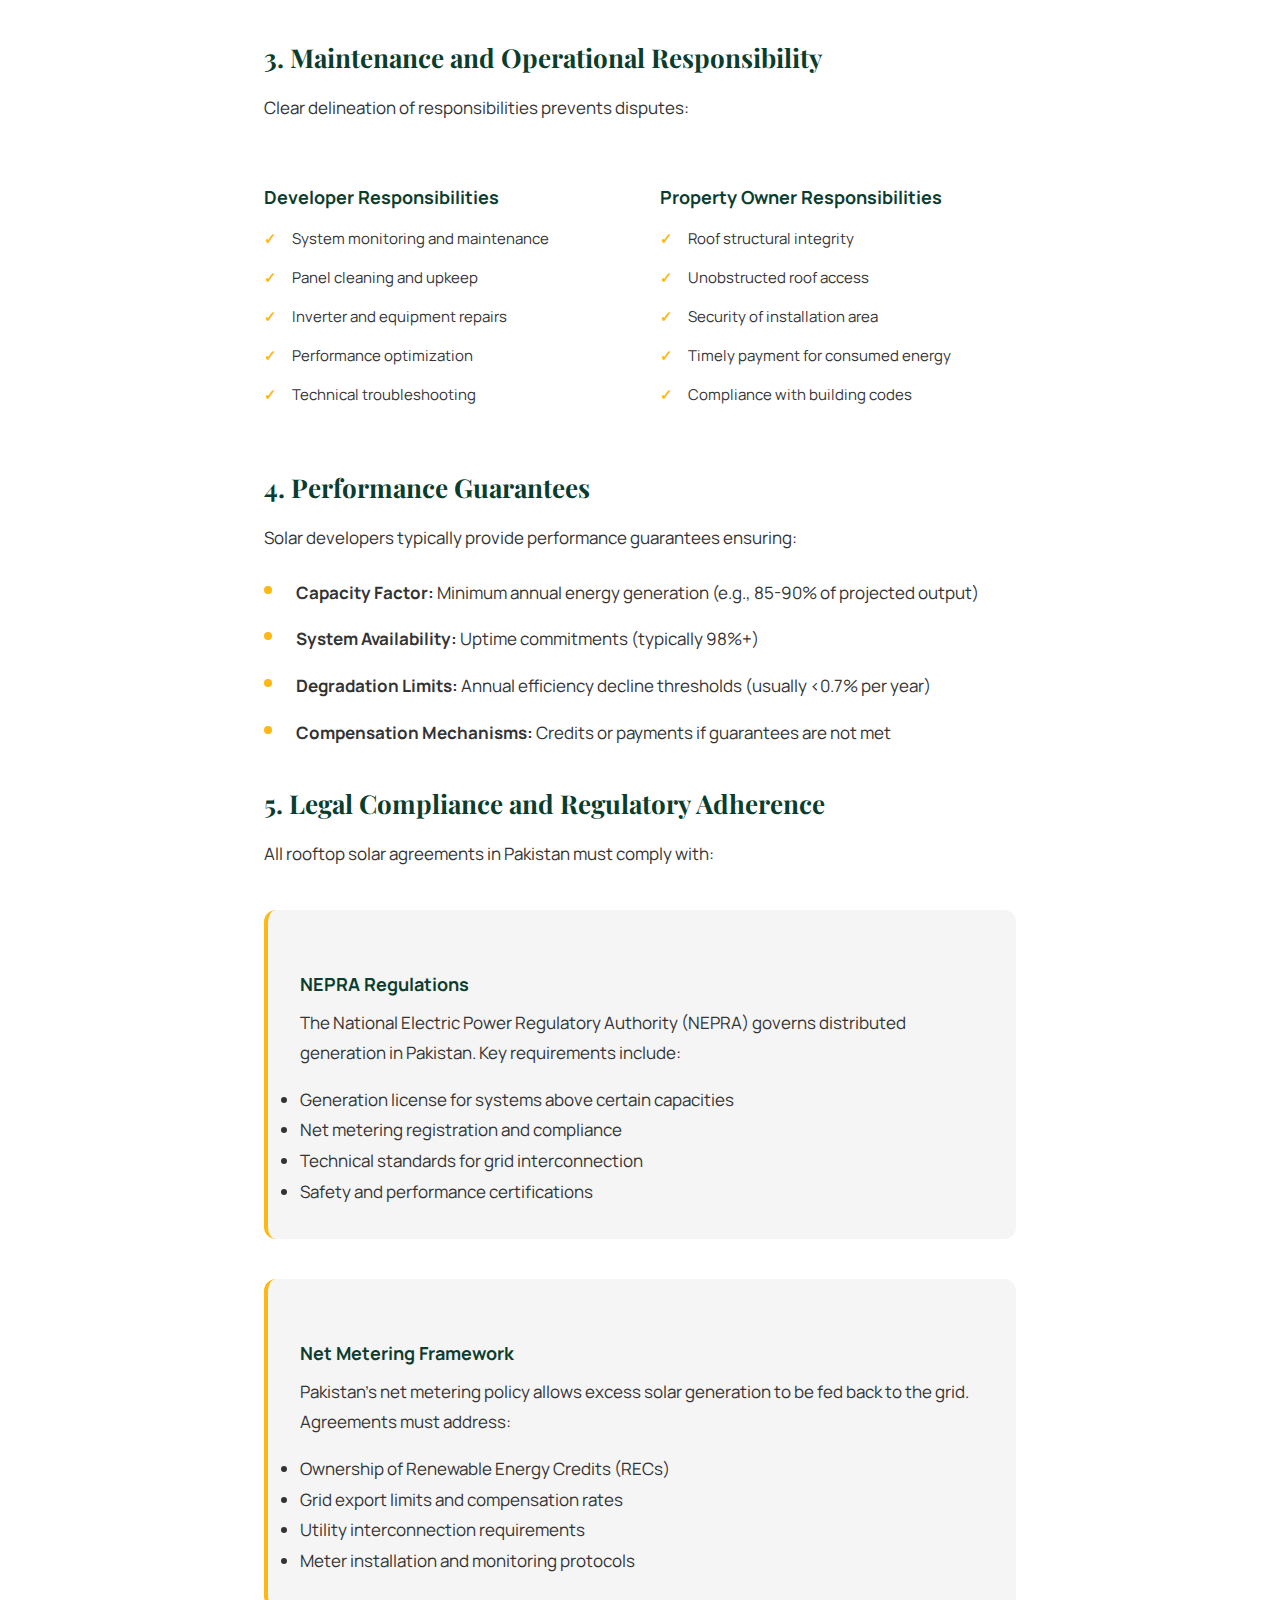
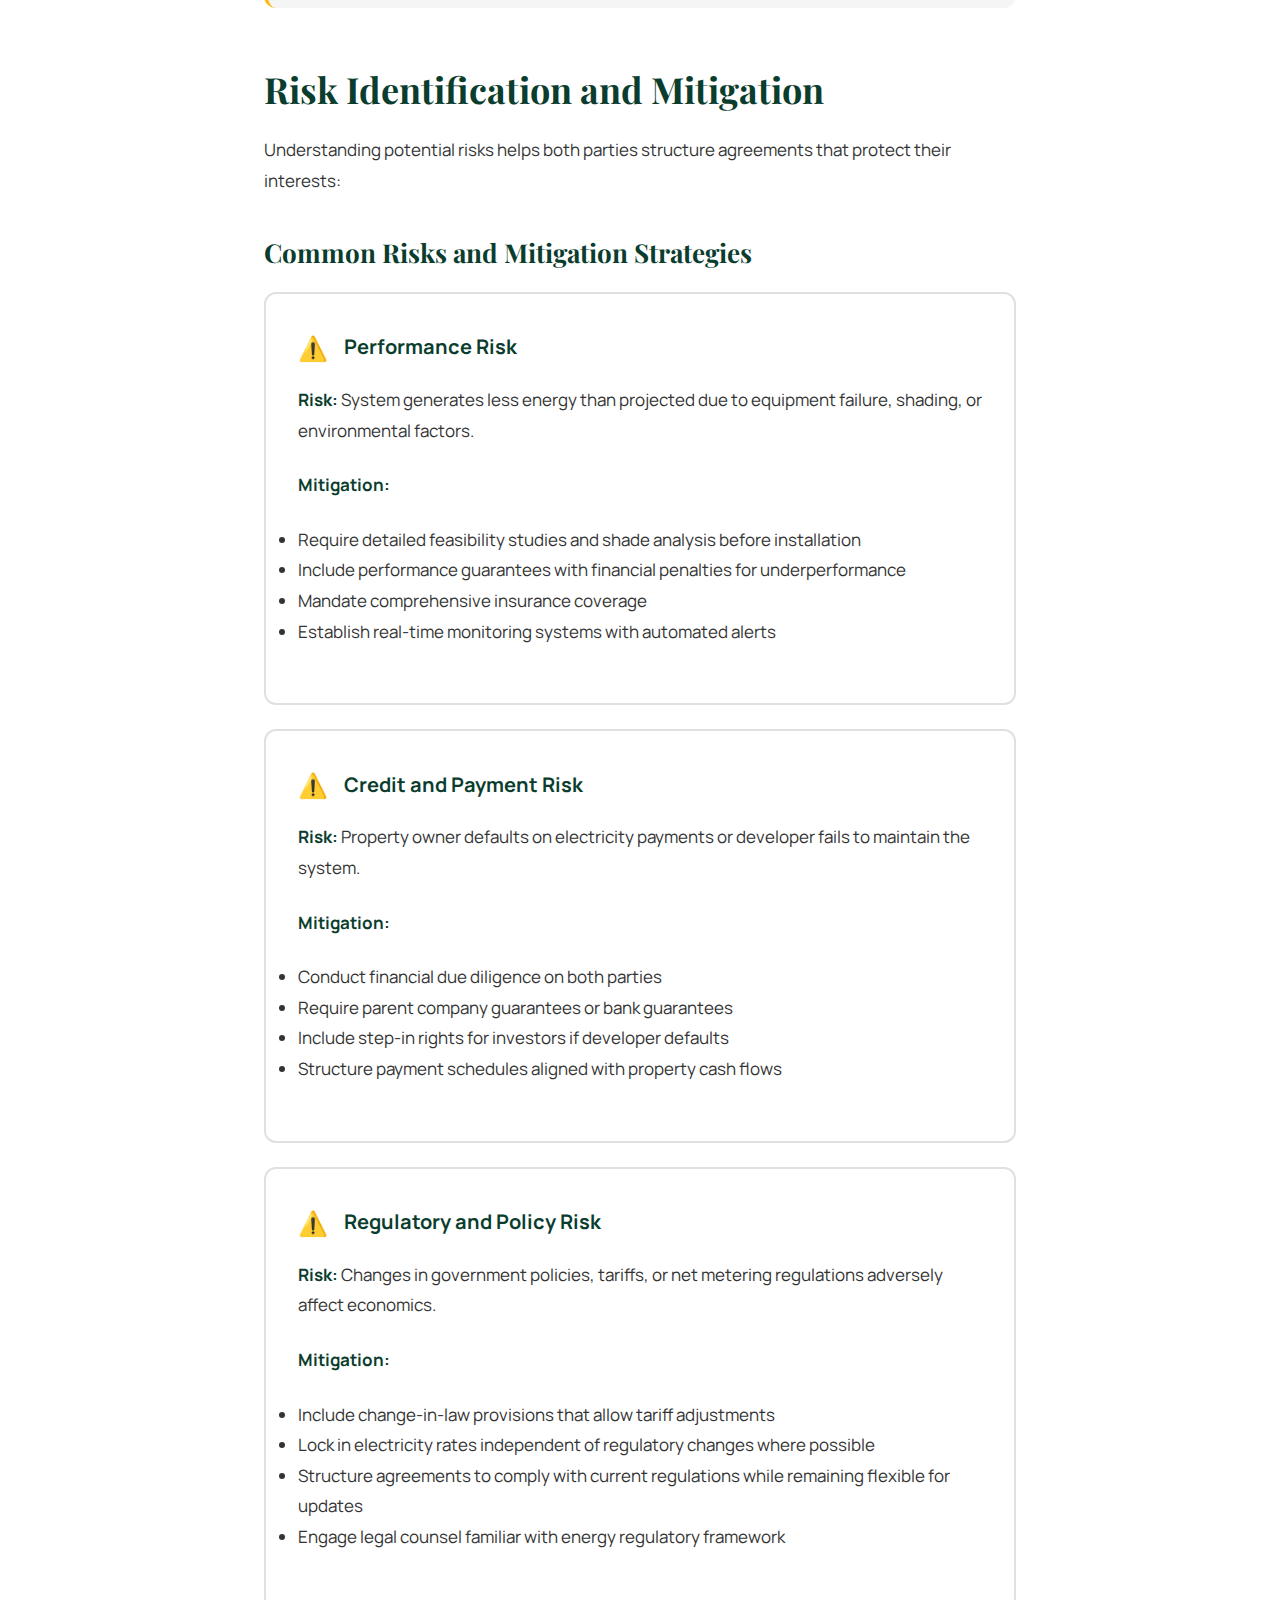
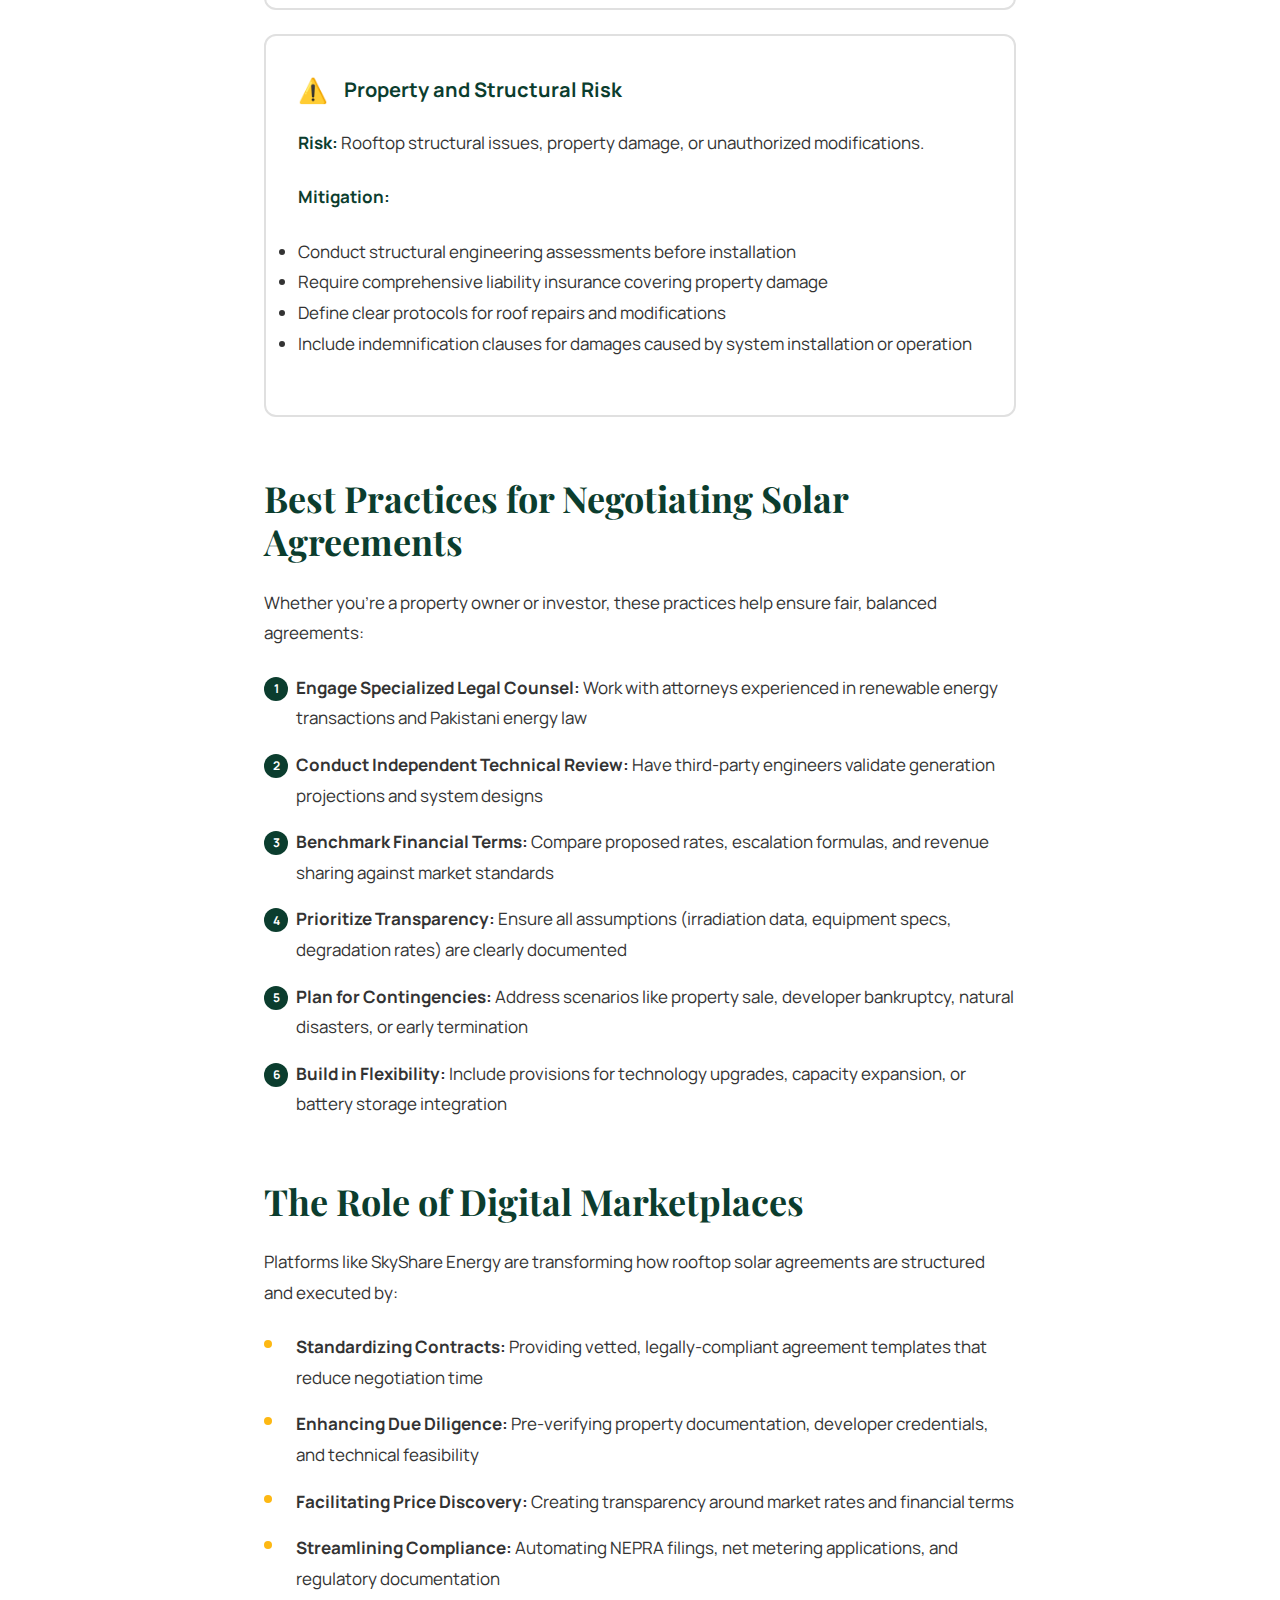
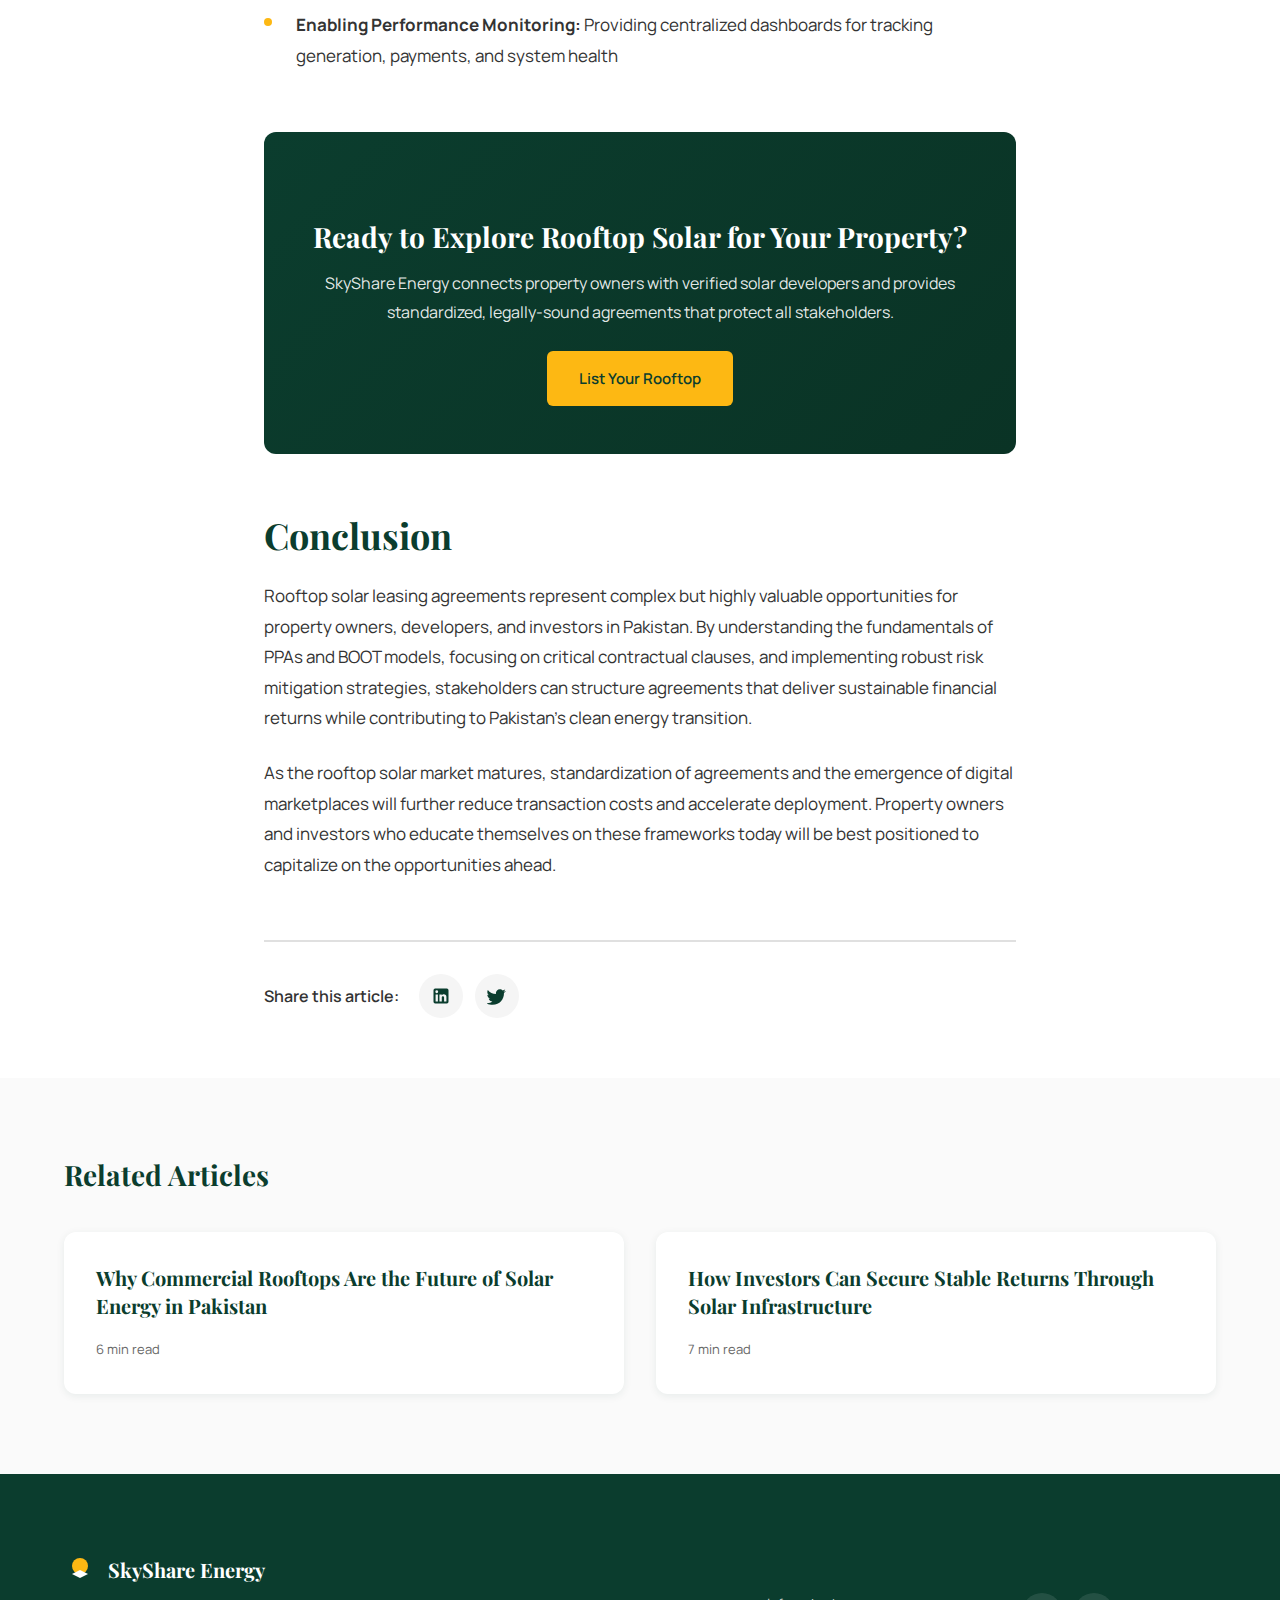
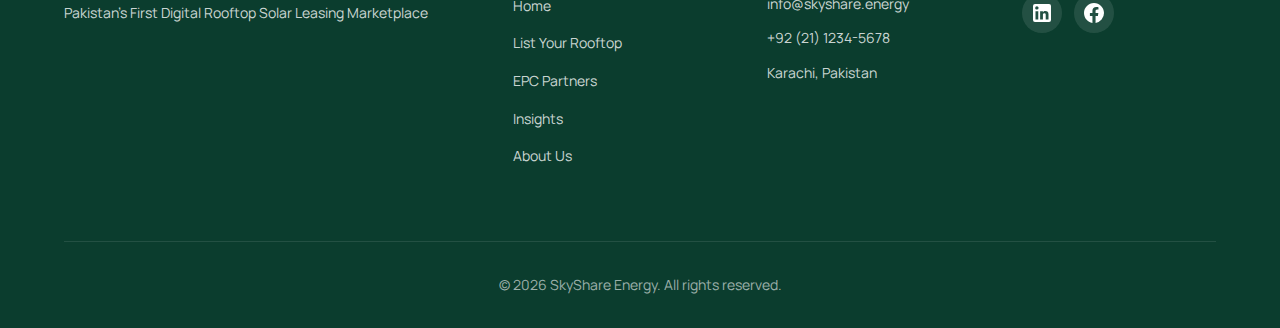
<file: blog-legal-agreements.html>
<!DOCTYPE html>
<html lang="en">
<head>
    <meta charset="UTF-8">
    <meta name="viewport" content="width=device-width, initial-scale=1.0">
    <title>Understanding Rooftop Solar Leasing Agreements in Pakistan - SkyShare Energy</title>
    <link rel="stylesheet" href="styles.css">
    <link rel="preconnect" href="https://fonts.googleapis.com">
    <link rel="preconnect" href="https://fonts.gstatic.com" crossorigin>
    <link href="https://fonts.googleapis.com/css2?family=Playfair+Display:wght@600;700&family=Manrope:wght@400;500;600;700&display=swap" rel="stylesheet">
</head>
<body>
    <!-- Navigation -->
    <nav class="navbar">
        <div class="container">
            <div class="nav-content">
                <div class="logo">
                    <svg width="32" height="32" viewBox="0 0 32 32" fill="none">
                        <circle cx="16" cy="12" r="8" fill="#FDB813"/>
                        <path d="M8 20 L16 16 L24 20 L16 24 Z" fill="#0B3D2E"/>
                    </svg>
                    <span>SkyShare Energy</span>
                </div>
                <div class="nav-links">
                    <a href="index.html">Home</a>
                    <a href="rooftop-owner.html">List Your Rooftop</a>
                    <a href="epc-dashboard.html">EPC Partners</a>
                    <a href="insights.html">Insights</a>
                    <a href="about.html">About</a>
                    <a href="contact.html" class="btn-secondary">Contact</a>
                </div>
                <div class="mobile-menu-toggle">
                    <span></span>
                    <span></span>
                    <span></span>
                </div>
            </div>
        </div>
    </nav>

    <!-- Blog Header -->
    <section class="blog-header">
        <div class="container-narrow">
            <a href="insights.html" class="back-link">
                <svg width="20" height="20" viewBox="0 0 20 20" fill="none">
                    <path d="M13 4 L7 10 L13 16" stroke="currentColor" stroke-width="2" stroke-linecap="round" stroke-linejoin="round"/>
                </svg>
                Back to Insights
            </a>
            <div class="blog-post-meta">
                <span class="blog-category-tag">Legal & Compliance</span>
                <div class="blog-post-info">
                    <span>January 15, 2026</span>
                    <span>•</span>
                    <span>8 min read</span>
                </div>
            </div>
            <h1 class="blog-post-title">Understanding Rooftop Solar Leasing Agreements in Pakistan</h1>
            <p class="blog-post-intro">A comprehensive guide to navigating Power Purchase Agreements, BOOT models, and legal frameworks for commercial rooftop solar projects in Pakistan.</p>
        </div>
    </section>

    <!-- Blog Content -->
    <article class="blog-article">
        <div class="container-narrow">
            <div class="article-content">
                <p class="lead-paragraph">As Pakistan accelerates its transition to renewable energy, commercial rooftop solar has emerged as a cornerstone of the country's clean energy strategy. However, navigating the legal and contractual landscape remains a challenge for many property owners and investors. This guide breaks down the essential agreements, compliance requirements, and risk mitigation strategies you need to know.</p>

                <h2>What is a Power Purchase Agreement (PPA)?</h2>
                <p>A Power Purchase Agreement (PPA) is a long-term contract between an electricity producer (the solar developer) and an electricity consumer (typically the building owner or tenant). In the context of rooftop solar, PPAs enable property owners to lease their rooftop space to solar developers who install, own, and operate the solar system.</p>

                <div class="info-box">
                    <div class="info-box-icon">
                        <svg width="24" height="24" viewBox="0 0 24 24" fill="none">
                            <circle cx="12" cy="12" r="10" stroke="#0B3D2E" stroke-width="2"/>
                            <path d="M12 8 V12" stroke="#0B3D2E" stroke-width="2" stroke-linecap="round"/>
                            <circle cx="12" cy="16" r="0.5" fill="#0B3D2E" stroke="#0B3D2E" stroke-width="1"/>
                        </svg>
                    </div>
                    <div>
                        <h4>Key Insight</h4>
                        <p>Under a PPA, the property owner pays for the electricity generated at a predetermined rate (typically 20-30% lower than grid tariffs), while the developer handles all installation and maintenance costs.</p>
                    </div>
                </div>

                <h3>How PPAs Work in Commercial Rooftop Projects</h3>
                <p>In a typical rooftop solar PPA structure:</p>
                
                <ol class="styled-list">
                    <li><strong>Installation Phase:</strong> The solar developer invests capital to design, install, and commission the solar system on the property owner's rooftop at no upfront cost to the property owner.</li>
                    <li><strong>Operation Phase:</strong> The developer owns and maintains the system for the contract duration (typically 15-25 years).</li>
                    <li><strong>Revenue Model:</strong> The property owner purchases electricity generated by the system at a fixed or escalating rate defined in the PPA.</li>
                    <li><strong>Savings Realization:</strong> Property owners benefit from reduced electricity costs compared to grid tariffs, while developers earn predictable returns from electricity sales.</li>
                </ol>

                <h2>Understanding BOOT (Build, Own, Operate, Transfer)</h2>
                <p>The BOOT model is an alternative contractual structure where the solar developer builds, owns, and operates the solar installation for a defined period before transferring ownership to the property owner.</p>

                <div class="comparison-table">
                    <table>
                        <thead>
                            <tr>
                                <th>Aspect</th>
                                <th>PPA Model</th>
                                <th>BOOT Model</th>
                            </tr>
                        </thead>
                        <tbody>
                            <tr>
                                <td>Ownership</td>
                                <td>Developer retains ownership</td>
                                <td>Transfers to property owner after term</td>
                            </tr>
                            <tr>
                                <td>Duration</td>
                                <td>15-25 years (renewable)</td>
                                <td>10-15 years (with transfer clause)</td>
                            </tr>
                            <tr>
                                <td>Payment</td>
                                <td>Per kWh consumed</td>
                                <td>Lease payments or revenue sharing</td>
                            </tr>
                            <tr>
                                <td>Best For</td>
                                <td>Properties with high, consistent consumption</td>
                                <td>Properties seeking future ownership</td>
                            </tr>
                        </tbody>
                    </table>
                </div>

                <h2>Key Clauses in Rooftop Solar Agreements</h2>
                <p>Whether you're entering a PPA or BOOT arrangement, understanding these critical contractual clauses is essential:</p>

                <h3>1. Lease Duration and Renewal Terms</h3>
                <ul class="styled-list">
                    <li><strong>Standard Term:</strong> Most agreements span 20-25 years to align with the expected lifespan of solar panels</li>
                    <li><strong>Renewal Options:</strong> Clauses should specify terms for extension or early termination</li>
                    <li><strong>Transfer Rights:</strong> Define what happens if the property changes ownership during the contract period</li>
                </ul>

                <h3>2. Revenue Sharing and Payment Structure</h3>
                <ul class="styled-list">
                    <li><strong>Tariff Rates:</strong> Fixed or escalating electricity rates (typically indexed to inflation or grid tariff increases)</li>
                    <li><strong>Minimum Capacity Guarantees:</strong> Developer commitments on minimum energy generation</li>
                    <li><strong>Payment Schedule:</strong> Monthly billing cycles and payment terms</li>
                    <li><strong>Penalty Clauses:</strong> Consequences for non-payment or underperformance</li>
                </ul>

                <h3>3. Maintenance and Operational Responsibility</h3>
                <p>Clear delineation of responsibilities prevents disputes:</p>
                
                <div class="two-column-layout">
                    <div class="column">
                        <h4>Developer Responsibilities</h4>
                        <ul>
                            <li>System monitoring and maintenance</li>
                            <li>Panel cleaning and upkeep</li>
                            <li>Inverter and equipment repairs</li>
                            <li>Performance optimization</li>
                            <li>Technical troubleshooting</li>
                        </ul>
                    </div>
                    <div class="column">
                        <h4>Property Owner Responsibilities</h4>
                        <ul>
                            <li>Roof structural integrity</li>
                            <li>Unobstructed roof access</li>
                            <li>Security of installation area</li>
                            <li>Timely payment for consumed energy</li>
                            <li>Compliance with building codes</li>
                        </ul>
                    </div>
                </div>

                <h3>4. Performance Guarantees</h3>
                <p>Solar developers typically provide performance guarantees ensuring:</p>
                <ul class="styled-list">
                    <li><strong>Capacity Factor:</strong> Minimum annual energy generation (e.g., 85-90% of projected output)</li>
                    <li><strong>System Availability:</strong> Uptime commitments (typically 98%+)</li>
                    <li><strong>Degradation Limits:</strong> Annual efficiency decline thresholds (usually <0.7% per year)</li>
                    <li><strong>Compensation Mechanisms:</strong> Credits or payments if guarantees are not met</li>
                </ul>

                <h3>5. Legal Compliance and Regulatory Adherence</h3>
                <p>All rooftop solar agreements in Pakistan must comply with:</p>

                <div class="highlight-box">
                    <h4>NEPRA Regulations</h4>
                    <p>The National Electric Power Regulatory Authority (NEPRA) governs distributed generation in Pakistan. Key requirements include:</p>
                    <ul>
                        <li>Generation license for systems above certain capacities</li>
                        <li>Net metering registration and compliance</li>
                        <li>Technical standards for grid interconnection</li>
                        <li>Safety and performance certifications</li>
                    </ul>
                </div>

                <div class="highlight-box">
                    <h4>Net Metering Framework</h4>
                    <p>Pakistan's net metering policy allows excess solar generation to be fed back to the grid. Agreements must address:</p>
                    <ul>
                        <li>Ownership of Renewable Energy Credits (RECs)</li>
                        <li>Grid export limits and compensation rates</li>
                        <li>Utility interconnection requirements</li>
                        <li>Meter installation and monitoring protocols</li>
                    </ul>
                </div>

                <h2>Risk Identification and Mitigation</h2>
                <p>Understanding potential risks helps both parties structure agreements that protect their interests:</p>

                <h3>Common Risks and Mitigation Strategies</h3>

                <div class="risk-card">
                    <div class="risk-header">
                        <span class="risk-icon">⚠️</span>
                        <h4>Performance Risk</h4>
                    </div>
                    <p><strong>Risk:</strong> System generates less energy than projected due to equipment failure, shading, or environmental factors.</p>
                    <p><strong>Mitigation:</strong></p>
                    <ul>
                        <li>Require detailed feasibility studies and shade analysis before installation</li>
                        <li>Include performance guarantees with financial penalties for underperformance</li>
                        <li>Mandate comprehensive insurance coverage</li>
                        <li>Establish real-time monitoring systems with automated alerts</li>
                    </ul>
                </div>

                <div class="risk-card">
                    <div class="risk-header">
                        <span class="risk-icon">⚠️</span>
                        <h4>Credit and Payment Risk</h4>
                    </div>
                    <p><strong>Risk:</strong> Property owner defaults on electricity payments or developer fails to maintain the system.</p>
                    <p><strong>Mitigation:</strong></p>
                    <ul>
                        <li>Conduct financial due diligence on both parties</li>
                        <li>Require parent company guarantees or bank guarantees</li>
                        <li>Include step-in rights for investors if developer defaults</li>
                        <li>Structure payment schedules aligned with property cash flows</li>
                    </ul>
                </div>

                <div class="risk-card">
                    <div class="risk-header">
                        <span class="risk-icon">⚠️</span>
                        <h4>Regulatory and Policy Risk</h4>
                    </div>
                    <p><strong>Risk:</strong> Changes in government policies, tariffs, or net metering regulations adversely affect economics.</p>
                    <p><strong>Mitigation:</strong></p>
                    <ul>
                        <li>Include change-in-law provisions that allow tariff adjustments</li>
                        <li>Lock in electricity rates independent of regulatory changes where possible</li>
                        <li>Structure agreements to comply with current regulations while remaining flexible for updates</li>
                        <li>Engage legal counsel familiar with energy regulatory framework</li>
                    </ul>
                </div>

                <div class="risk-card">
                    <div class="risk-header">
                        <span class="risk-icon">⚠️</span>
                        <h4>Property and Structural Risk</h4>
                    </div>
                    <p><strong>Risk:</strong> Rooftop structural issues, property damage, or unauthorized modifications.</p>
                    <p><strong>Mitigation:</strong></p>
                    <ul>
                        <li>Conduct structural engineering assessments before installation</li>
                        <li>Require comprehensive liability insurance covering property damage</li>
                        <li>Define clear protocols for roof repairs and modifications</li>
                        <li>Include indemnification clauses for damages caused by system installation or operation</li>
                    </ul>
                </div>

                <h2>Best Practices for Negotiating Solar Agreements</h2>
                <p>Whether you're a property owner or investor, these practices help ensure fair, balanced agreements:</p>

                <ol class="styled-list">
                    <li><strong>Engage Specialized Legal Counsel:</strong> Work with attorneys experienced in renewable energy transactions and Pakistani energy law</li>
                    <li><strong>Conduct Independent Technical Review:</strong> Have third-party engineers validate generation projections and system designs</li>
                    <li><strong>Benchmark Financial Terms:</strong> Compare proposed rates, escalation formulas, and revenue sharing against market standards</li>
                    <li><strong>Prioritize Transparency:</strong> Ensure all assumptions (irradiation data, equipment specs, degradation rates) are clearly documented</li>
                    <li><strong>Plan for Contingencies:</strong> Address scenarios like property sale, developer bankruptcy, natural disasters, or early termination</li>
                    <li><strong>Build in Flexibility:</strong> Include provisions for technology upgrades, capacity expansion, or battery storage integration</li>
                </ol>

                <h2>The Role of Digital Marketplaces</h2>
                <p>Platforms like SkyShare Energy are transforming how rooftop solar agreements are structured and executed by:</p>

                <ul class="styled-list">
                    <li><strong>Standardizing Contracts:</strong> Providing vetted, legally-compliant agreement templates that reduce negotiation time</li>
                    <li><strong>Enhancing Due Diligence:</strong> Pre-verifying property documentation, developer credentials, and technical feasibility</li>
                    <li><strong>Facilitating Price Discovery:</strong> Creating transparency around market rates and financial terms</li>
                    <li><strong>Streamlining Compliance:</strong> Automating NEPRA filings, net metering applications, and regulatory documentation</li>
                    <li><strong>Enabling Performance Monitoring:</strong> Providing centralized dashboards for tracking generation, payments, and system health</li>
                </ul>

                <div class="cta-box">
                    <h3>Ready to Explore Rooftop Solar for Your Property?</h3>
                    <p>SkyShare Energy connects property owners with verified solar developers and provides standardized, legally-sound agreements that protect all stakeholders.</p>
                    <a href="rooftop-owner.html" class="btn-primary">List Your Rooftop</a>
                </div>

                <h2>Conclusion</h2>
                <p>Rooftop solar leasing agreements represent complex but highly valuable opportunities for property owners, developers, and investors in Pakistan. By understanding the fundamentals of PPAs and BOOT models, focusing on critical contractual clauses, and implementing robust risk mitigation strategies, stakeholders can structure agreements that deliver sustainable financial returns while contributing to Pakistan's clean energy transition.</p>

                <p>As the rooftop solar market matures, standardization of agreements and the emergence of digital marketplaces will further reduce transaction costs and accelerate deployment. Property owners and investors who educate themselves on these frameworks today will be best positioned to capitalize on the opportunities ahead.</p>
            </div>

            <!-- Share Section -->
            <div class="article-share">
                <span>Share this article:</span>
                <div class="share-buttons">
                    <a href="#" class="share-btn">
                        <svg width="20" height="20" viewBox="0 0 24 24" fill="currentColor">
                            <path d="M19 3a2 2 0 0 1 2 2v14a2 2 0 0 1-2 2H5a2 2 0 0 1-2-2V5a2 2 0 0 1 2-2h14m-.5 15.5v-5.3a3.26 3.26 0 0 0-3.26-3.26c-.85 0-1.84.52-2.32 1.3v-1.11h-2.79v8.37h2.79v-4.93c0-.77.62-1.4 1.39-1.4a1.4 1.4 0 0 1 1.4 1.4v4.93h2.79M6.88 8.56a1.68 1.68 0 0 0 1.68-1.68c0-.93-.75-1.69-1.68-1.69a1.69 1.69 0 0 0-1.69 1.69c0 .93.76 1.68 1.69 1.68m1.39 9.94v-8.37H5.5v8.37h2.77z"/>
                        </svg>
                    </a>
                    <a href="#" class="share-btn">
                        <svg width="20" height="20" viewBox="0 0 24 24" fill="currentColor">
                            <path d="M22.46 6c-.85.38-1.75.64-2.7.76.97-.58 1.72-1.5 2.07-2.6-.91.54-1.92.93-2.99 1.14-.86-.92-2.09-1.49-3.45-1.49-2.61 0-4.73 2.12-4.73 4.73 0 .37.04.73.12 1.08-3.93-.2-7.42-2.08-9.76-4.95-.41.7-.64 1.51-.64 2.38 0 1.64.84 3.09 2.11 3.94-.78-.02-1.51-.24-2.15-.59v.06c0 2.29 1.63 4.2 3.79 4.64-.4.11-.82.17-1.25.17-.31 0-.61-.03-.9-.08.61 1.9 2.38 3.28 4.47 3.32-1.64 1.28-3.7 2.05-5.94 2.05-.39 0-.77-.02-1.14-.07 2.12 1.36 4.64 2.15 7.35 2.15 8.82 0 13.64-7.31 13.64-13.64 0-.21 0-.42-.02-.63.94-.68 1.75-1.52 2.39-2.48z"/>
                        </svg>
                    </a>
                </div>
            </div>
        </div>
    </article>

    <!-- Related Articles -->
    <section class="related-articles">
        <div class="container">
            <h3 class="section-subtitle">Related Articles</h3>
            <div class="related-grid">
                <a href="blog-future-solar.html" class="related-card">
                    <h4>Why Commercial Rooftops Are the Future of Solar Energy in Pakistan</h4>
                    <span class="related-meta">6 min read</span>
                </a>
                <a href="blog-investor-returns.html" class="related-card">
                    <h4>How Investors Can Secure Stable Returns Through Solar Infrastructure</h4>
                    <span class="related-meta">7 min read</span>
                </a>
            </div>
        </div>
    </section>

    <!-- Footer -->
    <footer class="footer">
        <div class="container">
            <div class="footer-grid">
                <div class="footer-col">
                    <div class="footer-logo">
                        <svg width="32" height="32" viewBox="0 0 32 32" fill="none">
                            <circle cx="16" cy="12" r="8" fill="#FDB813"/>
                            <path d="M8 20 L16 16 L24 20 L16 24 Z" fill="white"/>
                        </svg>
                        <span>SkyShare Energy</span>
                    </div>
                    <p class="footer-tagline">Pakistan's First Digital Rooftop Solar Leasing Marketplace</p>
                </div>
                <div class="footer-col">
                    <h4 class="footer-heading">Quick Links</h4>
                    <ul class="footer-links">
                        <li><a href="index.html">Home</a></li>
                        <li><a href="rooftop-owner.html">List Your Rooftop</a></li>
                        <li><a href="epc-dashboard.html">EPC Partners</a></li>
                        <li><a href="insights.html">Insights</a></li>
                        <li><a href="about.html">About Us</a></li>
                    </ul>
                </div>
                <div class="footer-col">
                    <h4 class="footer-heading">Contact</h4>
                    <ul class="footer-contact">
                        <li>info@skyshare.energy</li>
                        <li>+92 (21) 1234-5678</li>
                        <li>Karachi, Pakistan</li>
                    </ul>
                </div>
                <div class="footer-col">
                    <h4 class="footer-heading">Follow Us</h4>
                    <div class="social-links">
                        <a href="#" class="social-link">
                            <svg width="24" height="24" viewBox="0 0 24 24" fill="currentColor">
                                <path d="M19 3a2 2 0 0 1 2 2v14a2 2 0 0 1-2 2H5a2 2 0 0 1-2-2V5a2 2 0 0 1 2-2h14m-.5 15.5v-5.3a3.26 3.26 0 0 0-3.26-3.26c-.85 0-1.84.52-2.32 1.3v-1.11h-2.79v8.37h2.79v-4.93c0-.77.62-1.4 1.39-1.4a1.4 1.4 0 0 1 1.4 1.4v4.93h2.79M6.88 8.56a1.68 1.68 0 0 0 1.68-1.68c0-.93-.75-1.69-1.68-1.69a1.69 1.69 0 0 0-1.69 1.69c0 .93.76 1.68 1.69 1.68m1.39 9.94v-8.37H5.5v8.37h2.77z"/>
                            </svg>
                        </a>
                        <a href="#" class="social-link">
                            <svg width="24" height="24" viewBox="0 0 24 24" fill="currentColor">
                                <path d="M12 2.04C6.5 2.04 2 6.53 2 12.06C2 17.06 5.66 21.21 10.44 21.96V14.96H7.9V12.06H10.44V9.85C10.44 7.34 11.93 5.96 14.22 5.96C15.31 5.96 16.45 6.15 16.45 6.15V8.62H15.19C13.95 8.62 13.56 9.39 13.56 10.18V12.06H16.34L15.89 14.96H13.56V21.96A10 10 0 0 0 22 12.06C22 6.53 17.5 2.04 12 2.04Z"/>
                            </svg>
                        </a>
                    </div>
                </div>
            </div>
            <div class="footer-bottom">
                <p>&copy; 2026 SkyShare Energy. All rights reserved.</p>
            </div>
        </div>
    </footer>

    <script src="script.js"></script>
</body>
</html>
</file>
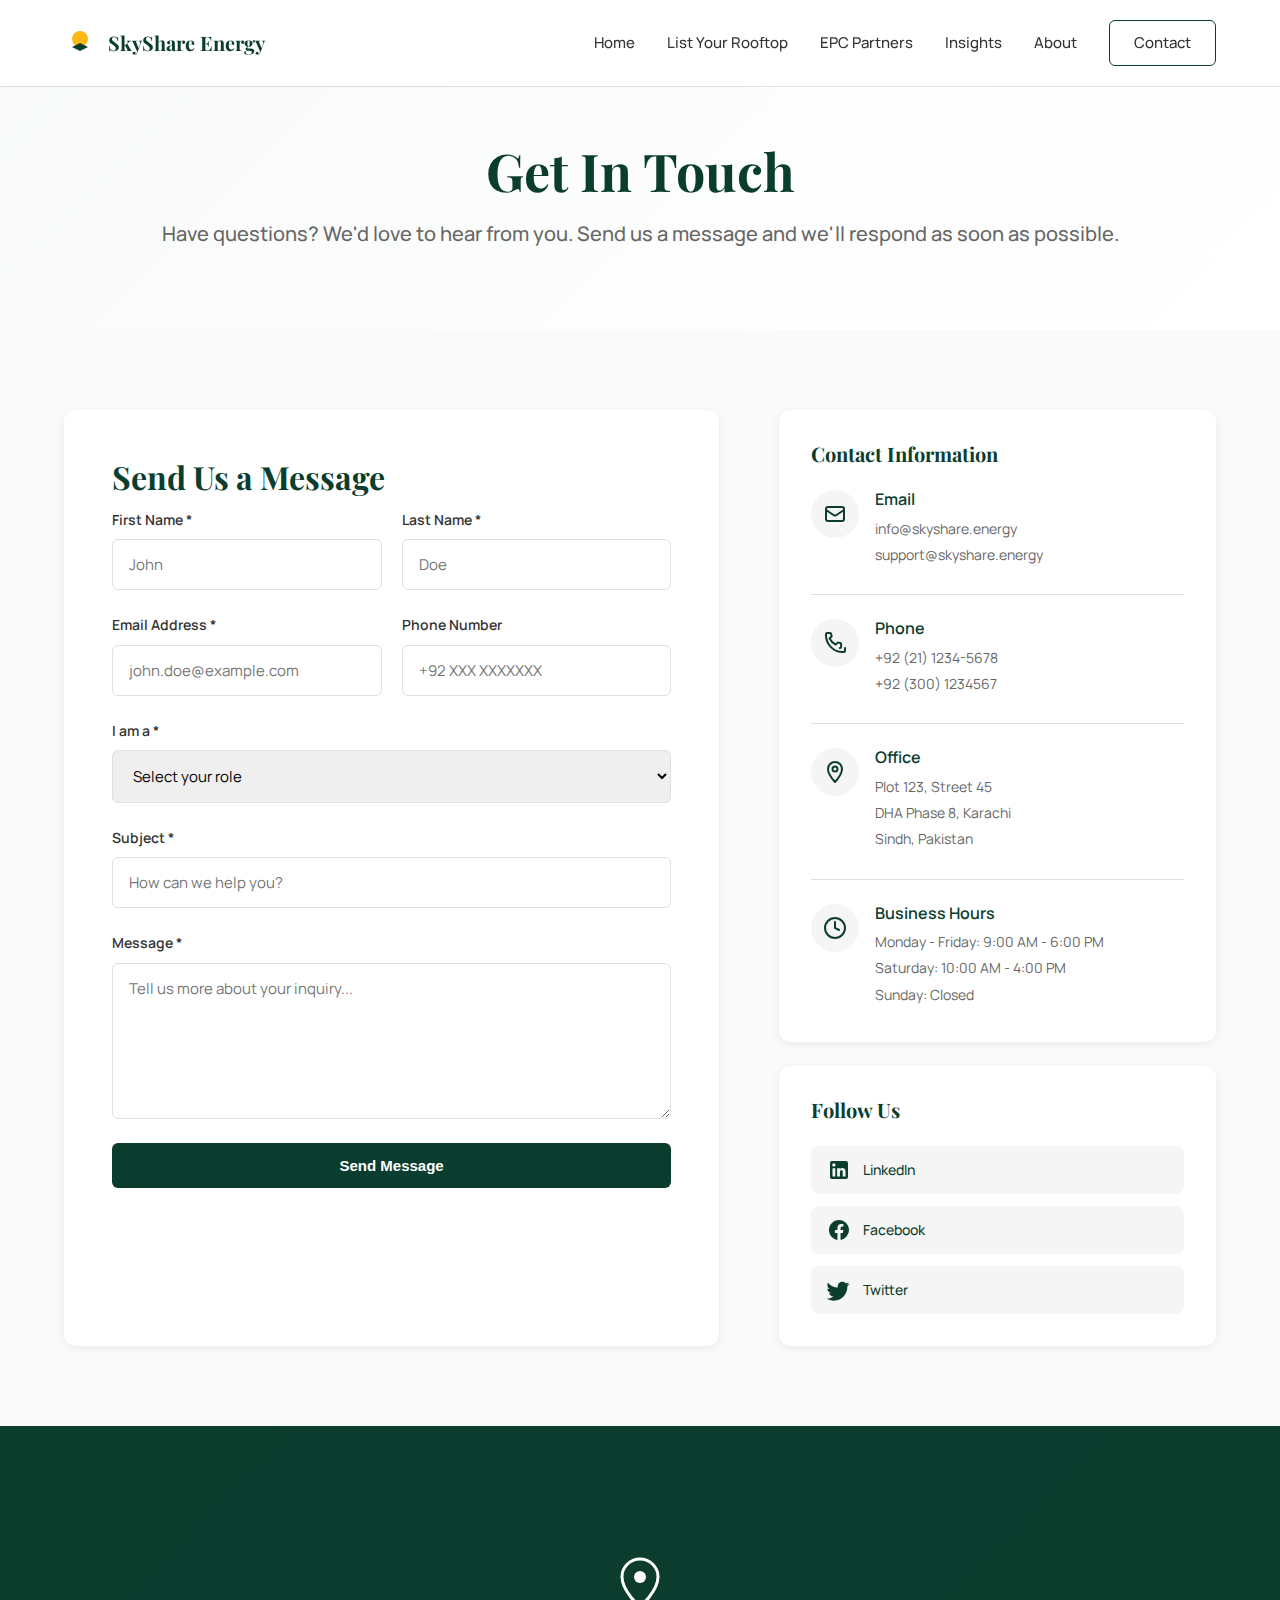
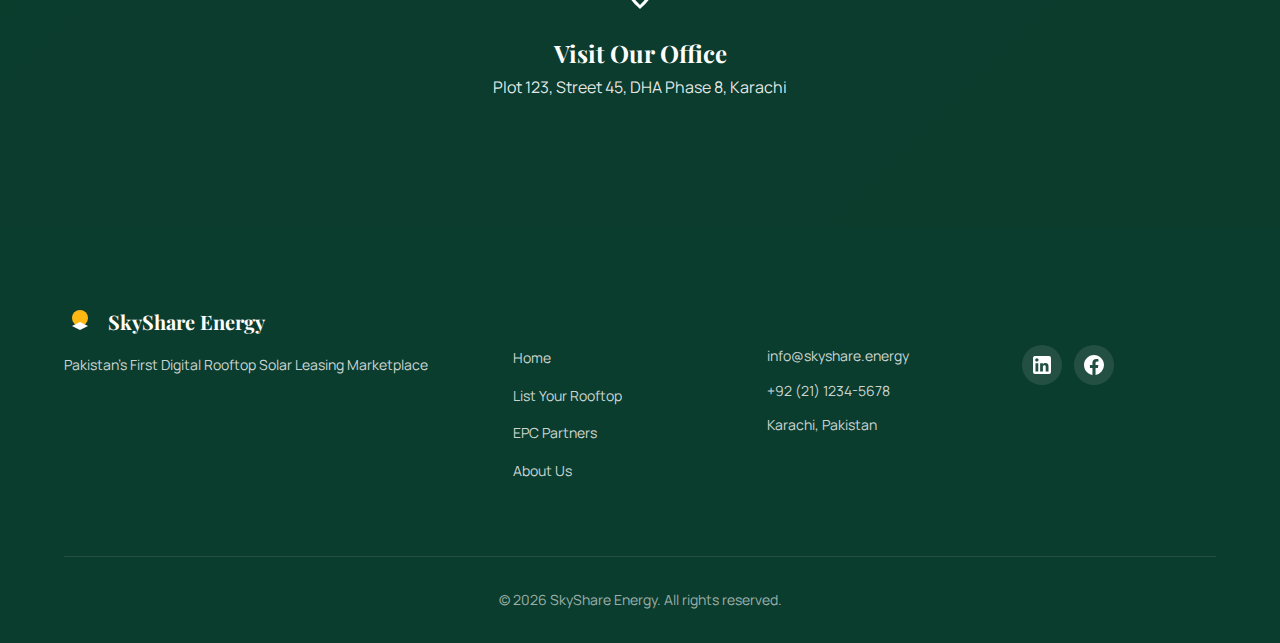
<file: contact.html>
<!DOCTYPE html>
<html lang="en">
<head>
    <meta charset="UTF-8">
    <meta name="viewport" content="width=device-width, initial-scale=1.0">
    <title>Contact Us - SkyShare Energy</title>
    <link rel="stylesheet" href="styles.css">
    <link rel="preconnect" href="https://fonts.googleapis.com">
    <link rel="preconnect" href="https://fonts.gstatic.com" crossorigin>
    <link href="https://fonts.googleapis.com/css2?family=Playfair+Display:wght@600;700&family=Manrope:wght@400;500;600;700&display=swap" rel="stylesheet">
</head>
<body>
    <!-- Navigation -->
    <nav class="navbar">
        <div class="container">
            <div class="nav-content">
                <div class="logo">
                    <svg width="32" height="32" viewBox="0 0 32 32" fill="none">
                        <circle cx="16" cy="12" r="8" fill="#FDB813"/>
                        <path d="M8 20 L16 16 L24 20 L16 24 Z" fill="#0B3D2E"/>
                    </svg>
                    <span>SkyShare Energy</span>
                </div>
                <div class="nav-links">
                    <a href="index.html">Home</a>
                    <a href="rooftop-owner.html">List Your Rooftop</a>
                    <a href="epc-dashboard.html">EPC Partners</a>
                    <a href="insights.html">Insights</a>
                    <a href="about.html">About</a>
                    <a href="contact.html" class="btn-secondary">Contact</a>
                </div>
                <div class="mobile-menu-toggle">
                    <span></span>
                    <span></span>
                    <span></span>
                </div>
            </div>
        </div>
    </nav>

    <!-- Page Hero -->
    <section class="page-hero">
        <div class="container">
            <div class="page-hero-content">
                <h1 class="page-title">Get In Touch</h1>
                <p class="page-subtitle">Have questions? We'd love to hear from you. Send us a message and we'll respond as soon as possible.</p>
            </div>
        </div>
    </section>

    <!-- Contact Section -->
    <section class="contact-section">
        <div class="container">
            <div class="contact-layout">
                <!-- Contact Form -->
                <div class="contact-form-container">
                    <h2 class="form-title">Send Us a Message</h2>
                    <form class="contact-form" id="contactForm">
                        <div class="form-row">
                            <div class="form-group">
                                <label for="firstName" class="form-label">First Name *</label>
                                <input type="text" id="firstName" name="firstName" class="form-input" placeholder="John" required>
                            </div>
                            <div class="form-group">
                                <label for="lastName" class="form-label">Last Name *</label>
                                <input type="text" id="lastName" name="lastName" class="form-input" placeholder="Doe" required>
                            </div>
                        </div>

                        <div class="form-row">
                            <div class="form-group">
                                <label for="email" class="form-label">Email Address *</label>
                                <input type="email" id="email" name="email" class="form-input" placeholder="john.doe@example.com" required>
                            </div>
                            <div class="form-group">
                                <label for="phone" class="form-label">Phone Number</label>
                                <input type="tel" id="phone" name="phone" class="form-input" placeholder="+92 XXX XXXXXXX">
                            </div>
                        </div>

                        <div class="form-group">
                            <label for="inquiry" class="form-label">I am a *</label>
                            <select id="inquiry" name="inquiry" class="form-select" required>
                                <option value="">Select your role</option>
                                <option value="rooftop-owner">Rooftop Owner</option>
                                <option value="epc-company">EPC Company</option>
                                <option value="investor">Investor</option>
                                <option value="media">Media/Press</option>
                                <option value="partner">Potential Partner</option>
                                <option value="other">Other</option>
                            </select>
                        </div>

                        <div class="form-group">
                            <label for="subject" class="form-label">Subject *</label>
                            <input type="text" id="subject" name="subject" class="form-input" placeholder="How can we help you?" required>
                        </div>

                        <div class="form-group">
                            <label for="message" class="form-label">Message *</label>
                            <textarea id="message" name="message" class="form-textarea" rows="6" placeholder="Tell us more about your inquiry..." required></textarea>
                        </div>

                        <button type="submit" class="btn-primary btn-full">Send Message</button>
                    </form>
                </div>

                <!-- Contact Info Sidebar -->
                <div class="contact-info-sidebar">
                    <div class="contact-info-card">
                        <h3 class="contact-info-title">Contact Information</h3>
                        
                        <div class="contact-info-item">
                            <div class="contact-icon">
                                <svg width="24" height="24" viewBox="0 0 24 24" fill="none">
                                    <path d="M3 8L10.89 13.26C11.54 13.67 12.46 13.67 13.11 13.26L21 8M5 19H19C20.1 19 21 18.1 21 17V7C21 5.9 20.1 5 19 5H5C3.9 5 3 5.9 3 7V17C3 18.1 3.9 19 5 19Z" stroke="#0B3D2E" stroke-width="2" stroke-linecap="round" stroke-linejoin="round"/>
                                </svg>
                            </div>
                            <div class="contact-info-content">
                                <h4>Email</h4>
                                <p>info@skyshare.energy</p>
                                <p>support@skyshare.energy</p>
                            </div>
                        </div>

                        <div class="contact-info-item">
                            <div class="contact-icon">
                                <svg width="24" height="24" viewBox="0 0 24 24" fill="none">
                                    <path d="M22 16.92V19.92C22 20.52 21.52 21.03 20.92 21.05C20.5 21.06 20.12 21.06 19.75 21.06C10.6 21.06 3.03 13.49 3 4.31C3 3.94 3 3.56 3.01 3.17C3.03 2.57 3.54 2.09 4.14 2.09H7.14C7.62 2.09 8.03 2.42 8.12 2.88C8.23 3.51 8.39 4.12 8.59 4.71C8.72 5.08 8.62 5.49 8.34 5.76L6.59 7.51C7.88 10.17 10.01 12.3 12.67 13.59L14.42 11.84C14.69 11.56 15.1 11.46 15.47 11.59C16.06 11.79 16.67 11.95 17.3 12.06C17.77 12.15 18.1 12.58 18.1 13.06V16.06C18.1 16.58 17.58 17 17.06 17C16.96 17 16.87 17 16.78 16.99" stroke="#0B3D2E" stroke-width="2" stroke-linecap="round" stroke-linejoin="round"/>
                                </svg>
                            </div>
                            <div class="contact-info-content">
                                <h4>Phone</h4>
                                <p>+92 (21) 1234-5678</p>
                                <p>+92 (300) 1234567</p>
                            </div>
                        </div>

                        <div class="contact-info-item">
                            <div class="contact-icon">
                                <svg width="24" height="24" viewBox="0 0 24 24" fill="none">
                                    <path d="M12 2C8.13 2 5 5.13 5 9C5 14.25 12 22 12 22C12 22 19 14.25 19 9C19 5.13 15.87 2 12 2ZM12 11.5C10.62 11.5 9.5 10.38 9.5 9C9.5 7.62 10.62 6.5 12 6.5C13.38 6.5 14.5 7.62 14.5 9C14.5 10.38 13.38 11.5 12 11.5Z" stroke="#0B3D2E" stroke-width="2" stroke-linecap="round" stroke-linejoin="round"/>
                                </svg>
                            </div>
                            <div class="contact-info-content">
                                <h4>Office</h4>
                                <p>Plot 123, Street 45</p>
                                <p>DHA Phase 8, Karachi</p>
                                <p>Sindh, Pakistan</p>
                            </div>
                        </div>

                        <div class="contact-info-item">
                            <div class="contact-icon">
                                <svg width="24" height="24" viewBox="0 0 24 24" fill="none">
                                    <circle cx="12" cy="12" r="10" stroke="#0B3D2E" stroke-width="2"/>
                                    <path d="M12 6V12L16 14" stroke="#0B3D2E" stroke-width="2" stroke-linecap="round"/>
                                </svg>
                            </div>
                            <div class="contact-info-content">
                                <h4>Business Hours</h4>
                                <p>Monday - Friday: 9:00 AM - 6:00 PM</p>
                                <p>Saturday: 10:00 AM - 4:00 PM</p>
                                <p>Sunday: Closed</p>
                            </div>
                        </div>
                    </div>

                    <div class="contact-social-card">
                        <h3 class="contact-info-title">Follow Us</h3>
                        <div class="contact-social-links">
                            <a href="#" class="contact-social-link">
                                <svg width="24" height="24" viewBox="0 0 24 24" fill="currentColor">
                                    <path d="M19 3a2 2 0 0 1 2 2v14a2 2 0 0 1-2 2H5a2 2 0 0 1-2-2V5a2 2 0 0 1 2-2h14m-.5 15.5v-5.3a3.26 3.26 0 0 0-3.26-3.26c-.85 0-1.84.52-2.32 1.3v-1.11h-2.79v8.37h2.79v-4.93c0-.77.62-1.4 1.39-1.4a1.4 1.4 0 0 1 1.4 1.4v4.93h2.79M6.88 8.56a1.68 1.68 0 0 0 1.68-1.68c0-.93-.75-1.69-1.68-1.69a1.69 1.69 0 0 0-1.69 1.69c0 .93.76 1.68 1.69 1.68m1.39 9.94v-8.37H5.5v8.37h2.77z"/>
                                </svg>
                                <span>LinkedIn</span>
                            </a>
                            <a href="#" class="contact-social-link">
                                <svg width="24" height="24" viewBox="0 0 24 24" fill="currentColor">
                                    <path d="M12 2.04C6.5 2.04 2 6.53 2 12.06C2 17.06 5.66 21.21 10.44 21.96V14.96H7.9V12.06H10.44V9.85C10.44 7.34 11.93 5.96 14.22 5.96C15.31 5.96 16.45 6.15 16.45 6.15V8.62H15.19C13.95 8.62 13.56 9.39 13.56 10.18V12.06H16.34L15.89 14.96H13.56V21.96A10 10 0 0 0 22 12.06C22 6.53 17.5 2.04 12 2.04Z"/>
                                </svg>
                                <span>Facebook</span>
                            </a>
                            <a href="#" class="contact-social-link">
                                <svg width="24" height="24" viewBox="0 0 24 24" fill="currentColor">
                                    <path d="M22.46 6c-.85.38-1.75.64-2.7.76.97-.58 1.72-1.5 2.07-2.6-.91.54-1.92.93-2.99 1.14-.86-.92-2.09-1.49-3.45-1.49-2.61 0-4.73 2.12-4.73 4.73 0 .37.04.73.12 1.08-3.93-.2-7.42-2.08-9.76-4.95-.41.7-.64 1.51-.64 2.38 0 1.64.84 3.09 2.11 3.94-.78-.02-1.51-.24-2.15-.59v.06c0 2.29 1.63 4.2 3.79 4.64-.4.11-.82.17-1.25.17-.31 0-.61-.03-.9-.08.61 1.9 2.38 3.28 4.47 3.32-1.64 1.28-3.7 2.05-5.94 2.05-.39 0-.77-.02-1.14-.07 2.12 1.36 4.64 2.15 7.35 2.15 8.82 0 13.64-7.31 13.64-13.64 0-.21 0-.42-.02-.63.94-.68 1.75-1.52 2.39-2.48z"/>
                                </svg>
                                <span>Twitter</span>
                            </a>
                        </div>
                    </div>
                </div>
            </div>
        </div>
    </section>

    <!-- Map Section (Placeholder) -->
    <section class="map-section">
        <div class="map-placeholder">
            <div class="map-overlay">
                <div class="map-content">
                    <svg width="64" height="64" viewBox="0 0 64 64" fill="none">
                        <path d="M32 8C22 8 14 16 14 26C14 40 32 56 32 56C32 56 50 40 50 26C50 16 42 8 32 8Z" stroke="white" stroke-width="3" fill="none"/>
                        <circle cx="32" cy="26" r="6" fill="white"/>
                    </svg>
                    <h3>Visit Our Office</h3>
                    <p>Plot 123, Street 45, DHA Phase 8, Karachi</p>
                </div>
            </div>
        </div>
    </section>

    <!-- Footer -->
    <footer class="footer">
        <div class="container">
            <div class="footer-grid">
                <div class="footer-col">
                    <div class="footer-logo">
                        <svg width="32" height="32" viewBox="0 0 32 32" fill="none">
                            <circle cx="16" cy="12" r="8" fill="#FDB813"/>
                            <path d="M8 20 L16 16 L24 20 L16 24 Z" fill="white"/>
                        </svg>
                        <span>SkyShare Energy</span>
                    </div>
                    <p class="footer-tagline">Pakistan's First Digital Rooftop Solar Leasing Marketplace</p>
                </div>
                <div class="footer-col">
                    <h4 class="footer-heading">Quick Links</h4>
                    <ul class="footer-links">
                        <li><a href="index.html">Home</a></li>
                        <li><a href="rooftop-owner.html">List Your Rooftop</a></li>
                        <li><a href="epc-dashboard.html">EPC Partners</a></li>
                        <li><a href="about.html">About Us</a></li>
                    </ul>
                </div>
                <div class="footer-col">
                    <h4 class="footer-heading">Contact</h4>
                    <ul class="footer-contact">
                        <li>info@skyshare.energy</li>
                        <li>+92 (21) 1234-5678</li>
                        <li>Karachi, Pakistan</li>
                    </ul>
                </div>
                <div class="footer-col">
                    <h4 class="footer-heading">Follow Us</h4>
                    <div class="social-links">
                        <a href="#" class="social-link">
                            <svg width="24" height="24" viewBox="0 0 24 24" fill="currentColor">
                                <path d="M19 3a2 2 0 0 1 2 2v14a2 2 0 0 1-2 2H5a2 2 0 0 1-2-2V5a2 2 0 0 1 2-2h14m-.5 15.5v-5.3a3.26 3.26 0 0 0-3.26-3.26c-.85 0-1.84.52-2.32 1.3v-1.11h-2.79v8.37h2.79v-4.93c0-.77.62-1.4 1.39-1.4a1.4 1.4 0 0 1 1.4 1.4v4.93h2.79M6.88 8.56a1.68 1.68 0 0 0 1.68-1.68c0-.93-.75-1.69-1.68-1.69a1.69 1.69 0 0 0-1.69 1.69c0 .93.76 1.68 1.69 1.68m1.39 9.94v-8.37H5.5v8.37h2.77z"/>
                            </svg>
                        </a>
                        <a href="#" class="social-link">
                            <svg width="24" height="24" viewBox="0 0 24 24" fill="currentColor">
                                <path d="M12 2.04C6.5 2.04 2 6.53 2 12.06C2 17.06 5.66 21.21 10.44 21.96V14.96H7.9V12.06H10.44V9.85C10.44 7.34 11.93 5.96 14.22 5.96C15.31 5.96 16.45 6.15 16.45 6.15V8.62H15.19C13.95 8.62 13.56 9.39 13.56 10.18V12.06H16.34L15.89 14.96H13.56V21.96A10 10 0 0 0 22 12.06C22 6.53 17.5 2.04 12 2.04Z"/>
                            </svg>
                        </a>
                    </div>
                </div>
            </div>
            <div class="footer-bottom">
                <p>&copy; 2026 SkyShare Energy. All rights reserved.</p>
            </div>
        </div>
    </footer>

    <script src="script.js"></script>
</body>
</html>
</file>
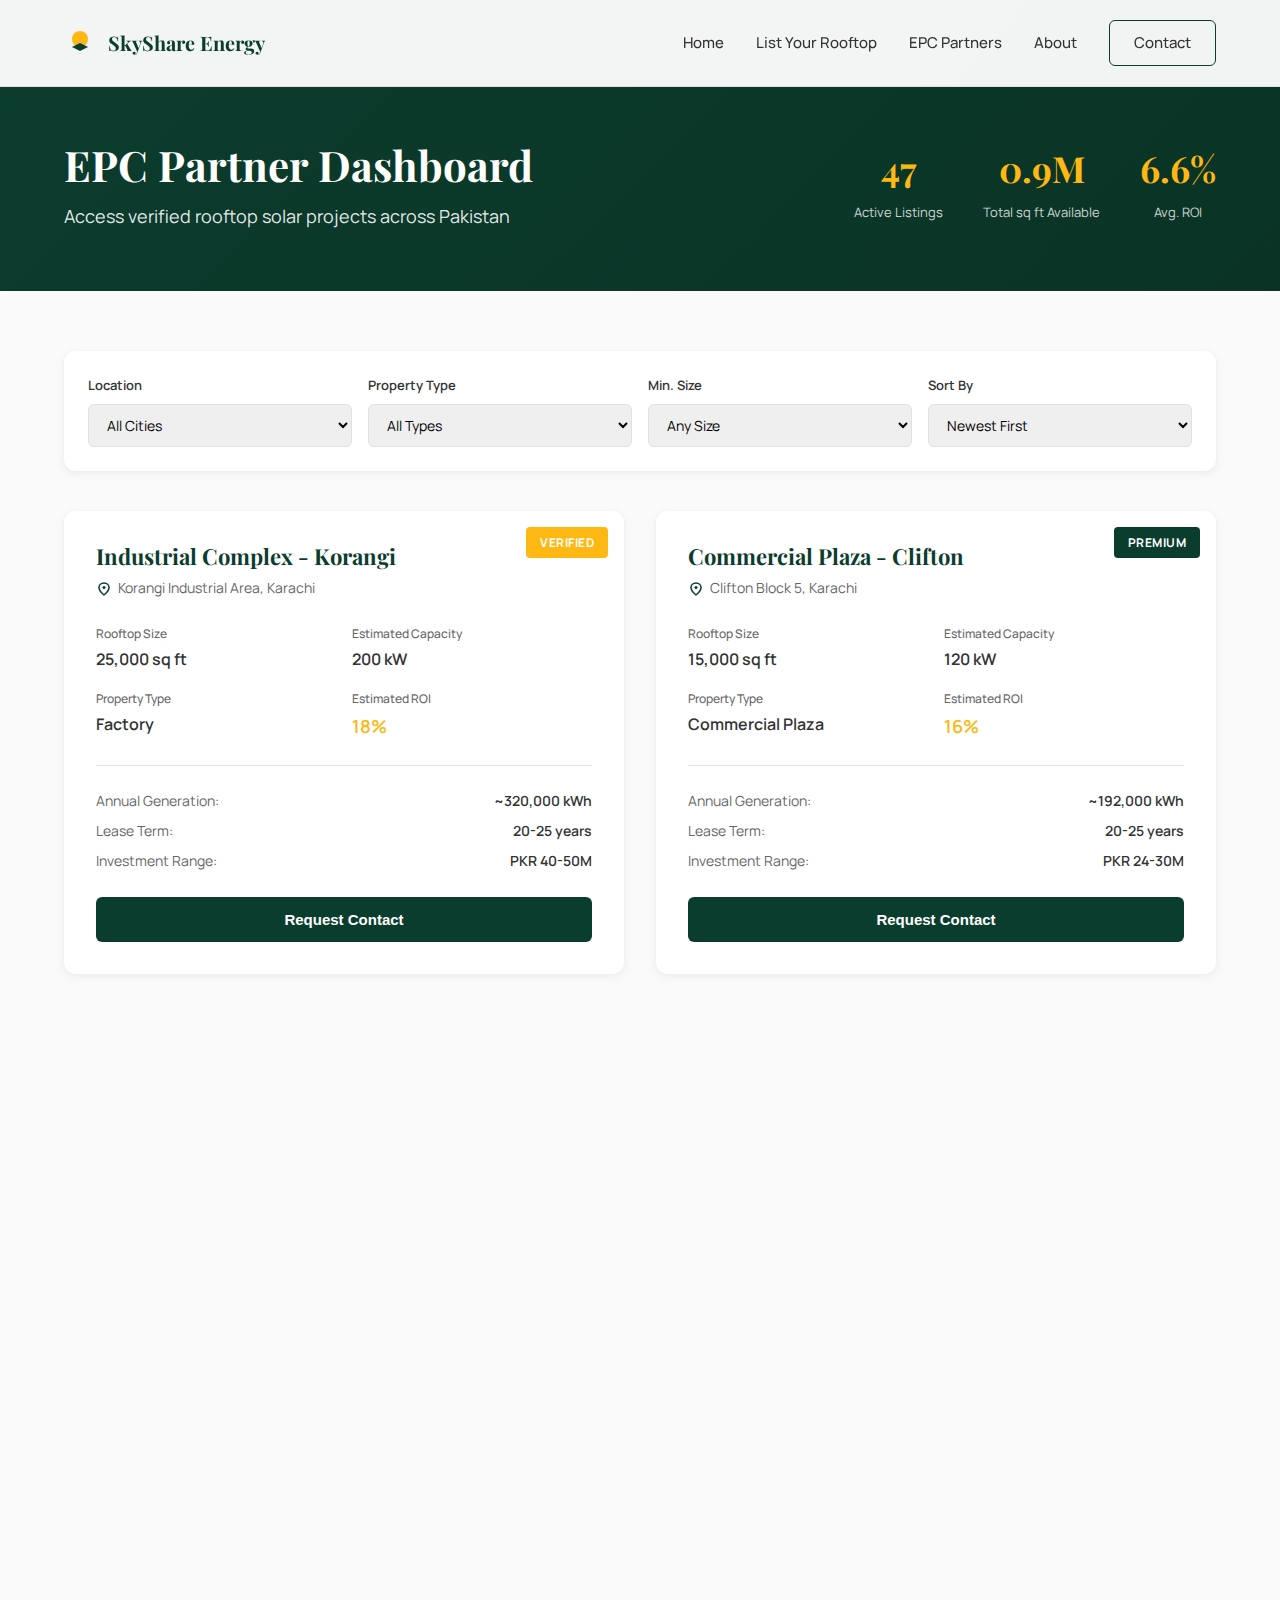
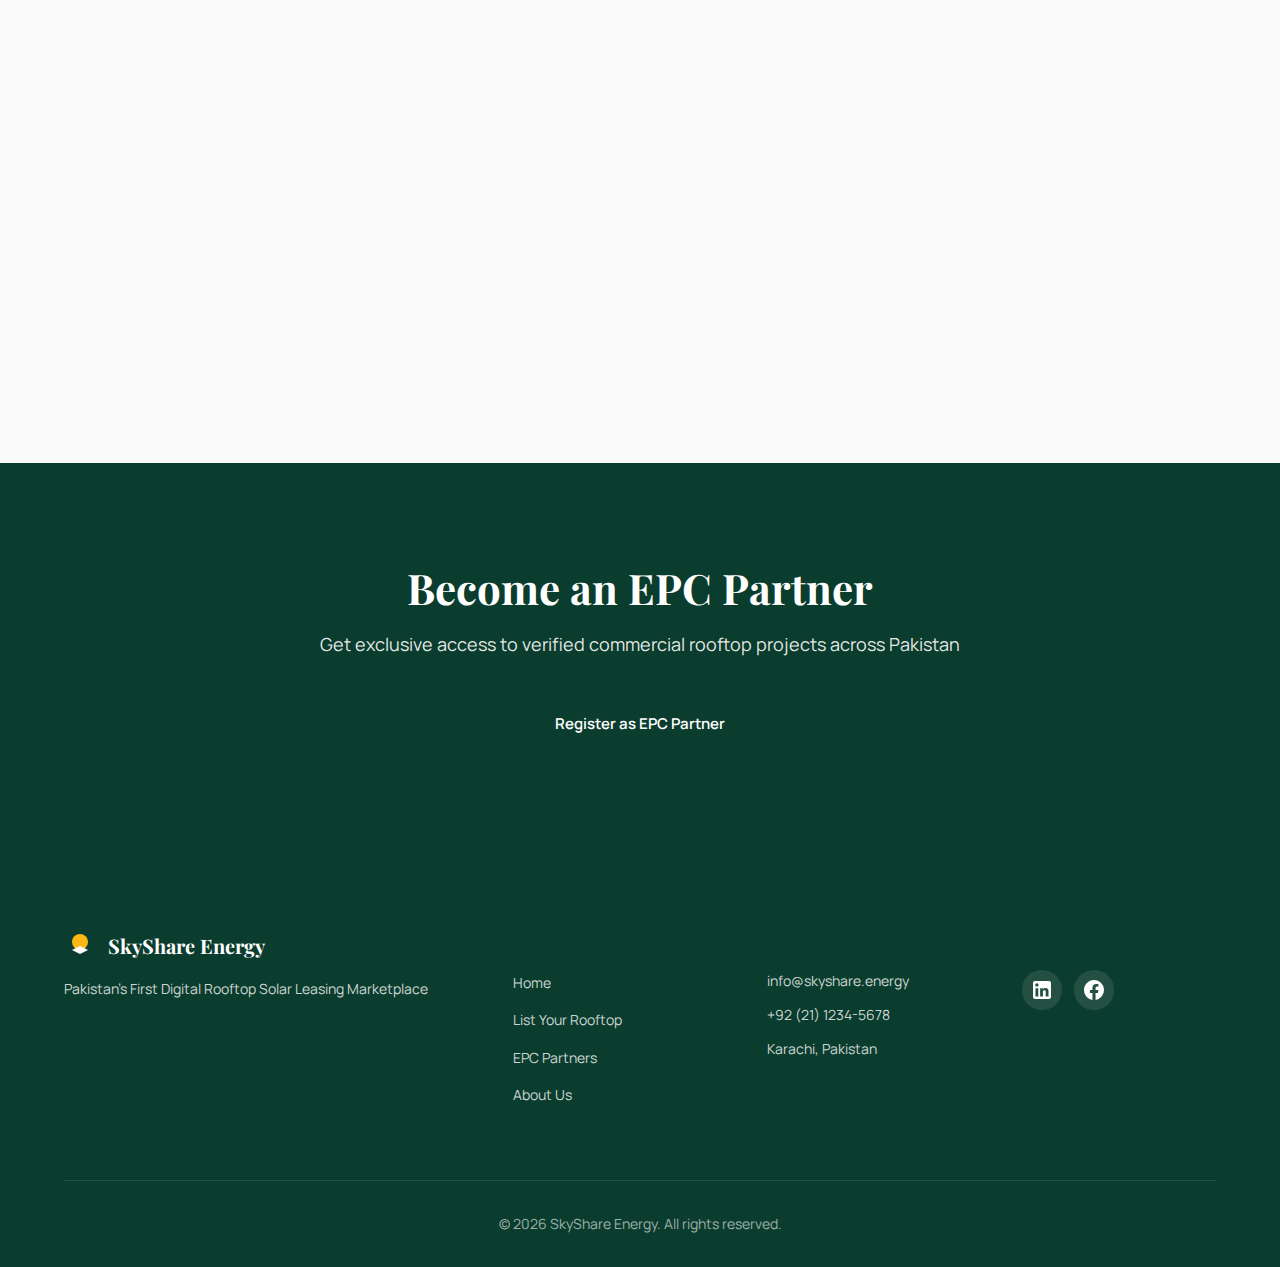
<file: epc-dashboard.html>
<!DOCTYPE html>
<html lang="en">
<head>
    <meta charset="UTF-8">
    <meta name="viewport" content="width=device-width, initial-scale=1.0">
    <title>EPC Partner Dashboard - SkyShare Energy</title>
    <link rel="stylesheet" href="styles.css">
    <link rel="preconnect" href="https://fonts.googleapis.com">
    <link rel="preconnect" href="https://fonts.gstatic.com" crossorigin>
    <link href="https://fonts.googleapis.com/css2?family=Playfair+Display:wght@600;700&family=Manrope:wght@400;500;600;700&display=swap" rel="stylesheet">
</head>
<body>
    <!-- Navigation -->
    <nav class="navbar">
        <div class="container">
            <div class="nav-content">
                <div class="logo">
                    <svg width="32" height="32" viewBox="0 0 32 32" fill="none">
                        <circle cx="16" cy="12" r="8" fill="#FDB813"/>
                        <path d="M8 20 L16 16 L24 20 L16 24 Z" fill="#0B3D2E"/>
                    </svg>
                    <span>SkyShare Energy</span>
                </div>
                <div class="nav-links">
                    <a href="index.html">Home</a>
                    <a href="rooftop-owner.html">List Your Rooftop</a>
                    <a href="epc-dashboard.html">EPC Partners</a>
                    <a href="about.html">About</a>
                    <a href="index.html#contact" class="btn-secondary">Contact</a>
                </div>
                <div class="mobile-menu-toggle">
                    <span></span>
                    <span></span>
                    <span></span>
                </div>
            </div>
        </div>
    </nav>

    <!-- Dashboard Hero -->
    <section class="dashboard-hero">
        <div class="container">
            <div class="dashboard-header">
                <div>
                    <h1 class="dashboard-title">EPC Partner Dashboard</h1>
                    <p class="dashboard-subtitle">Access verified rooftop solar projects across Pakistan</p>
                </div>
                <div class="dashboard-stats-row">
                    <div class="mini-stat">
                        <div class="mini-stat-number">127</div>
                        <div class="mini-stat-label">Active Listings</div>
                    </div>
                    <div class="mini-stat">
                        <div class="mini-stat-number">2.4M</div>
                        <div class="mini-stat-label">Total sq ft Available</div>
                    </div>
                    <div class="mini-stat">
                        <div class="mini-stat-number">18%</div>
                        <div class="mini-stat-label">Avg. ROI</div>
                    </div>
                </div>
            </div>
        </div>
    </section>

    <!-- Dashboard Content -->
    <section class="dashboard-content">
        <div class="container">
            <!-- Filters -->
            <div class="dashboard-filters">
                <div class="filter-group">
                    <label class="filter-label">Location</label>
                    <select class="filter-select">
                        <option>All Cities</option>
                        <option>Karachi</option>
                        <option>Lahore</option>
                        <option>Islamabad</option>
                        <option>Faisalabad</option>
                    </select>
                </div>
                <div class="filter-group">
                    <label class="filter-label">Property Type</label>
                    <select class="filter-select">
                        <option>All Types</option>
                        <option>Industrial</option>
                        <option>Commercial Plaza</option>
                        <option>Shopping Mall</option>
                        <option>Warehouse</option>
                    </select>
                </div>
                <div class="filter-group">
                    <label class="filter-label">Min. Size</label>
                    <select class="filter-select">
                        <option>Any Size</option>
                        <option>10,000+ sq ft</option>
                        <option>20,000+ sq ft</option>
                        <option>30,000+ sq ft</option>
                    </select>
                </div>
                <div class="filter-group">
                    <label class="filter-label">Sort By</label>
                    <select class="filter-select">
                        <option>Newest First</option>
                        <option>Largest First</option>
                        <option>Highest ROI</option>
                    </select>
                </div>
            </div>

            <!-- Project Grid -->
            <div class="projects-grid">
                <!-- Project 1 -->
                <div class="project-card">
                    <div class="project-badge">Verified</div>
                    <div class="project-header">
                        <h3 class="project-title">Industrial Complex - Korangi</h3>
                        <div class="project-location">
                            <svg width="16" height="16" viewBox="0 0 16 16" fill="none">
                                <path d="M8 2 C5 2 3 4 3 6.5 C3 10 8 14 8 14 C8 14 13 10 13 6.5 C13 4 11 2 8 2 Z" stroke="#0B3D2E" stroke-width="1.5" fill="none"/>
                                <circle cx="8" cy="6.5" r="1.5" fill="#0B3D2E"/>
                            </svg>
                            Korangi Industrial Area, Karachi
                        </div>
                    </div>
                    <div class="project-specs">
                        <div class="spec-item">
                            <div class="spec-label">Rooftop Size</div>
                            <div class="spec-value">25,000 sq ft</div>
                        </div>
                        <div class="spec-item">
                            <div class="spec-label">Estimated Capacity</div>
                            <div class="spec-value">200 kW</div>
                        </div>
                        <div class="spec-item">
                            <div class="spec-label">Property Type</div>
                            <div class="spec-value">Factory</div>
                        </div>
                        <div class="spec-item">
                            <div class="spec-label">Estimated ROI</div>
                            <div class="spec-value highlight">18%</div>
                        </div>
                    </div>
                    <div class="project-details">
                        <div class="detail-row">
                            <span class="detail-label">Annual Generation:</span>
                            <span class="detail-value">~320,000 kWh</span>
                        </div>
                        <div class="detail-row">
                            <span class="detail-label">Lease Term:</span>
                            <span class="detail-value">20-25 years</span>
                        </div>
                        <div class="detail-row">
                            <span class="detail-label">Investment Range:</span>
                            <span class="detail-value">PKR 40-50M</span>
                        </div>
                    </div>
                    <button class="btn-primary btn-full">Request Contact</button>
                </div>

                <!-- Project 2 -->
                <div class="project-card">
                    <div class="project-badge premium">Premium</div>
                    <div class="project-header">
                        <h3 class="project-title">Commercial Plaza - Clifton</h3>
                        <div class="project-location">
                            <svg width="16" height="16" viewBox="0 0 16 16" fill="none">
                                <path d="M8 2 C5 2 3 4 3 6.5 C3 10 8 14 8 14 C8 14 13 10 13 6.5 C13 4 11 2 8 2 Z" stroke="#0B3D2E" stroke-width="1.5" fill="none"/>
                                <circle cx="8" cy="6.5" r="1.5" fill="#0B3D2E"/>
                            </svg>
                            Clifton Block 5, Karachi
                        </div>
                    </div>
                    <div class="project-specs">
                        <div class="spec-item">
                            <div class="spec-label">Rooftop Size</div>
                            <div class="spec-value">15,000 sq ft</div>
                        </div>
                        <div class="spec-item">
                            <div class="spec-label">Estimated Capacity</div>
                            <div class="spec-value">120 kW</div>
                        </div>
                        <div class="spec-item">
                            <div class="spec-label">Property Type</div>
                            <div class="spec-value">Commercial Plaza</div>
                        </div>
                        <div class="spec-item">
                            <div class="spec-label">Estimated ROI</div>
                            <div class="spec-value highlight">16%</div>
                        </div>
                    </div>
                    <div class="project-details">
                        <div class="detail-row">
                            <span class="detail-label">Annual Generation:</span>
                            <span class="detail-value">~192,000 kWh</span>
                        </div>
                        <div class="detail-row">
                            <span class="detail-label">Lease Term:</span>
                            <span class="detail-value">20-25 years</span>
                        </div>
                        <div class="detail-row">
                            <span class="detail-label">Investment Range:</span>
                            <span class="detail-value">PKR 24-30M</span>
                        </div>
                    </div>
                    <button class="btn-primary btn-full">Request Contact</button>
                </div>

                <!-- Project 3 -->
                <div class="project-card">
                    <div class="project-badge">Verified</div>
                    <div class="project-header">
                        <h3 class="project-title">Residential Complex - Gulshan</h3>
                        <div class="project-location">
                            <svg width="16" height="16" viewBox="0 0 16 16" fill="none">
                                <path d="M8 2 C5 2 3 4 3 6.5 C3 10 8 14 8 14 C8 14 13 10 13 6.5 C13 4 11 2 8 2 Z" stroke="#0B3D2E" stroke-width="1.5" fill="none"/>
                                <circle cx="8" cy="6.5" r="1.5" fill="#0B3D2E"/>
                            </svg>
                            Gulshan-e-Iqbal, Karachi
                        </div>
                    </div>
                    <div class="project-specs">
                        <div class="spec-item">
                            <div class="spec-label">Rooftop Size</div>
                            <div class="spec-value">30,000 sq ft</div>
                        </div>
                        <div class="spec-item">
                            <div class="spec-label">Estimated Capacity</div>
                            <div class="spec-value">250 kW</div>
                        </div>
                        <div class="spec-item">
                            <div class="spec-label">Property Type</div>
                            <div class="spec-value">Housing Society</div>
                        </div>
                        <div class="spec-item">
                            <div class="spec-label">Estimated ROI</div>
                            <div class="spec-value highlight">19%</div>
                        </div>
                    </div>
                    <div class="project-details">
                        <div class="detail-row">
                            <span class="detail-label">Annual Generation:</span>
                            <span class="detail-value">~400,000 kWh</span>
                        </div>
                        <div class="detail-row">
                            <span class="detail-label">Lease Term:</span>
                            <span class="detail-value">20-25 years</span>
                        </div>
                        <div class="detail-row">
                            <span class="detail-label">Investment Range:</span>
                            <span class="detail-value">PKR 50-62M</span>
                        </div>
                    </div>
                    <button class="btn-primary btn-full">Request Contact</button>
                </div>

                <!-- Project 4 -->
                <div class="project-card">
                    <div class="project-badge">Verified</div>
                    <div class="project-header">
                        <h3 class="project-title">Warehouse - Port Qasim</h3>
                        <div class="project-location">
                            <svg width="16" height="16" viewBox="0 0 16 16" fill="none">
                                <path d="M8 2 C5 2 3 4 3 6.5 C3 10 8 14 8 14 C8 14 13 10 13 6.5 C13 4 11 2 8 2 Z" stroke="#0B3D2E" stroke-width="1.5" fill="none"/>
                                <circle cx="8" cy="6.5" r="1.5" fill="#0B3D2E"/>
                            </svg>
                            Port Qasim Industrial Zone, Karachi
                        </div>
                    </div>
                    <div class="project-specs">
                        <div class="spec-item">
                            <div class="spec-label">Rooftop Size</div>
                            <div class="spec-value">40,000 sq ft</div>
                        </div>
                        <div class="spec-item">
                            <div class="spec-label">Estimated Capacity</div>
                            <div class="spec-value">320 kW</div>
                        </div>
                        <div class="spec-item">
                            <div class="spec-label">Property Type</div>
                            <div class="spec-value">Warehouse</div>
                        </div>
                        <div class="spec-item">
                            <div class="spec-label">Estimated ROI</div>
                            <div class="spec-value highlight">17%</div>
                        </div>
                    </div>
                    <div class="project-details">
                        <div class="detail-row">
                            <span class="detail-label">Annual Generation:</span>
                            <span class="detail-value">~512,000 kWh</span>
                        </div>
                        <div class="detail-row">
                            <span class="detail-label">Lease Term:</span>
                            <span class="detail-value">20-25 years</span>
                        </div>
                        <div class="detail-row">
                            <span class="detail-label">Investment Range:</span>
                            <span class="detail-value">PKR 64-80M</span>
                        </div>
                    </div>
                    <button class="btn-primary btn-full">Request Contact</button>
                </div>

                <!-- Project 5 -->
                <div class="project-card">
                    <div class="project-badge premium">Premium</div>
                    <div class="project-header">
                        <h3 class="project-title">Shopping Mall - DHA</h3>
                        <div class="project-location">
                            <svg width="16" height="16" viewBox="0 0 16 16" fill="none">
                                <path d="M8 2 C5 2 3 4 3 6.5 C3 10 8 14 8 14 C8 14 13 10 13 6.5 C13 4 11 2 8 2 Z" stroke="#0B3D2E" stroke-width="1.5" fill="none"/>
                                <circle cx="8" cy="6.5" r="1.5" fill="#0B3D2E"/>
                            </svg>
                            DHA Phase 6, Karachi
                        </div>
                    </div>
                    <div class="project-specs">
                        <div class="spec-item">
                            <div class="spec-label">Rooftop Size</div>
                            <div class="spec-value">35,000 sq ft</div>
                        </div>
                        <div class="spec-item">
                            <div class="spec-label">Estimated Capacity</div>
                            <div class="spec-value">280 kW</div>
                        </div>
                        <div class="spec-item">
                            <div class="spec-label">Property Type</div>
                            <div class="spec-value">Shopping Mall</div>
                        </div>
                        <div class="spec-item">
                            <div class="spec-label">Estimated ROI</div>
                            <div class="spec-value highlight">20%</div>
                        </div>
                    </div>
                    <div class="project-details">
                        <div class="detail-row">
                            <span class="detail-label">Annual Generation:</span>
                            <span class="detail-value">~448,000 kWh</span>
                        </div>
                        <div class="detail-row">
                            <span class="detail-label">Lease Term:</span>
                            <span class="detail-value">20-25 years</span>
                        </div>
                        <div class="detail-row">
                            <span class="detail-label">Investment Range:</span>
                            <span class="detail-value">PKR 56-70M</span>
                        </div>
                    </div>
                    <button class="btn-primary btn-full">Request Contact</button>
                </div>

                <!-- Project 6 -->
                <div class="project-card">
                    <div class="project-badge">Verified</div>
                    <div class="project-header">
                        <h3 class="project-title">Textile Mill - SITE</h3>
                        <div class="project-location">
                            <svg width="16" height="16" viewBox="0 0 16 16" fill="none">
                                <path d="M8 2 C5 2 3 4 3 6.5 C3 10 8 14 8 14 C8 14 13 10 13 6.5 C13 4 11 2 8 2 Z" stroke="#0B3D2E" stroke-width="1.5" fill="none"/>
                                <circle cx="8" cy="6.5" r="1.5" fill="#0B3D2E"/>
                            </svg>
                            SITE Industrial Area, Karachi
                        </div>
                    </div>
                    <div class="project-specs">
                        <div class="spec-item">
                            <div class="spec-label">Rooftop Size</div>
                            <div class="spec-value">50,000 sq ft</div>
                        </div>
                        <div class="spec-item">
                            <div class="spec-label">Estimated Capacity</div>
                            <div class="spec-value">400 kW</div>
                        </div>
                        <div class="spec-item">
                            <div class="spec-label">Property Type</div>
                            <div class="spec-value">Textile Factory</div>
                        </div>
                        <div class="spec-item">
                            <div class="spec-label">Estimated ROI</div>
                            <div class="spec-value highlight">18%</div>
                        </div>
                    </div>
                    <div class="project-details">
                        <div class="detail-row">
                            <span class="detail-label">Annual Generation:</span>
                            <span class="detail-value">~640,000 kWh</span>
                        </div>
                        <div class="detail-row">
                            <span class="detail-label">Lease Term:</span>
                            <span class="detail-value">20-25 years</span>
                        </div>
                        <div class="detail-row">
                            <span class="detail-label">Investment Range:</span>
                            <span class="detail-value">PKR 80-100M</span>
                        </div>
                    </div>
                    <button class="btn-primary btn-full">Request Contact</button>
                </div>
            </div>
        </div>
    </section>

    <!-- CTA Section -->
    <section class="cta-section">
        <div class="container">
            <div class="cta-content">
                <h2 class="cta-title">Become an EPC Partner</h2>
                <p class="cta-text">Get exclusive access to verified commercial rooftop projects across Pakistan</p>
                <div class="cta-buttons">
                    <a href="index.html#contact" class="btn-primary">Register as EPC Partner</a>
                </div>
            </div>
        </div>
    </section>

    <!-- Footer -->
    <footer class="footer">
        <div class="container">
            <div class="footer-grid">
                <div class="footer-col">
                    <div class="footer-logo">
                        <svg width="32" height="32" viewBox="0 0 32 32" fill="none">
                            <circle cx="16" cy="12" r="8" fill="#FDB813"/>
                            <path d="M8 20 L16 16 L24 20 L16 24 Z" fill="white"/>
                        </svg>
                        <span>SkyShare Energy</span>
                    </div>
                    <p class="footer-tagline">Pakistan's First Digital Rooftop Solar Leasing Marketplace</p>
                </div>
                <div class="footer-col">
                    <h4 class="footer-heading">Quick Links</h4>
                    <ul class="footer-links">
                        <li><a href="index.html">Home</a></li>
                        <li><a href="rooftop-owner.html">List Your Rooftop</a></li>
                        <li><a href="epc-dashboard.html">EPC Partners</a></li>
                        <li><a href="about.html">About Us</a></li>
                    </ul>
                </div>
                <div class="footer-col">
                    <h4 class="footer-heading">Contact</h4>
                    <ul class="footer-contact">
                        <li>info@skyshare.energy</li>
                        <li>+92 (21) 1234-5678</li>
                        <li>Karachi, Pakistan</li>
                    </ul>
                </div>
                <div class="footer-col">
                    <h4 class="footer-heading">Follow Us</h4>
                    <div class="social-links">
                        <a href="#" class="social-link">
                            <svg width="24" height="24" viewBox="0 0 24 24" fill="currentColor">
                                <path d="M19 3a2 2 0 0 1 2 2v14a2 2 0 0 1-2 2H5a2 2 0 0 1-2-2V5a2 2 0 0 1 2-2h14m-.5 15.5v-5.3a3.26 3.26 0 0 0-3.26-3.26c-.85 0-1.84.52-2.32 1.3v-1.11h-2.79v8.37h2.79v-4.93c0-.77.62-1.4 1.39-1.4a1.4 1.4 0 0 1 1.4 1.4v4.93h2.79M6.88 8.56a1.68 1.68 0 0 0 1.68-1.68c0-.93-.75-1.69-1.68-1.69a1.69 1.69 0 0 0-1.69 1.69c0 .93.76 1.68 1.69 1.68m1.39 9.94v-8.37H5.5v8.37h2.77z"/>
                            </svg>
                        </a>
                        <a href="#" class="social-link">
                            <svg width="24" height="24" viewBox="0 0 24 24" fill="currentColor">
                                <path d="M12 2.04C6.5 2.04 2 6.53 2 12.06C2 17.06 5.66 21.21 10.44 21.96V14.96H7.9V12.06H10.44V9.85C10.44 7.34 11.93 5.96 14.22 5.96C15.31 5.96 16.45 6.15 16.45 6.15V8.62H15.19C13.95 8.62 13.56 9.39 13.56 10.18V12.06H16.34L15.89 14.96H13.56V21.96A10 10 0 0 0 22 12.06C22 6.53 17.5 2.04 12 2.04Z"/>
                            </svg>
                        </a>
                    </div>
                </div>
            </div>
            <div class="footer-bottom">
                <p>&copy; 2026 SkyShare Energy. All rights reserved.</p>
            </div>
        </div>
    </footer>

    <script src="script.js"></script>
</body>
</html>
</file>
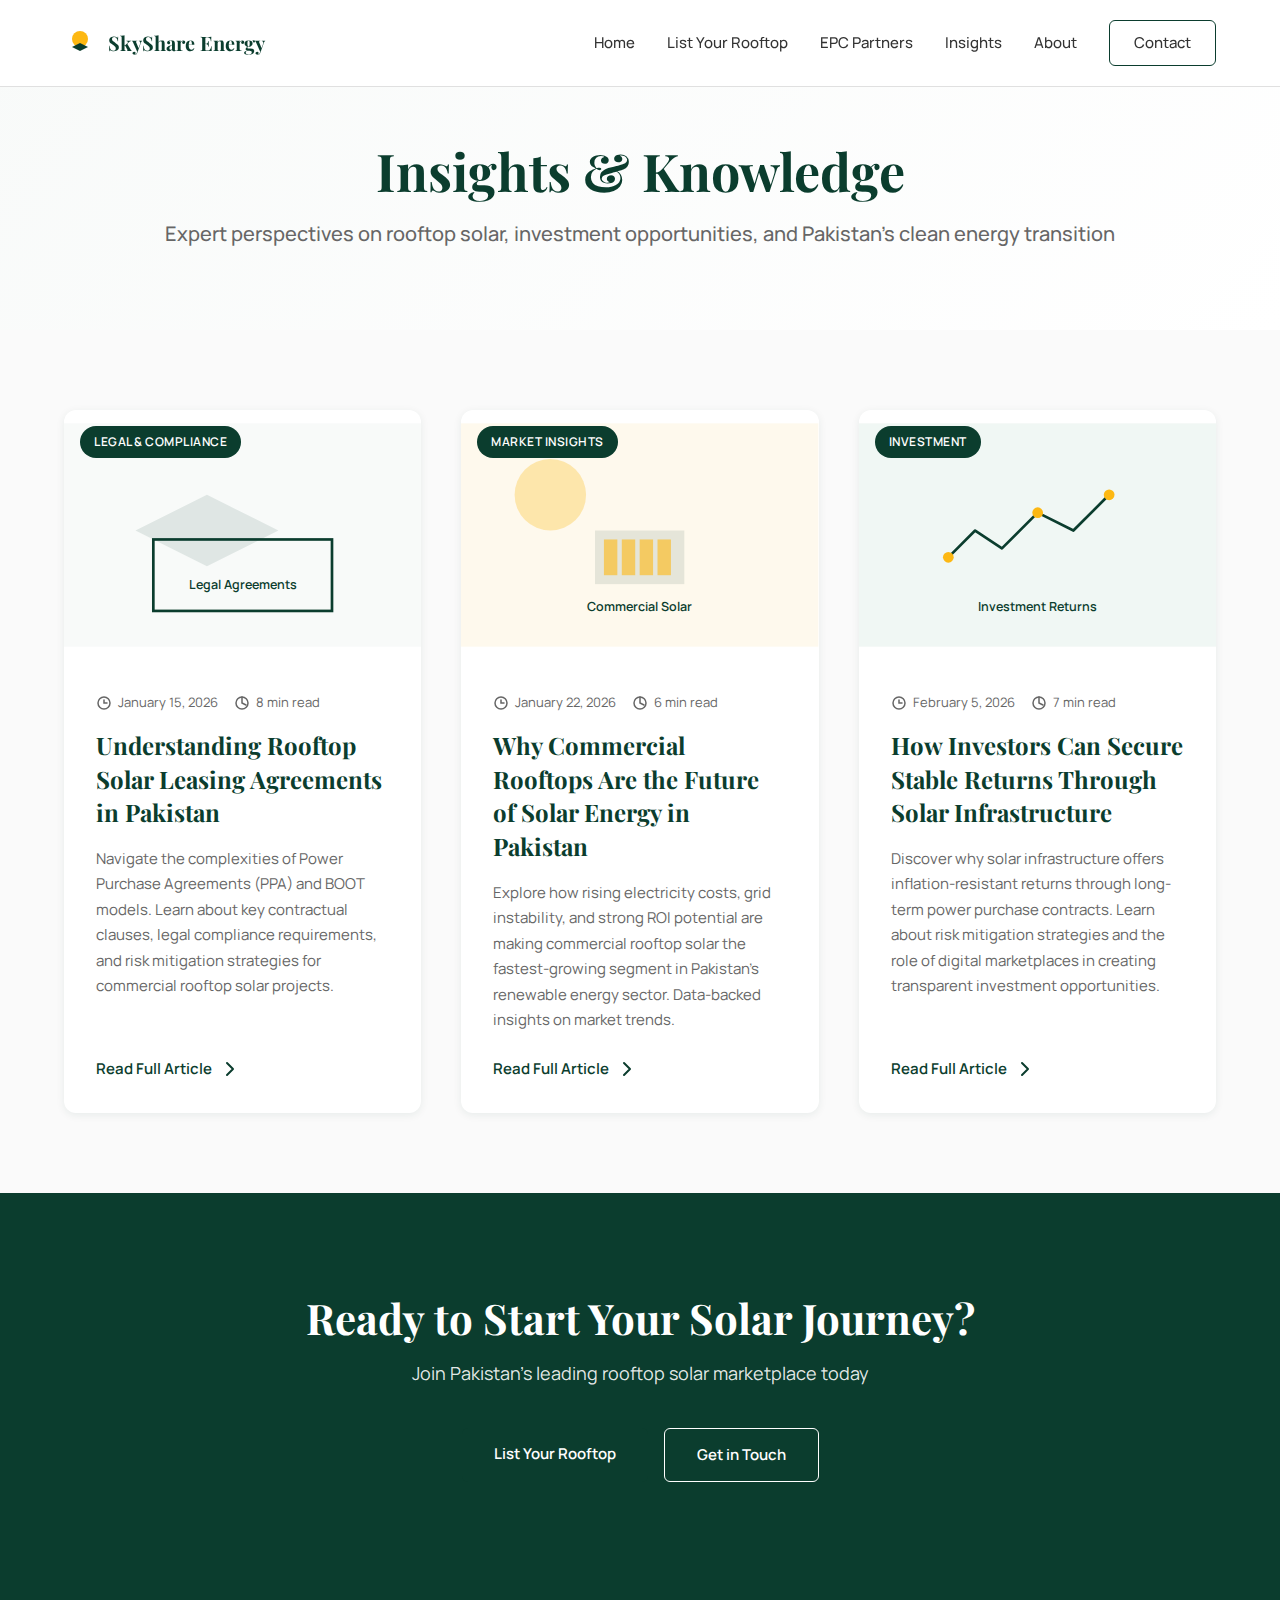
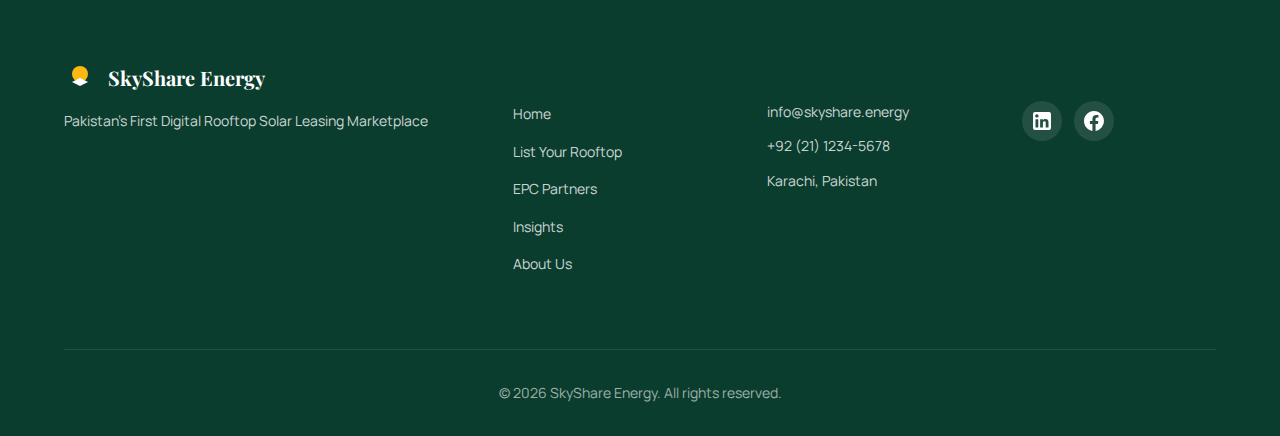
<file: insights.html>
<!DOCTYPE html>
<html lang="en">
<head>
    <meta charset="UTF-8">
    <meta name="viewport" content="width=device-width, initial-scale=1.0">
    <title>Insights - SkyShare Energy</title>
    <link rel="stylesheet" href="styles.css">
    <link rel="preconnect" href="https://fonts.googleapis.com">
    <link rel="preconnect" href="https://fonts.gstatic.com" crossorigin>
    <link href="https://fonts.googleapis.com/css2?family=Playfair+Display:wght@600;700&family=Manrope:wght@400;500;600;700&display=swap" rel="stylesheet">
</head>
<body>
    <!-- Navigation -->
    <nav class="navbar">
        <div class="container">
            <div class="nav-content">
                <div class="logo">
                    <svg width="32" height="32" viewBox="0 0 32 32" fill="none">
                        <circle cx="16" cy="12" r="8" fill="#FDB813"/>
                        <path d="M8 20 L16 16 L24 20 L16 24 Z" fill="#0B3D2E"/>
                    </svg>
                    <span>SkyShare Energy</span>
                </div>
                <div class="nav-links">
                    <a href="index.html">Home</a>
                    <a href="rooftop-owner.html">List Your Rooftop</a>
                    <a href="epc-dashboard.html">EPC Partners</a>
                    <a href="insights.html">Insights</a>
                    <a href="about.html">About</a>
                    <a href="contact.html" class="btn-secondary">Contact</a>
                </div>
                <div class="mobile-menu-toggle">
                    <span></span>
                    <span></span>
                    <span></span>
                </div>
            </div>
        </div>
    </nav>

    <!-- Page Hero -->
    <section class="page-hero">
        <div class="container">
            <div class="page-hero-content">
                <h1 class="page-title">Insights & Knowledge</h1>
                <p class="page-subtitle">Expert perspectives on rooftop solar, investment opportunities, and Pakistan's clean energy transition</p>
            </div>
        </div>
    </section>

    <!-- Blog Grid -->
    <section class="blog-section">
        <div class="container">
            <div class="blog-grid">
                <!-- Blog Post 1 -->
                <article class="blog-card" data-aos="fade-up">
                    <div class="blog-thumbnail">
                        <div class="blog-image blog-image-1">
                            <svg width="100%" height="100%" viewBox="0 0 400 250" fill="none">
                                <rect width="400" height="250" fill="#f8faf9"/>
                                <path d="M80 120 L160 80 L240 120 L160 160 Z" fill="#0B3D2E" opacity="0.1"/>
                                <rect x="100" y="130" width="200" height="80" stroke="#0B3D2E" stroke-width="3" fill="none"/>
                                <text x="200" y="185" font-family="Manrope" font-size="14" font-weight="600" fill="#0B3D2E" text-anchor="middle">Legal Agreements</text>
                            </svg>
                        </div>
                        <div class="blog-category">Legal & Compliance</div>
                    </div>
                    <div class="blog-content">
                        <div class="blog-meta">
                            <span class="blog-date">
                                <svg width="16" height="16" viewBox="0 0 16 16" fill="none">
                                    <circle cx="8" cy="8" r="6" stroke="currentColor" stroke-width="1.5" fill="none"/>
                                    <path d="M8 5 V8 H11" stroke="currentColor" stroke-width="1.5" stroke-linecap="round"/>
                                </svg>
                                January 15, 2026
                            </span>
                            <span class="blog-reading-time">
                                <svg width="16" height="16" viewBox="0 0 16 16" fill="none">
                                    <path d="M8 2 L8 8 L12 10" stroke="currentColor" stroke-width="1.5" stroke-linecap="round"/>
                                    <circle cx="8" cy="8" r="6" stroke="currentColor" stroke-width="1.5" fill="none"/>
                                </svg>
                                8 min read
                            </span>
                        </div>
                        <h2 class="blog-title">Understanding Rooftop Solar Leasing Agreements in Pakistan</h2>
                        <p class="blog-excerpt">Navigate the complexities of Power Purchase Agreements (PPA) and BOOT models. Learn about key contractual clauses, legal compliance requirements, and risk mitigation strategies for commercial rooftop solar projects.</p>
                        <a href="blog-legal-agreements.html" class="blog-read-more">
                            Read Full Article
                            <svg width="20" height="20" viewBox="0 0 20 20" fill="none">
                                <path d="M7 4 L13 10 L7 16" stroke="currentColor" stroke-width="2" stroke-linecap="round" stroke-linejoin="round"/>
                            </svg>
                        </a>
                    </div>
                </article>

                <!-- Blog Post 2 -->
                <article class="blog-card" data-aos="fade-up" data-aos-delay="100">
                    <div class="blog-thumbnail">
                        <div class="blog-image blog-image-2">
                            <svg width="100%" height="100%" viewBox="0 0 400 250" fill="none">
                                <rect width="400" height="250" fill="#fef9ed"/>
                                <circle cx="100" cy="80" r="40" fill="#FDB813" opacity="0.3"/>
                                <rect x="150" y="120" width="100" height="60" fill="#0B3D2E" opacity="0.1"/>
                                <rect x="160" y="130" width="15" height="40" fill="#FDB813" opacity="0.6"/>
                                <rect x="180" y="130" width="15" height="40" fill="#FDB813" opacity="0.6"/>
                                <rect x="200" y="130" width="15" height="40" fill="#FDB813" opacity="0.6"/>
                                <rect x="220" y="130" width="15" height="40" fill="#FDB813" opacity="0.6"/>
                                <text x="200" y="210" font-family="Manrope" font-size="14" font-weight="600" fill="#0B3D2E" text-anchor="middle">Commercial Solar</text>
                            </svg>
                        </div>
                        <div class="blog-category">Market Insights</div>
                    </div>
                    <div class="blog-content">
                        <div class="blog-meta">
                            <span class="blog-date">
                                <svg width="16" height="16" viewBox="0 0 16 16" fill="none">
                                    <circle cx="8" cy="8" r="6" stroke="currentColor" stroke-width="1.5" fill="none"/>
                                    <path d="M8 5 V8 H11" stroke="currentColor" stroke-width="1.5" stroke-linecap="round"/>
                                </svg>
                                January 22, 2026
                            </span>
                            <span class="blog-reading-time">
                                <svg width="16" height="16" viewBox="0 0 16 16" fill="none">
                                    <path d="M8 2 L8 8 L12 10" stroke="currentColor" stroke-width="1.5" stroke-linecap="round"/>
                                    <circle cx="8" cy="8" r="6" stroke="currentColor" stroke-width="1.5" fill="none"/>
                                </svg>
                                6 min read
                            </span>
                        </div>
                        <h2 class="blog-title">Why Commercial Rooftops Are the Future of Solar Energy in Pakistan</h2>
                        <p class="blog-excerpt">Explore how rising electricity costs, grid instability, and strong ROI potential are making commercial rooftop solar the fastest-growing segment in Pakistan's renewable energy sector. Data-backed insights on market trends.</p>
                        <a href="blog-future-solar.html" class="blog-read-more">
                            Read Full Article
                            <svg width="20" height="20" viewBox="0 0 20 20" fill="none">
                                <path d="M7 4 L13 10 L7 16" stroke="currentColor" stroke-width="2" stroke-linecap="round" stroke-linejoin="round"/>
                            </svg>
                        </a>
                    </div>
                </article>

                <!-- Blog Post 3 -->
                <article class="blog-card" data-aos="fade-up" data-aos-delay="200">
                    <div class="blog-thumbnail">
                        <div class="blog-image blog-image-3">
                            <svg width="100%" height="100%" viewBox="0 0 400 250" fill="none">
                                <rect width="400" height="250" fill="#f0f7f4"/>
                                <path d="M100 150 L130 120 L160 140 L200 100 L240 120 L280 80" stroke="#0B3D2E" stroke-width="3" fill="none" stroke-linecap="round" stroke-linejoin="round"/>
                                <circle cx="100" cy="150" r="6" fill="#FDB813"/>
                                <circle cx="200" cy="100" r="6" fill="#FDB813"/>
                                <circle cx="280" cy="80" r="6" fill="#FDB813"/>
                                <text x="200" y="210" font-family="Manrope" font-size="14" font-weight="600" fill="#0B3D2E" text-anchor="middle">Investment Returns</text>
                            </svg>
                        </div>
                        <div class="blog-category">Investment</div>
                    </div>
                    <div class="blog-content">
                        <div class="blog-meta">
                            <span class="blog-date">
                                <svg width="16" height="16" viewBox="0 0 16 16" fill="none">
                                    <circle cx="8" cy="8" r="6" stroke="currentColor" stroke-width="1.5" fill="none"/>
                                    <path d="M8 5 V8 H11" stroke="currentColor" stroke-width="1.5" stroke-linecap="round"/>
                                </svg>
                                February 5, 2026
                            </span>
                            <span class="blog-reading-time">
                                <svg width="16" height="16" viewBox="0 0 16 16" fill="none">
                                    <path d="M8 2 L8 8 L12 10" stroke="currentColor" stroke-width="1.5" stroke-linecap="round"/>
                                    <circle cx="8" cy="8" r="6" stroke="currentColor" stroke-width="1.5" fill="none"/>
                                </svg>
                                7 min read
                            </span>
                        </div>
                        <h2 class="blog-title">How Investors Can Secure Stable Returns Through Solar Infrastructure</h2>
                        <p class="blog-excerpt">Discover why solar infrastructure offers inflation-resistant returns through long-term power purchase contracts. Learn about risk mitigation strategies and the role of digital marketplaces in creating transparent investment opportunities.</p>
                        <a href="blog-investor-returns.html" class="blog-read-more">
                            Read Full Article
                            <svg width="20" height="20" viewBox="0 0 20 20" fill="none">
                                <path d="M7 4 L13 10 L7 16" stroke="currentColor" stroke-width="2" stroke-linecap="round" stroke-linejoin="round"/>
                            </svg>
                        </a>
                    </div>
                </article>
            </div>
        </div>
    </section>

    <!-- CTA Section -->
    <section class="cta-section">
        <div class="container">
            <div class="cta-content">
                <h2 class="cta-title">Ready to Start Your Solar Journey?</h2>
                <p class="cta-text">Join Pakistan's leading rooftop solar marketplace today</p>
                <div class="cta-buttons">
                    <a href="rooftop-owner.html" class="btn-primary">List Your Rooftop</a>
                    <a href="contact.html" class="btn-outline-light">Get in Touch</a>
                </div>
            </div>
        </div>
    </section>

    <!-- Footer -->
    <footer class="footer">
        <div class="container">
            <div class="footer-grid">
                <div class="footer-col">
                    <div class="footer-logo">
                        <svg width="32" height="32" viewBox="0 0 32 32" fill="none">
                            <circle cx="16" cy="12" r="8" fill="#FDB813"/>
                            <path d="M8 20 L16 16 L24 20 L16 24 Z" fill="white"/>
                        </svg>
                        <span>SkyShare Energy</span>
                    </div>
                    <p class="footer-tagline">Pakistan's First Digital Rooftop Solar Leasing Marketplace</p>
                </div>
                <div class="footer-col">
                    <h4 class="footer-heading">Quick Links</h4>
                    <ul class="footer-links">
                        <li><a href="index.html">Home</a></li>
                        <li><a href="rooftop-owner.html">List Your Rooftop</a></li>
                        <li><a href="epc-dashboard.html">EPC Partners</a></li>
                        <li><a href="insights.html">Insights</a></li>
                        <li><a href="about.html">About Us</a></li>
                    </ul>
                </div>
                <div class="footer-col">
                    <h4 class="footer-heading">Contact</h4>
                    <ul class="footer-contact">
                        <li>info@skyshare.energy</li>
                        <li>+92 (21) 1234-5678</li>
                        <li>Karachi, Pakistan</li>
                    </ul>
                </div>
                <div class="footer-col">
                    <h4 class="footer-heading">Follow Us</h4>
                    <div class="social-links">
                        <a href="#" class="social-link">
                            <svg width="24" height="24" viewBox="0 0 24 24" fill="currentColor">
                                <path d="M19 3a2 2 0 0 1 2 2v14a2 2 0 0 1-2 2H5a2 2 0 0 1-2-2V5a2 2 0 0 1 2-2h14m-.5 15.5v-5.3a3.26 3.26 0 0 0-3.26-3.26c-.85 0-1.84.52-2.32 1.3v-1.11h-2.79v8.37h2.79v-4.93c0-.77.62-1.4 1.39-1.4a1.4 1.4 0 0 1 1.4 1.4v4.93h2.79M6.88 8.56a1.68 1.68 0 0 0 1.68-1.68c0-.93-.75-1.69-1.68-1.69a1.69 1.69 0 0 0-1.69 1.69c0 .93.76 1.68 1.69 1.68m1.39 9.94v-8.37H5.5v8.37h2.77z"/>
                            </svg>
                        </a>
                        <a href="#" class="social-link">
                            <svg width="24" height="24" viewBox="0 0 24 24" fill="currentColor">
                                <path d="M12 2.04C6.5 2.04 2 6.53 2 12.06C2 17.06 5.66 21.21 10.44 21.96V14.96H7.9V12.06H10.44V9.85C10.44 7.34 11.93 5.96 14.22 5.96C15.31 5.96 16.45 6.15 16.45 6.15V8.62H15.19C13.95 8.62 13.56 9.39 13.56 10.18V12.06H16.34L15.89 14.96H13.56V21.96A10 10 0 0 0 22 12.06C22 6.53 17.5 2.04 12 2.04Z"/>
                            </svg>
                        </a>
                    </div>
                </div>
            </div>
            <div class="footer-bottom">
                <p>&copy; 2026 SkyShare Energy. All rights reserved.</p>
            </div>
        </div>
    </footer>

    <script src="script.js"></script>
</body>
</html>
</file>
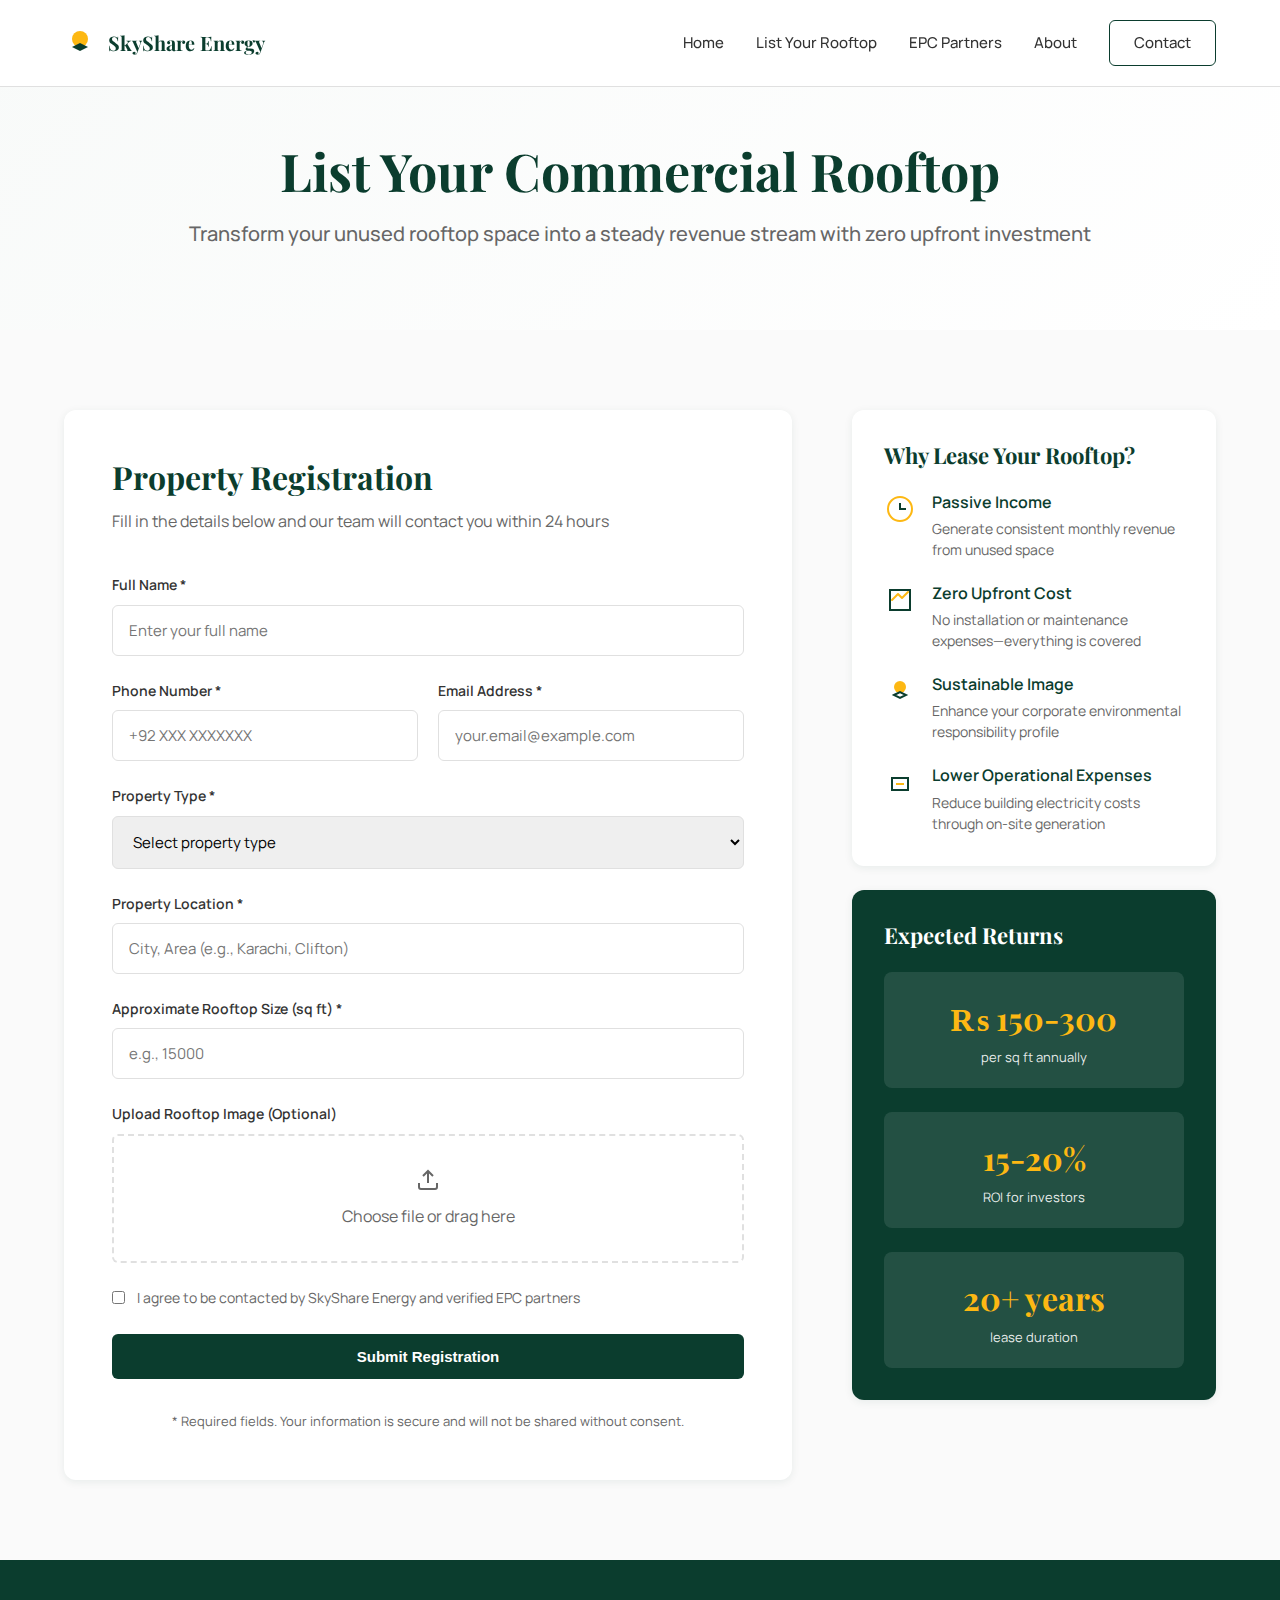
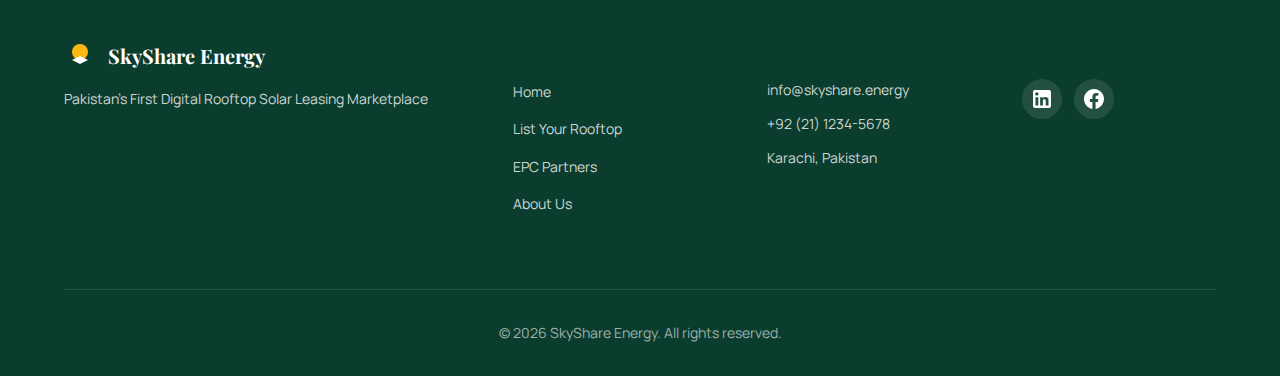
<file: rooftop-owner.html>
<!DOCTYPE html>
<html lang="en">
<head>
    <meta charset="UTF-8">
    <meta name="viewport" content="width=device-width, initial-scale=1.0">
    <title>List Your Commercial Rooftop - SkyShare Energy</title>
    <link rel="stylesheet" href="styles.css">
    <link rel="preconnect" href="https://fonts.googleapis.com">
    <link rel="preconnect" href="https://fonts.gstatic.com" crossorigin>
    <link href="https://fonts.googleapis.com/css2?family=Playfair+Display:wght@600;700&family=Manrope:wght@400;500;600;700&display=swap" rel="stylesheet">
</head>
<body>
    <!-- Navigation -->
    <nav class="navbar">
        <div class="container">
            <div class="nav-content">
                <div class="logo">
                    <svg width="32" height="32" viewBox="0 0 32 32" fill="none">
                        <circle cx="16" cy="12" r="8" fill="#FDB813"/>
                        <path d="M8 20 L16 16 L24 20 L16 24 Z" fill="#0B3D2E"/>
                    </svg>
                    <span>SkyShare Energy</span>
                </div>
                <div class="nav-links">
                    <a href="index.html">Home</a>
                    <a href="rooftop-owner.html">List Your Rooftop</a>
                    <a href="epc-dashboard.html">EPC Partners</a>
                    <a href="about.html">About</a>
                    <a href="index.html#contact" class="btn-secondary">Contact</a>
                </div>
                <div class="mobile-menu-toggle">
                    <span></span>
                    <span></span>
                    <span></span>
                </div>
            </div>
        </div>
    </nav>

    <!-- Hero Section -->
    <section class="page-hero">
        <div class="container">
            <div class="page-hero-content">
                <h1 class="page-title">List Your Commercial Rooftop</h1>
                <p class="page-subtitle">Transform your unused rooftop space into a steady revenue stream with zero upfront investment</p>
            </div>
        </div>
    </section>

    <!-- Form Section -->
    <section class="form-section">
        <div class="container">
            <div class="form-layout">
                <!-- Form -->
                <div class="form-container">
                    <div class="form-header">
                        <h2 class="form-title">Property Registration</h2>
                        <p class="form-description">Fill in the details below and our team will contact you within 24 hours</p>
                    </div>
                    <form class="rooftop-form" id="rooftopForm">
                        <div class="form-group">
                            <label for="name" class="form-label">Full Name *</label>
                            <input type="text" id="name" name="name" class="form-input" placeholder="Enter your full name" required>
                        </div>

                        <div class="form-row">
                            <div class="form-group">
                                <label for="phone" class="form-label">Phone Number *</label>
                                <input type="tel" id="phone" name="phone" class="form-input" placeholder="+92 XXX XXXXXXX" required>
                            </div>
                            <div class="form-group">
                                <label for="email" class="form-label">Email Address *</label>
                                <input type="email" id="email" name="email" class="form-input" placeholder="your.email@example.com" required>
                            </div>
                        </div>

                        <div class="form-group">
                            <label for="propertyType" class="form-label">Property Type *</label>
                            <select id="propertyType" name="propertyType" class="form-select" required>
                                <option value="">Select property type</option>
                                <option value="mall">Shopping Mall</option>
                                <option value="factory">Factory / Industrial</option>
                                <option value="plaza">Commercial Plaza</option>
                                <option value="society">Housing Society</option>
                                <option value="warehouse">Warehouse</option>
                                <option value="other">Other</option>
                            </select>
                        </div>

                        <div class="form-group">
                            <label for="location" class="form-label">Property Location *</label>
                            <input type="text" id="location" name="location" class="form-input" placeholder="City, Area (e.g., Karachi, Clifton)" required>
                        </div>

                        <div class="form-group">
                            <label for="rooftopSize" class="form-label">Approximate Rooftop Size (sq ft) *</label>
                            <input type="number" id="rooftopSize" name="rooftopSize" class="form-input" placeholder="e.g., 15000" required>
                        </div>

                        <div class="form-group">
                            <label for="image" class="form-label">Upload Rooftop Image (Optional)</label>
                            <div class="file-upload-wrapper">
                                <input type="file" id="image" name="image" class="form-file" accept="image/*">
                                <label for="image" class="file-upload-label">
                                    <svg width="24" height="24" viewBox="0 0 24 24" fill="none" stroke="currentColor" stroke-width="2">
                                        <path d="M21 15v4a2 2 0 0 1-2 2H5a2 2 0 0 1-2-2v-4"/>
                                        <polyline points="17 8 12 3 7 8"/>
                                        <line x1="12" y1="3" x2="12" y2="15"/>
                                    </svg>
                                    <span>Choose file or drag here</span>
                                </label>
                                <div class="file-name"></div>
                            </div>
                        </div>

                        <div class="form-group">
                            <label class="checkbox-label">
                                <input type="checkbox" name="terms" required>
                                <span>I agree to be contacted by SkyShare Energy and verified EPC partners</span>
                            </label>
                        </div>

                        <button type="submit" class="btn-primary btn-full">Submit Registration</button>
                        <p class="form-note">* Required fields. Your information is secure and will not be shared without consent.</p>
                    </form>
                </div>

                <!-- Benefits Sidebar -->
                <div class="sidebar">
                    <div class="sidebar-card">
                        <h3 class="sidebar-title">Why Lease Your Rooftop?</h3>
                        <div class="sidebar-benefits">
                            <div class="sidebar-benefit">
                                <div class="sidebar-icon">
                                    <svg width="32" height="32" viewBox="0 0 32 32" fill="none">
                                        <circle cx="16" cy="16" r="12" stroke="#FDB813" stroke-width="2"/>
                                        <path d="M16 10 L16 16 L22 16" stroke="#0B3D2E" stroke-width="2"/>
                                    </svg>
                                </div>
                                <div class="sidebar-benefit-content">
                                    <h4>Passive Income</h4>
                                    <p>Generate consistent monthly revenue from unused space</p>
                                </div>
                            </div>
                            <div class="sidebar-benefit">
                                <div class="sidebar-icon">
                                    <svg width="32" height="32" viewBox="0 0 32 32" fill="none">
                                        <path d="M8 16 L14 10 L18 14 L24 8" stroke="#FDB813" stroke-width="2" stroke-linecap="round" stroke-linejoin="round"/>
                                        <rect x="6" y="6" width="20" height="20" stroke="#0B3D2E" stroke-width="2" fill="none"/>
                                    </svg>
                                </div>
                                <div class="sidebar-benefit-content">
                                    <h4>Zero Upfront Cost</h4>
                                    <p>No installation or maintenance expenses—everything is covered</p>
                                </div>
                            </div>
                            <div class="sidebar-benefit">
                                <div class="sidebar-icon">
                                    <svg width="32" height="32" viewBox="0 0 32 32" fill="none">
                                        <circle cx="16" cy="12" r="6" fill="#FDB813"/>
                                        <path d="M10 20 L16 17 L22 20 L16 23 Z" stroke="#0B3D2E" stroke-width="2" fill="none"/>
                                    </svg>
                                </div>
                                <div class="sidebar-benefit-content">
                                    <h4>Sustainable Image</h4>
                                    <p>Enhance your corporate environmental responsibility profile</p>
                                </div>
                            </div>
                            <div class="sidebar-benefit">
                                <div class="sidebar-icon">
                                    <svg width="32" height="32" viewBox="0 0 32 32" fill="none">
                                        <rect x="8" y="12" width="16" height="12" stroke="#0B3D2E" stroke-width="2" fill="none"/>
                                        <path d="M12 18 L20 18" stroke="#FDB813" stroke-width="2"/>
                                    </svg>
                                </div>
                                <div class="sidebar-benefit-content">
                                    <h4>Lower Operational Expenses</h4>
                                    <p>Reduce building electricity costs through on-site generation</p>
                                </div>
                            </div>
                        </div>
                    </div>

                    <div class="sidebar-card stats-card">
                        <h3 class="sidebar-title">Expected Returns</h3>
                        <div class="expected-stats">
                            <div class="expected-stat">
                                <div class="expected-number">₨ 150-300</div>
                                <div class="expected-label">per sq ft annually</div>
                            </div>
                            <div class="expected-stat">
                                <div class="expected-number">15-20%</div>
                                <div class="expected-label">ROI for investors</div>
                            </div>
                            <div class="expected-stat">
                                <div class="expected-number">20+ years</div>
                                <div class="expected-label">lease duration</div>
                            </div>
                        </div>
                    </div>
                </div>
            </div>
        </div>
    </section>

    <!-- Footer -->
    <footer class="footer">
        <div class="container">
            <div class="footer-grid">
                <div class="footer-col">
                    <div class="footer-logo">
                        <svg width="32" height="32" viewBox="0 0 32 32" fill="none">
                            <circle cx="16" cy="12" r="8" fill="#FDB813"/>
                            <path d="M8 20 L16 16 L24 20 L16 24 Z" fill="white"/>
                        </svg>
                        <span>SkyShare Energy</span>
                    </div>
                    <p class="footer-tagline">Pakistan's First Digital Rooftop Solar Leasing Marketplace</p>
                </div>
                <div class="footer-col">
                    <h4 class="footer-heading">Quick Links</h4>
                    <ul class="footer-links">
                        <li><a href="index.html">Home</a></li>
                        <li><a href="rooftop-owner.html">List Your Rooftop</a></li>
                        <li><a href="epc-dashboard.html">EPC Partners</a></li>
                        <li><a href="about.html">About Us</a></li>
                    </ul>
                </div>
                <div class="footer-col">
                    <h4 class="footer-heading">Contact</h4>
                    <ul class="footer-contact">
                        <li>info@skyshare.energy</li>
                        <li>+92 (21) 1234-5678</li>
                        <li>Karachi, Pakistan</li>
                    </ul>
                </div>
                <div class="footer-col">
                    <h4 class="footer-heading">Follow Us</h4>
                    <div class="social-links">
                        <a href="#" class="social-link">
                            <svg width="24" height="24" viewBox="0 0 24 24" fill="currentColor">
                                <path d="M19 3a2 2 0 0 1 2 2v14a2 2 0 0 1-2 2H5a2 2 0 0 1-2-2V5a2 2 0 0 1 2-2h14m-.5 15.5v-5.3a3.26 3.26 0 0 0-3.26-3.26c-.85 0-1.84.52-2.32 1.3v-1.11h-2.79v8.37h2.79v-4.93c0-.77.62-1.4 1.39-1.4a1.4 1.4 0 0 1 1.4 1.4v4.93h2.79M6.88 8.56a1.68 1.68 0 0 0 1.68-1.68c0-.93-.75-1.69-1.68-1.69a1.69 1.69 0 0 0-1.69 1.69c0 .93.76 1.68 1.69 1.68m1.39 9.94v-8.37H5.5v8.37h2.77z"/>
                            </svg>
                        </a>
                        <a href="#" class="social-link">
                            <svg width="24" height="24" viewBox="0 0 24 24" fill="currentColor">
                                <path d="M12 2.04C6.5 2.04 2 6.53 2 12.06C2 17.06 5.66 21.21 10.44 21.96V14.96H7.9V12.06H10.44V9.85C10.44 7.34 11.93 5.96 14.22 5.96C15.31 5.96 16.45 6.15 16.45 6.15V8.62H15.19C13.95 8.62 13.56 9.39 13.56 10.18V12.06H16.34L15.89 14.96H13.56V21.96A10 10 0 0 0 22 12.06C22 6.53 17.5 2.04 12 2.04Z"/>
                            </svg>
                        </a>
                    </div>
                </div>
            </div>
            <div class="footer-bottom">
                <p>&copy; 2026 SkyShare Energy. All rights reserved.</p>
            </div>
        </div>
    </footer>

    <script src="script.js"></script>
</body>
</html>
</file>
<file: styles.css>
/* ===================================
   SkyShare Energy - CSS Styles
   Corporate, Professional, Minimal
   =================================== */

/* CSS Variables */
:root {
    --primary-green: #0B3D2E;
    --accent-yellow: #FDB813;
    --white: #FFFFFF;
    --off-white: #FAFAFA;
    --light-gray: #F5F5F5;
    --medium-gray: #E0E0E0;
    --dark-gray: #333333;
    --text-gray: #666666;
    
    --font-display: 'Playfair Display', serif;
    --font-body: 'Manrope', sans-serif;
    
    --transition: all 0.3s ease;
    --shadow-sm: 0 2px 8px rgba(11, 61, 46, 0.08);
    --shadow-md: 0 4px 16px rgba(11, 61, 46, 0.12);
    --shadow-lg: 0 8px 32px rgba(11, 61, 46, 0.16);
}

/* Reset & Base */
* {
    margin: 0;
    padding: 0;
    box-sizing: border-box;
}

html {
    scroll-behavior: smooth;
}

body {
    font-family: var(--font-body);
    color: var(--dark-gray);
    background-color: var(--white);
    line-height: 1.6;
    overflow-x: hidden;
}

/* Typography */
h1, h2, h3, h4, h5, h6 {
    font-family: var(--font-display);
    font-weight: 700;
    line-height: 1.2;
    color: var(--primary-green);
}

a {
    text-decoration: none;
    color: inherit;
    transition: var(--transition);
}

/* Container */
.container {
    max-width: 1200px;
    margin: 0 auto;
    padding: 0 24px;
}

/* Navigation */
.navbar {
    position: fixed;
    top: 0;
    left: 0;
    right: 0;
    background: var(--white);
    z-index: 1000;
    border-bottom: 1px solid var(--medium-gray);
    backdrop-filter: blur(10px);
    background: rgba(255, 255, 255, 0.95);
}

.nav-content {
    display: flex;
    justify-content: space-between;
    align-items: center;
    padding: 20px 0;
}

.logo {
    display: flex;
    align-items: center;
    gap: 12px;
    font-family: var(--font-display);
    font-size: 20px;
    font-weight: 700;
    color: var(--primary-green);
}

.nav-links {
    display: flex;
    align-items: center;
    gap: 32px;
}

.nav-links a {
    font-size: 15px;
    font-weight: 500;
    color: var(--dark-gray);
}

.nav-links a:hover {
    color: var(--primary-green);
}

.btn-secondary {
    padding: 10px 24px;
    border: 1.5px solid var(--primary-green);
    border-radius: 6px;
    color: var(--primary-green);
    font-weight: 600;
}

.btn-secondary:hover {
    background: var(--primary-green);
    color: var(--white);
}

.mobile-menu-toggle {
    display: none;
    flex-direction: column;
    gap: 5px;
    cursor: pointer;
}

.mobile-menu-toggle span {
    width: 24px;
    height: 2px;
    background: var(--primary-green);
    transition: var(--transition);
}

/* Buttons */
.btn-primary {
    display: inline-block;
    padding: 14px 32px;
    background: var(--primary-green);
    color: var(--white);
    border-radius: 6px;
    font-weight: 600;
    font-size: 15px;
    transition: var(--transition);
    border: none;
    cursor: pointer;
}

.btn-primary:hover {
    background: #0a3325;
    transform: translateY(-2px);
    box-shadow: var(--shadow-md);
}

.btn-outline {
    display: inline-block;
    padding: 14px 32px;
    background: transparent;
    color: var(--primary-green);
    border: 1.5px solid var(--primary-green);
    border-radius: 6px;
    font-weight: 600;
    font-size: 15px;
    transition: var(--transition);
}

.btn-outline:hover {
    background: var(--primary-green);
    color: var(--white);
    transform: translateY(-2px);
}

.btn-outline-light {
    display: inline-block;
    padding: 14px 32px;
    background: transparent;
    color: var(--white);
    border: 1.5px solid var(--white);
    border-radius: 6px;
    font-weight: 600;
    font-size: 15px;
    transition: var(--transition);
}

.btn-outline-light:hover {
    background: var(--white);
    color: var(--primary-green);
}

.btn-full {
    width: 100%;
}

/* Hero Section */
.hero {
    position: relative;
    min-height: 100vh;
    display: flex;
    align-items: center;
    justify-content: center;
    padding-top: 80px;
    overflow: hidden;
}

.hero-background {
    position: absolute;
    inset: 0;
    background: linear-gradient(135deg, #f8faf9 0%, #ffffff 50%, #fef9ed 100%);
    z-index: -1;
}

.hero-background::after {
    content: '';
    position: absolute;
    top: -50%;
    right: -20%;
    width: 600px;
    height: 600px;
    background: radial-gradient(circle, rgba(253, 184, 19, 0.08) 0%, transparent 70%);
    border-radius: 50%;
}

.hero-content {
    text-align: center;
    max-width: 800px;
    margin: 0 auto;
    padding: 60px 0;
}

.hero-title {
    font-size: 64px;
    margin-bottom: 24px;
    color: var(--primary-green);
    animation: fadeInUp 0.8s ease;
}

.hero-subtitle {
    font-size: 20px;
    color: var(--text-gray);
    margin-bottom: 40px;
    font-weight: 500;
    animation: fadeInUp 0.8s ease 0.2s backwards;
}

.hero-cta {
    display: flex;
    gap: 16px;
    justify-content: center;
    animation: fadeInUp 0.8s ease 0.4s backwards;
}

.scroll-indicator {
    position: absolute;
    bottom: 40px;
    left: 50%;
    transform: translateX(-50%);
    opacity: 0.6;
}

.scroll-line {
    width: 2px;
    height: 40px;
    background: linear-gradient(to bottom, transparent, var(--primary-green));
    animation: scrollBounce 2s ease-in-out infinite;
}

/* Animations */
@keyframes fadeInUp {
    from {
        opacity: 0;
        transform: translateY(30px);
    }
    to {
        opacity: 1;
        transform: translateY(0);
    }
}

@keyframes scrollBounce {
    0%, 100% { transform: translateY(0); }
    50% { transform: translateY(10px); }
}

/* Sections */
.section {
    padding: 100px 0;
}

.section-label {
    display: inline-block;
    font-size: 13px;
    font-weight: 700;
    letter-spacing: 2px;
    text-transform: uppercase;
    color: var(--accent-yellow);
    margin-bottom: 16px;
}

.section-title {
    font-size: 42px;
    margin-bottom: 24px;
    line-height: 1.3;
}

.section-subtitle {
    font-size: 18px;
    color: var(--text-gray);
    max-width: 700px;
}

.section-text {
    font-size: 17px;
    line-height: 1.8;
    color: var(--text-gray);
    margin-bottom: 24px;
}

.section-header {
    margin-bottom: 60px;
}

.section-header.center {
    text-align: center;
}

.section-header.center .section-subtitle {
    margin: 0 auto;
}

/* Grid Layouts */
.section-grid {
    display: grid;
    grid-template-columns: 1fr 1fr;
    gap: 80px;
    align-items: center;
}

.section-grid.reverse {
    direction: rtl;
}

.section-grid.reverse > * {
    direction: ltr;
}

/* Visual Cards */
.visual-card {
    background: var(--light-gray);
    padding: 60px;
    border-radius: 12px;
    text-align: center;
}

.icon-wrapper {
    margin-bottom: 24px;
}

.visual-card p {
    color: var(--text-gray);
    font-size: 16px;
    line-height: 1.6;
}

/* Problem/Solution Sections */
.problem-section {
    background: var(--white);
}

.solution-section {
    background: var(--off-white);
}

.stat-group {
    display: grid;
    grid-template-columns: repeat(3, 1fr);
    gap: 32px;
    margin-top: 48px;
}

.stat-item {
    text-align: left;
}

.stat-number {
    font-size: 48px;
    font-weight: 700;
    color: var(--primary-green);
    font-family: var(--font-display);
    margin-bottom: 8px;
}

.stat-label {
    font-size: 14px;
    color: var(--text-gray);
    font-weight: 500;
}

.feature-list {
    list-style: none;
    margin-top: 32px;
}

.feature-list li {
    display: flex;
    gap: 16px;
    margin-bottom: 20px;
    font-size: 16px;
    color: var(--text-gray);
}

.feature-icon {
    flex-shrink: 0;
    width: 24px;
    height: 24px;
    background: var(--accent-yellow);
    border-radius: 50%;
    display: flex;
    align-items: center;
    justify-content: center;
    color: var(--white);
    font-weight: 700;
    font-size: 14px;
}

/* How It Works */
.how-it-works {
    background: var(--white);
}

.steps-container {
    display: flex;
    align-items: flex-start;
    justify-content: space-between;
    position: relative;
}

.step-item {
    flex: 1;
    text-align: center;
    position: relative;
}

.step-number {
    font-size: 14px;
    font-weight: 700;
    color: var(--accent-yellow);
    margin-bottom: 24px;
}

.step-icon {
    margin: 0 auto 24px;
}

.step-title {
    font-size: 20px;
    margin-bottom: 12px;
    color: var(--primary-green);
}

.step-description {
    font-size: 15px;
    color: var(--text-gray);
    line-height: 1.6;
}

.step-connector {
    flex: 0 0 80px;
    height: 2px;
    background: linear-gradient(to right, var(--medium-gray), transparent);
    margin-top: 100px;
}

/* Benefits Grid */
.benefits-grid {
    display: grid;
    grid-template-columns: repeat(2, 1fr);
    gap: 32px;
}

.benefit-card {
    background: var(--light-gray);
    padding: 40px;
    border-radius: 12px;
    transition: var(--transition);
}

.benefit-card:hover {
    transform: translateY(-4px);
    box-shadow: var(--shadow-md);
}

.benefit-icon {
    margin-bottom: 24px;
}

.benefit-title {
    font-size: 22px;
    margin-bottom: 12px;
    color: var(--primary-green);
}

.benefit-description {
    font-size: 15px;
    color: var(--text-gray);
    line-height: 1.7;
}

/* CTA Section */
.cta-section {
    background: var(--primary-green);
    padding: 100px 0;
}

.cta-content {
    text-align: center;
}

.cta-title {
    font-size: 42px;
    color: var(--white);
    margin-bottom: 16px;
}

.cta-text {
    font-size: 18px;
    color: rgba(255, 255, 255, 0.9);
    margin-bottom: 40px;
}

.cta-buttons {
    display: flex;
    gap: 16px;
    justify-content: center;
}

/* Footer */
.footer {
    background: var(--primary-green);
    color: var(--white);
    padding: 80px 0 32px;
}

.footer-grid {
    display: grid;
    grid-template-columns: 2fr 1fr 1fr 1fr;
    gap: 60px;
    margin-bottom: 60px;
}

.footer-logo {
    display: flex;
    align-items: center;
    gap: 12px;
    font-family: var(--font-display);
    font-size: 20px;
    font-weight: 700;
    margin-bottom: 16px;
}

.footer-tagline {
    color: rgba(255, 255, 255, 0.8);
    font-size: 14px;
    line-height: 1.6;
}

.footer-heading {
    font-size: 16px;
    font-weight: 700;
    margin-bottom: 20px;
    font-family: var(--font-body);
}

.footer-links, .footer-contact {
    list-style: none;
}

.footer-links li, .footer-contact li {
    margin-bottom: 12px;
}

.footer-links a, .footer-contact li {
    color: rgba(255, 255, 255, 0.8);
    font-size: 14px;
}

.footer-links a:hover {
    color: var(--accent-yellow);
}

.social-links {
    display: flex;
    gap: 12px;
}

.social-link {
    width: 40px;
    height: 40px;
    background: rgba(255, 255, 255, 0.1);
    border-radius: 50%;
    display: flex;
    align-items: center;
    justify-content: center;
    color: var(--white);
    transition: var(--transition);
}

.social-link:hover {
    background: var(--accent-yellow);
    color: var(--primary-green);
}

.footer-bottom {
    text-align: center;
    padding-top: 32px;
    border-top: 1px solid rgba(255, 255, 255, 0.1);
}

.footer-bottom p {
    color: rgba(255, 255, 255, 0.6);
    font-size: 14px;
}

/* Page Hero */
.page-hero {
    padding: 140px 0 80px;
    background: linear-gradient(135deg, #f8faf9 0%, #ffffff 100%);
    text-align: center;
}

.page-title {
    font-size: 52px;
    margin-bottom: 16px;
}

.page-subtitle {
    font-size: 20px;
    color: var(--text-gray);
    font-weight: 500;
}

/* Form Section */
.form-section {
    padding: 80px 0;
    background: var(--off-white);
}

.form-layout {
    display: grid;
    grid-template-columns: 2fr 1fr;
    gap: 60px;
}

.form-container {
    background: var(--white);
    padding: 48px;
    border-radius: 12px;
    box-shadow: var(--shadow-sm);
}

.form-header {
    margin-bottom: 40px;
}

.form-title {
    font-size: 32px;
    margin-bottom: 12px;
}

.form-description {
    font-size: 16px;
    color: var(--text-gray);
}

.rooftop-form {
    display: flex;
    flex-direction: column;
    gap: 24px;
}

.form-row {
    display: grid;
    grid-template-columns: 1fr 1fr;
    gap: 20px;
}

.form-group {
    display: flex;
    flex-direction: column;
    gap: 8px;
}

.form-label {
    font-size: 14px;
    font-weight: 600;
    color: var(--dark-gray);
}

.form-input, .form-select {
    padding: 14px 16px;
    border: 1.5px solid var(--medium-gray);
    border-radius: 6px;
    font-size: 15px;
    font-family: var(--font-body);
    transition: var(--transition);
}

.form-input:focus, .form-select:focus {
    outline: none;
    border-color: var(--primary-green);
    box-shadow: 0 0 0 3px rgba(11, 61, 46, 0.1);
}

.file-upload-wrapper {
    position: relative;
}

.form-file {
    position: absolute;
    opacity: 0;
    width: 100%;
    height: 100%;
    cursor: pointer;
}

.file-upload-label {
    display: flex;
    flex-direction: column;
    align-items: center;
    gap: 12px;
    padding: 32px;
    border: 2px dashed var(--medium-gray);
    border-radius: 6px;
    cursor: pointer;
    transition: var(--transition);
    color: var(--text-gray);
}

.file-upload-label:hover {
    border-color: var(--primary-green);
    background: var(--light-gray);
}

.checkbox-label {
    display: flex;
    align-items: flex-start;
    gap: 12px;
    font-size: 14px;
    color: var(--text-gray);
    cursor: pointer;
}

.checkbox-label input[type="checkbox"] {
    margin-top: 4px;
}

.form-note {
    font-size: 13px;
    color: var(--text-gray);
    text-align: center;
    margin-top: 8px;
}

/* Sidebar */
.sidebar {
    display: flex;
    flex-direction: column;
    gap: 24px;
}

.sidebar-card {
    background: var(--white);
    padding: 32px;
    border-radius: 12px;
    box-shadow: var(--shadow-sm);
}

.sidebar-title {
    font-size: 22px;
    margin-bottom: 24px;
    color: var(--primary-green);
}

.sidebar-benefits {
    display: flex;
    flex-direction: column;
    gap: 24px;
}

.sidebar-benefit {
    display: flex;
    gap: 16px;
}

.sidebar-icon {
    flex-shrink: 0;
}

.sidebar-benefit-content h4 {
    font-size: 16px;
    margin-bottom: 6px;
    color: var(--primary-green);
    font-family: var(--font-body);
    font-weight: 600;
}

.sidebar-benefit-content p {
    font-size: 14px;
    color: var(--text-gray);
    line-height: 1.5;
}

.stats-card {
    background: var(--primary-green);
}

.stats-card .sidebar-title {
    color: var(--white);
}

.expected-stats {
    display: flex;
    flex-direction: column;
    gap: 24px;
}

.expected-stat {
    text-align: center;
    padding: 20px;
    background: rgba(255, 255, 255, 0.1);
    border-radius: 8px;
}

.expected-number {
    font-size: 32px;
    font-weight: 700;
    color: var(--accent-yellow);
    margin-bottom: 4px;
    font-family: var(--font-display);
}

.expected-label {
    font-size: 13px;
    color: rgba(255, 255, 255, 0.9);
}

/* Dashboard */
.dashboard-hero {
    padding: 140px 0 60px;
    background: linear-gradient(135deg, var(--primary-green) 0%, #0a3325 100%);
}

.dashboard-header {
    display: flex;
    justify-content: space-between;
    align-items: flex-start;
}

.dashboard-title {
    font-size: 42px;
    color: var(--white);
    margin-bottom: 12px;
}

.dashboard-subtitle {
    font-size: 18px;
    color: rgba(255, 255, 255, 0.9);
}

.dashboard-stats-row {
    display: flex;
    gap: 40px;
}

.mini-stat {
    text-align: center;
}

.mini-stat-number {
    font-size: 36px;
    font-weight: 700;
    color: var(--accent-yellow);
    font-family: var(--font-display);
}

.mini-stat-label {
    font-size: 13px;
    color: rgba(255, 255, 255, 0.8);
    margin-top: 4px;
}

.dashboard-content {
    padding: 60px 0 100px;
    background: var(--off-white);
}

.dashboard-filters {
    display: flex;
    gap: 16px;
    margin-bottom: 40px;
    padding: 24px;
    background: var(--white);
    border-radius: 12px;
    box-shadow: var(--shadow-sm);
}

.filter-group {
    flex: 1;
    display: flex;
    flex-direction: column;
    gap: 8px;
}

.filter-label {
    font-size: 13px;
    font-weight: 600;
    color: var(--dark-gray);
}

.filter-select {
    padding: 10px 14px;
    border: 1.5px solid var(--medium-gray);
    border-radius: 6px;
    font-size: 14px;
    font-family: var(--font-body);
}

/* Projects Grid */
.projects-grid {
    display: grid;
    grid-template-columns: repeat(2, 1fr);
    gap: 32px;
}

.project-card {
    position: relative;
    background: var(--white);
    padding: 32px;
    border-radius: 12px;
    box-shadow: var(--shadow-sm);
    transition: var(--transition);
}

.project-card:hover {
    transform: translateY(-4px);
    box-shadow: var(--shadow-md);
}

.project-badge {
    position: absolute;
    top: 16px;
    right: 16px;
    padding: 6px 14px;
    background: var(--accent-yellow);
    color: var(--white);
    font-size: 12px;
    font-weight: 700;
    border-radius: 4px;
    text-transform: uppercase;
    letter-spacing: 0.5px;
}

.project-badge.premium {
    background: var(--primary-green);
}

.project-header {
    margin-bottom: 24px;
}

.project-title {
    font-size: 22px;
    margin-bottom: 8px;
    color: var(--primary-green);
}

.project-location {
    display: flex;
    align-items: center;
    gap: 6px;
    font-size: 14px;
    color: var(--text-gray);
}

.project-specs {
    display: grid;
    grid-template-columns: 1fr 1fr;
    gap: 16px;
    margin-bottom: 24px;
    padding-bottom: 24px;
    border-bottom: 1px solid var(--medium-gray);
}

.spec-item {
    display: flex;
    flex-direction: column;
    gap: 4px;
}

.spec-label {
    font-size: 12px;
    color: var(--text-gray);
    font-weight: 500;
}

.spec-value {
    font-size: 16px;
    font-weight: 600;
    color: var(--dark-gray);
}

.spec-value.highlight {
    color: var(--accent-yellow);
    font-size: 18px;
}

.project-details {
    display: flex;
    flex-direction: column;
    gap: 8px;
    margin-bottom: 24px;
}

.detail-row {
    display: flex;
    justify-content: space-between;
    font-size: 14px;
}

.detail-label {
    color: var(--text-gray);
}

.detail-value {
    font-weight: 600;
    color: var(--dark-gray);
}

/* About Page */
.about-hero {
    background: linear-gradient(135deg, var(--primary-green) 0%, #0a3325 100%);
}

.about-hero .page-title, .about-hero .page-subtitle {
    color: var(--white);
}

.mission-section {
    background: var(--off-white);
}

.mission-content {
    display: grid;
    grid-template-columns: 1fr 2fr;
    gap: 60px;
    align-items: center;
}

.mission-visual {
    text-align: center;
}

.large-text {
    font-size: 20px;
    line-height: 1.7;
    color: var(--dark-gray);
    margin-bottom: 24px;
    font-weight: 500;
}

.mission-description {
    font-size: 16px;
    line-height: 1.8;
    color: var(--text-gray);
}

/* Vision */
.vision-section {
    background: var(--white);
}

.vision-grid {
    display: grid;
    grid-template-columns: repeat(4, 1fr);
    gap: 32px;
}

.vision-card {
    background: var(--light-gray);
    padding: 32px;
    border-radius: 12px;
    text-align: center;
    transition: var(--transition);
}

.vision-card:hover {
    transform: translateY(-4px);
    box-shadow: var(--shadow-md);
}

.vision-number {
    font-size: 36px;
    font-weight: 700;
    color: var(--accent-yellow);
    margin-bottom: 16px;
    font-family: var(--font-display);
}

.vision-card-title {
    font-size: 20px;
    margin-bottom: 12px;
    color: var(--primary-green);
}

.vision-card-text {
    font-size: 14px;
    color: var(--text-gray);
    line-height: 1.6;
}

/* Values */
.values-section {
    background: var(--off-white);
}

.values-grid {
    display: grid;
    grid-template-columns: repeat(4, 1fr);
    gap: 32px;
}

.value-item {
    text-align: center;
}

.value-icon {
    margin: 0 auto 20px;
}

.value-title {
    font-size: 18px;
    margin-bottom: 12px;
    color: var(--primary-green);
}

.value-text {
    font-size: 14px;
    color: var(--text-gray);
    line-height: 1.6;
}

/* Roadmap */
.roadmap-section {
    background: var(--white);
}

.roadmap-timeline {
    position: relative;
    display: flex;
    flex-direction: column;
    gap: 60px;
}

.roadmap-timeline::before {
    content: '';
    position: absolute;
    left: 40px;
    top: 20px;
    bottom: 20px;
    width: 2px;
    background: linear-gradient(to bottom, var(--accent-yellow), var(--primary-green));
}

.roadmap-item {
    display: flex;
    gap: 40px;
}

.roadmap-marker {
    position: relative;
    flex-shrink: 0;
    width: 80px;
    display: flex;
    align-items: flex-start;
    justify-content: center;
}

.roadmap-dot {
    width: 16px;
    height: 16px;
    background: var(--accent-yellow);
    border: 4px solid var(--white);
    border-radius: 50%;
    box-shadow: 0 0 0 2px var(--accent-yellow);
    z-index: 1;
}

.roadmap-content {
    flex: 1;
    background: var(--light-gray);
    padding: 32px;
    border-radius: 12px;
}

.roadmap-phase {
    font-size: 13px;
    font-weight: 700;
    text-transform: uppercase;
    letter-spacing: 1px;
    color: var(--accent-yellow);
    margin-bottom: 12px;
}

.roadmap-title {
    font-size: 24px;
    margin-bottom: 12px;
    color: var(--primary-green);
}

.roadmap-description {
    font-size: 15px;
    color: var(--text-gray);
    line-height: 1.7;
    margin-bottom: 20px;
}

.roadmap-features {
    list-style: none;
    display: grid;
    grid-template-columns: 1fr 1fr;
    gap: 12px;
}

.roadmap-features li {
    font-size: 14px;
    color: var(--text-gray);
    padding-left: 24px;
    position: relative;
}

.roadmap-features li::before {
    content: '→';
    position: absolute;
    left: 0;
    color: var(--accent-yellow);
    font-weight: 700;
}

/* Impact */
.impact-section {
    background: var(--primary-green);
    padding: 100px 0;
}

.impact-section .section-label {
    color: var(--accent-yellow);
}

.impact-section .section-title {
    color: var(--white);
}

.impact-grid {
    display: grid;
    grid-template-columns: repeat(4, 1fr);
    gap: 32px;
}

.impact-card {
    background: rgba(255, 255, 255, 0.1);
    padding: 32px;
    border-radius: 12px;
    text-align: center;
}

.impact-number {
    font-size: 48px;
    font-weight: 700;
    color: var(--accent-yellow);
    margin-bottom: 8px;
    font-family: var(--font-display);
}

.impact-label {
    font-size: 16px;
    color: var(--white);
    font-weight: 600;
    margin-bottom: 12px;
}

.impact-description {
    font-size: 13px;
    color: rgba(255, 255, 255, 0.8);
    line-height: 1.6;
}

/* Contact Page */
.contact-section {
    padding: 80px 0;
    background: var(--off-white);
}

.contact-layout {
    display: grid;
    grid-template-columns: 1.5fr 1fr;
    gap: 60px;
}

.contact-form-container {
    background: var(--white);
    padding: 48px;
    border-radius: 12px;
    box-shadow: var(--shadow-sm);
}

.contact-form {
    display: flex;
    flex-direction: column;
    gap: 24px;
}

.form-textarea {
    padding: 14px 16px;
    border: 1.5px solid var(--medium-gray);
    border-radius: 6px;
    font-size: 15px;
    font-family: var(--font-body);
    transition: var(--transition);
    resize: vertical;
}

.form-textarea:focus {
    outline: none;
    border-color: var(--primary-green);
    box-shadow: 0 0 0 3px rgba(11, 61, 46, 0.1);
}

.contact-info-sidebar {
    display: flex;
    flex-direction: column;
    gap: 24px;
}

.contact-info-card, .contact-social-card {
    background: var(--white);
    padding: 32px;
    border-radius: 12px;
    box-shadow: var(--shadow-sm);
}

.contact-info-title {
    font-size: 20px;
    margin-bottom: 24px;
    color: var(--primary-green);
}

.contact-info-item {
    display: flex;
    gap: 16px;
    margin-bottom: 24px;
    padding-bottom: 24px;
    border-bottom: 1px solid var(--medium-gray);
}

.contact-info-item:last-child {
    margin-bottom: 0;
    padding-bottom: 0;
    border-bottom: none;
}

.contact-icon {
    flex-shrink: 0;
    width: 48px;
    height: 48px;
    background: var(--light-gray);
    border-radius: 50%;
    display: flex;
    align-items: center;
    justify-content: center;
}

.contact-info-content h4 {
    font-size: 16px;
    font-weight: 600;
    color: var(--primary-green);
    margin-bottom: 8px;
    font-family: var(--font-body);
}

.contact-info-content p {
    font-size: 14px;
    color: var(--text-gray);
    line-height: 1.6;
    margin-bottom: 4px;
}

.contact-social-links {
    display: flex;
    flex-direction: column;
    gap: 12px;
}

.contact-social-link {
    display: flex;
    align-items: center;
    gap: 12px;
    padding: 12px 16px;
    background: var(--light-gray);
    border-radius: 8px;
    color: var(--primary-green);
    font-weight: 500;
    font-size: 14px;
    transition: var(--transition);
}

.contact-social-link:hover {
    background: var(--primary-green);
    color: var(--white);
}

.contact-social-link svg {
    flex-shrink: 0;
}

/* Map Section */
.map-section {
    height: 400px;
    position: relative;
}

.map-placeholder {
    width: 100%;
    height: 100%;
    background: linear-gradient(135deg, var(--primary-green) 0%, #0a3325 100%);
    position: relative;
}

.map-overlay {
    position: absolute;
    inset: 0;
    display: flex;
    align-items: center;
    justify-content: center;
    background: rgba(11, 61, 46, 0.9);
}

.map-content {
    text-align: center;
    color: var(--white);
}

.map-content svg {
    margin-bottom: 16px;
}

.map-content h3 {
    font-size: 24px;
    color: var(--white);
    margin-bottom: 8px;
}

.map-content p {
    font-size: 16px;
    color: rgba(255, 255, 255, 0.9);
}

/* Responsive Design */
@media (max-width: 1024px) {
    .hero-title {
        font-size: 52px;
    }
    
    .section-grid {
        gap: 60px;
    }
    
    .steps-container {
        flex-wrap: wrap;
    }
    
    .step-connector {
        display: none;
    }
    
    .step-item {
        flex: 0 0 calc(50% - 16px);
        margin-bottom: 40px;
    }
    
    .projects-grid {
        grid-template-columns: 1fr;
    }
    
    .vision-grid, .values-grid, .impact-grid {
        grid-template-columns: repeat(2, 1fr);
    }
}

@media (max-width: 768px) {
    .nav-links {
        display: none;
        position: fixed;
        top: 70px;
        left: 0;
        right: 0;
        background: var(--white);
        flex-direction: column;
        padding: 24px;
        box-shadow: var(--shadow-lg);
        z-index: 999;
        gap: 0;
    }
    
    .nav-links.active {
        display: flex;
    }
    
    .nav-links a {
        padding: 16px 0;
        border-bottom: 1px solid var(--medium-gray);
        width: 100%;
    }
    
    .nav-links a:last-child {
        border-bottom: none;
    }
    
    .btn-secondary {
        text-align: center;
        margin-top: 8px;
    }
    
    .mobile-menu-toggle {
        display: flex;
    }
    
    .mobile-menu-toggle.active span:nth-child(1) {
        transform: rotate(45deg) translate(5px, 5px);
    }
    
    .mobile-menu-toggle.active span:nth-child(2) {
        opacity: 0;
    }
    
    .mobile-menu-toggle.active span:nth-child(3) {
        transform: rotate(-45deg) translate(7px, -6px);
    }
    
    .hero-title {
        font-size: 40px;
    }
    
    .hero-subtitle {
        font-size: 18px;
    }
    
    .hero-cta {
        flex-direction: column;
    }
    
    .section {
        padding: 60px 0;
    }
    
    .section-title {
        font-size: 32px;
    }
    
    .section-grid {
        grid-template-columns: 1fr;
        gap: 40px;
    }
    
    .section-grid.reverse {
        direction: ltr;
    }
    
    .stat-group {
        grid-template-columns: 1fr;
    }
    
    .benefits-grid {
        grid-template-columns: 1fr;
    }
    
    .step-item {
        flex: 0 0 100%;
    }
    
    .cta-title {
        font-size: 32px;
    }
    
    .cta-buttons {
        flex-direction: column;
    }
    
    .footer-grid {
        grid-template-columns: 1fr;
        gap: 40px;
    }
    
    .form-layout {
        grid-template-columns: 1fr;
    }
    
    .form-row {
        grid-template-columns: 1fr;
    }
    
    .contact-layout {
        grid-template-columns: 1fr;
    }
    
    .dashboard-header {
        flex-direction: column;
        gap: 24px;
    }
    
    .dashboard-stats-row {
        width: 100%;
        justify-content: space-around;
    }
    
    .dashboard-filters {
        flex-direction: column;
    }
    
    .vision-grid, .values-grid, .impact-grid {
        grid-template-columns: 1fr;
    }
    
    .mission-content {
        grid-template-columns: 1fr;
    }
    
    .roadmap-timeline::before {
        left: 8px;
    }
    
    .roadmap-marker {
        width: 16px;
    }
    
    .roadmap-features {
        grid-template-columns: 1fr;
    }
}

/* Blog Section Styles */
.blog-section {
    padding: 80px 0;
    background: var(--off-white);
}

.blog-grid {
    display: grid;
    grid-template-columns: repeat(auto-fill, minmax(350px, 1fr));
    gap: 40px;
}

.blog-card {
    background: var(--white);
    border-radius: 12px;
    overflow: hidden;
    box-shadow: var(--shadow-sm);
    transition: all 0.4s cubic-bezier(0.4, 0, 0.2, 1);
    display: flex;
    flex-direction: column;
}

.blog-card:hover {
    transform: translateY(-8px);
    box-shadow: var(--shadow-lg);
}

.blog-thumbnail {
    position: relative;
    overflow: hidden;
}

.blog-image {
    width: 100%;
    height: 250px;
    transition: transform 0.6s ease;
}

.blog-card:hover .blog-image {
    transform: scale(1.05);
}

.blog-category {
    position: absolute;
    top: 16px;
    left: 16px;
    background: var(--primary-green);
    color: var(--white);
    padding: 6px 14px;
    border-radius: 20px;
    font-size: 12px;
    font-weight: 600;
    text-transform: uppercase;
    letter-spacing: 0.5px;
}

.blog-content {
    padding: 32px;
    flex: 1;
    display: flex;
    flex-direction: column;
}

.blog-meta {
    display: flex;
    gap: 16px;
    margin-bottom: 16px;
    font-size: 13px;
    color: var(--text-gray);
}

.blog-meta span {
    display: flex;
    align-items: center;
    gap: 6px;
}

.blog-title {
    font-size: 24px;
    margin-bottom: 16px;
    color: var(--primary-green);
    line-height: 1.4;
    font-family: var(--font-display);
}

.blog-excerpt {
    font-size: 15px;
    line-height: 1.7;
    color: var(--text-gray);
    margin-bottom: 24px;
    flex: 1;
}

.blog-read-more {
    display: inline-flex;
    align-items: center;
    gap: 8px;
    color: var(--primary-green);
    font-weight: 600;
    font-size: 15px;
    transition: var(--transition);
}

.blog-read-more:hover {
    gap: 12px;
    color: #0a3325;
}

.blog-read-more svg {
    transition: var(--transition);
}

/* Blog Post Page */
.blog-header {
    padding: 140px 0 80px;
    background: linear-gradient(135deg, var(--off-white) 0%, var(--white) 100%);
}

.container-narrow {
    max-width: 800px;
    margin: 0 auto;
    padding: 0 24px;
}

.back-link {
    display: inline-flex;
    align-items: center;
    gap: 8px;
    color: var(--text-gray);
    font-size: 14px;
    font-weight: 500;
    margin-bottom: 24px;
    transition: var(--transition);
}

.back-link:hover {
    color: var(--primary-green);
    gap: 12px;
}

.blog-post-meta {
    margin-bottom: 24px;
}

.blog-category-tag {
    display: inline-block;
    background: var(--accent-yellow);
    color: var(--white);
    padding: 6px 14px;
    border-radius: 20px;
    font-size: 12px;
    font-weight: 700;
    text-transform: uppercase;
    letter-spacing: 0.5px;
    margin-bottom: 16px;
}

.blog-post-info {
    display: flex;
    gap: 12px;
    font-size: 14px;
    color: var(--text-gray);
}

.blog-post-title {
    font-size: 48px;
    margin-bottom: 24px;
    line-height: 1.2;
}

.blog-post-intro {
    font-size: 20px;
    line-height: 1.6;
    color: var(--text-gray);
    font-weight: 500;
}

.blog-article {
    padding: 60px 0;
    background: var(--white);
}

.article-content {
    font-size: 17px;
    line-height: 1.8;
    color: var(--dark-gray);
}

.lead-paragraph {
    font-size: 20px;
    line-height: 1.7;
    color: var(--dark-gray);
    margin-bottom: 40px;
    font-weight: 500;
}

.article-content h2 {
    font-size: 36px;
    margin: 60px 0 24px;
    color: var(--primary-green);
}

.article-content h3 {
    font-size: 26px;
    margin: 40px 0 20px;
    color: var(--primary-green);
}

.article-content h4 {
    font-size: 20px;
    margin: 32px 0 16px;
    color: var(--primary-green);
    font-family: var(--font-body);
}

.article-content p {
    margin-bottom: 24px;
}

.article-content ul,
.article-content ol {
    margin-bottom: 24px;
}

.styled-list {
    list-style: none;
    padding-left: 0;
}

.styled-list li {
    position: relative;
    padding-left: 32px;
    margin-bottom: 16px;
}

.styled-list li::before {
    content: '';
    position: absolute;
    left: 0;
    top: 8px;
    width: 8px;
    height: 8px;
    background: var(--accent-yellow);
    border-radius: 50%;
}

.article-content ol.styled-list {
    counter-reset: list-counter;
}

.article-content ol.styled-list li::before {
    content: counter(list-counter);
    counter-increment: list-counter;
    background: var(--primary-green);
    color: var(--white);
    width: 24px;
    height: 24px;
    border-radius: 50%;
    display: flex;
    align-items: center;
    justify-content: center;
    font-size: 12px;
    font-weight: 700;
    top: 4px;
}

/* Info Boxes */
.info-box, .highlight-box {
    background: var(--light-gray);
    padding: 32px;
    border-radius: 12px;
    margin: 40px 0;
    border-left: 4px solid var(--accent-yellow);
}

.info-box {
    display: flex;
    gap: 24px;
}

.info-box-icon {
    flex-shrink: 0;
}

.info-box h4, .highlight-box h4 {
    font-size: 18px;
    margin-bottom: 12px;
    color: var(--primary-green);
    font-family: var(--font-body);
}

.info-box p, .highlight-box p {
    margin-bottom: 16px;
}

.highlight-box ul {
    margin-bottom: 0;
}

/* Comparison Table */
.comparison-table {
    margin: 40px 0;
    overflow-x: auto;
}

.comparison-table table {
    width: 100%;
    border-collapse: collapse;
    background: var(--white);
    border-radius: 12px;
    overflow: hidden;
    box-shadow: var(--shadow-sm);
}

.comparison-table th {
    background: var(--primary-green);
    color: var(--white);
    padding: 16px;
    text-align: left;
    font-weight: 600;
    font-size: 14px;
}

.comparison-table td {
    padding: 16px;
    border-bottom: 1px solid var(--medium-gray);
    font-size: 15px;
}

.comparison-table tr:last-child td {
    border-bottom: none;
}

.comparison-table tr:nth-child(even) {
    background: var(--off-white);
}

/* Two Column Layout */
.two-column-layout {
    display: grid;
    grid-template-columns: 1fr 1fr;
    gap: 40px;
    margin: 32px 0;
}

.column h4 {
    font-size: 18px;
    margin-bottom: 16px;
    color: var(--primary-green);
    font-family: var(--font-body);
}

.column ul {
    list-style: none;
    padding-left: 0;
}

.column ul li {
    position: relative;
    padding-left: 28px;
    margin-bottom: 12px;
    font-size: 15px;
}

.column ul li::before {
    content: '✓';
    position: absolute;
    left: 0;
    color: var(--accent-yellow);
    font-weight: 700;
}

/* Risk Cards */
.risk-card {
    background: var(--white);
    border: 2px solid var(--medium-gray);
    border-radius: 12px;
    padding: 32px;
    margin: 24px 0;
    transition: var(--transition);
}

.risk-card:hover {
    border-color: var(--primary-green);
    box-shadow: var(--shadow-sm);
}

.risk-header {
    display: flex;
    align-items: center;
    gap: 16px;
    margin-bottom: 16px;
}

.risk-icon {
    font-size: 24px;
}

.risk-header h4 {
    margin: 0;
    font-size: 20px;
}

.risk-card p strong {
    color: var(--primary-green);
}

.risk-card ul {
    margin-top: 12px;
}

/* CTA Box in Article */
.cta-box {
    background: linear-gradient(135deg, var(--primary-green) 0%, #0a3325 100%);
    color: var(--white);
    padding: 48px;
    border-radius: 12px;
    text-align: center;
    margin: 60px 0;
}

.cta-box h3 {
    color: var(--white);
    font-size: 28px;
    margin-bottom: 16px;
}

.cta-box p {
    color: rgba(255, 255, 255, 0.9);
    margin-bottom: 24px;
    font-size: 16px;
}

.cta-box .btn-primary {
    background: var(--accent-yellow);
    color: var(--primary-green);
}

.cta-box .btn-primary:hover {
    background: #fec73d;
}

/* Article Share */
.article-share {
    margin-top: 60px;
    padding-top: 32px;
    border-top: 2px solid var(--medium-gray);
    display: flex;
    align-items: center;
    gap: 20px;
}

.article-share span {
    font-weight: 600;
    color: var(--dark-gray);
}

.share-buttons {
    display: flex;
    gap: 12px;
}

.share-btn {
    width: 44px;
    height: 44px;
    background: var(--light-gray);
    border-radius: 50%;
    display: flex;
    align-items: center;
    justify-content: center;
    color: var(--primary-green);
    transition: var(--transition);
}

.share-btn:hover {
    background: var(--primary-green);
    color: var(--white);
    transform: translateY(-2px);
}

/* Related Articles */
.related-articles {
    padding: 80px 0;
    background: var(--off-white);
}

.related-articles .section-subtitle {
    font-size: 28px;
    font-weight: 700;
    color: var(--primary-green);
    margin-bottom: 40px;
    font-family: var(--font-display);
}

.related-grid {
    display: grid;
    grid-template-columns: repeat(auto-fit, minmax(300px, 1fr));
    gap: 32px;
}

.related-card {
    background: var(--white);
    padding: 32px;
    border-radius: 12px;
    box-shadow: var(--shadow-sm);
    transition: var(--transition);
}

.related-card:hover {
    transform: translateY(-4px);
    box-shadow: var(--shadow-md);
}

.related-card h4 {
    font-size: 20px;
    margin-bottom: 16px;
    color: var(--primary-green);
    line-height: 1.4;
}

.related-meta {
    font-size: 13px;
    color: var(--text-gray);
}

/* Fade-in animations */
[data-aos="fade-up"] {
    opacity: 0;
    transform: translateY(30px);
    transition: all 0.6s ease;
}

[data-aos="fade-up"].aos-animate {
    opacity: 1;
    transform: translateY(0);
}

/* Responsive */
@media (max-width: 768px) {
    .blog-grid {
        grid-template-columns: 1fr;
    }
    
    .blog-post-title {
        font-size: 36px;
    }
    
    .article-content h2 {
        font-size: 28px;
    }
    
    .article-content h3 {
        font-size: 22px;
    }
    
    .two-column-layout {
        grid-template-columns: 1fr;
    }
    
    .comparison-table {
        font-size: 13px;
    }
    
    .related-grid {
        grid-template-columns: 1fr;
    }
}
</file>
